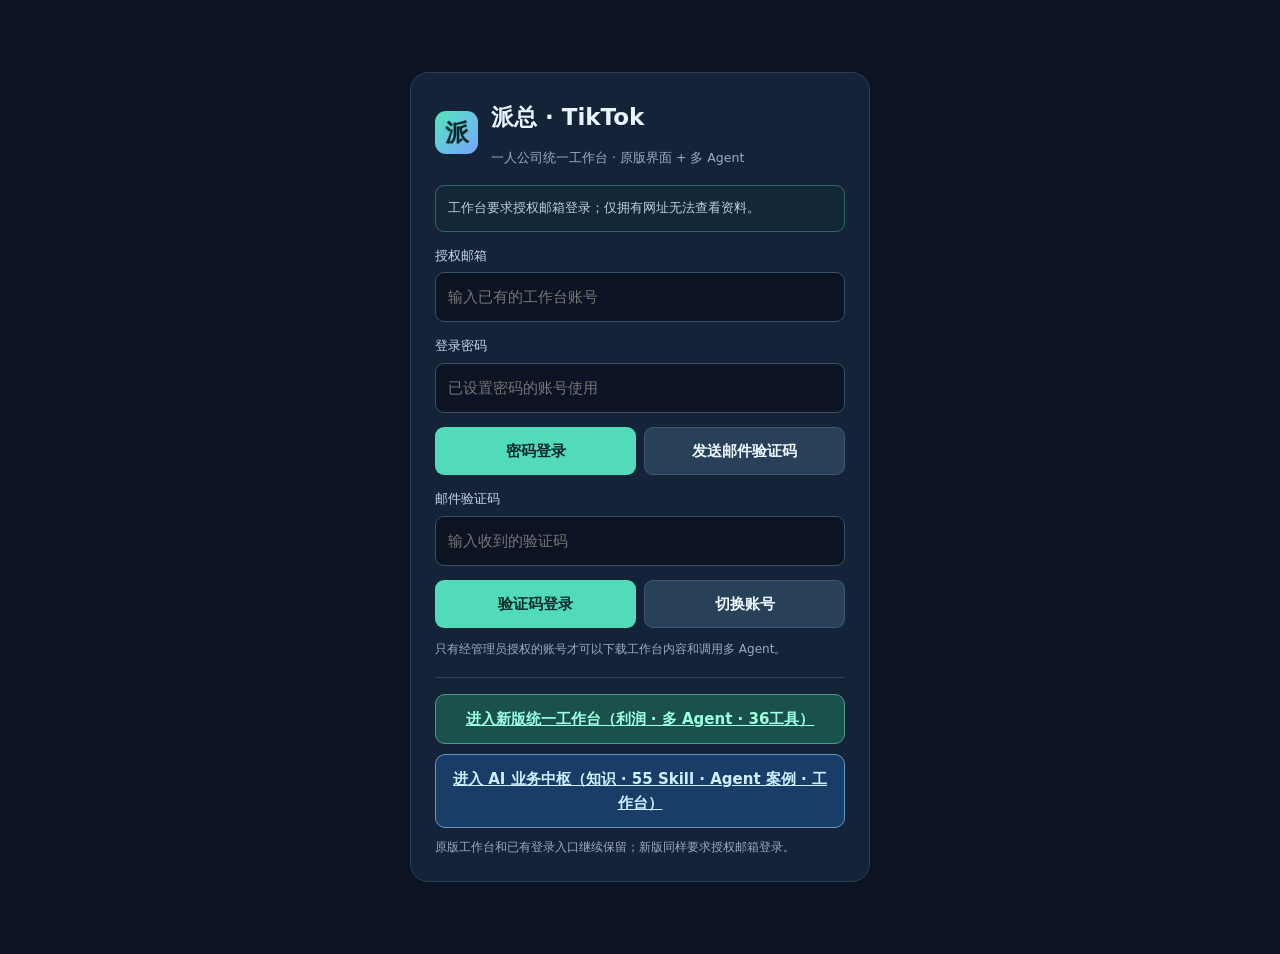
<file: index.html>
<!doctype html><html lang="zh-CN"><head><meta charset="utf-8"><meta name="viewport" content="width=device-width,initial-scale=1,viewport-fit=cover"><meta name="theme-color" content="#0c1322"><title>派总 · TikTok 一人公司统一工作台</title><style>
:root{color-scheme:dark}*{box-sizing:border-box}html,body{margin:0;min-height:100%;background:#0c1322;color:#eaf3ff;font:15px/1.6 system-ui,-apple-system,"PingFang SC",sans-serif}
main{max-width:460px;margin:8vh auto;padding:24px;background:#152339;border:1px solid #2a3b53;border-radius:18px}
h1{font-size:23px;margin:2px 0 9px}p{color:#9aacbf}label{display:block;font-size:13px;margin:14px 0 6px;color:#c7d6e9}input{width:100%;padding:12px;background:#0c1322;color:white;border:1px solid #39506b;border-radius:9px;font:inherit}button{padding:11px 14px;background:#294158;color:#ecf6ff;border:1px solid #405874;border-radius:9px;font:inherit;font-weight:650;cursor:pointer}button.primary{background:#52dbba;border:0;color:#082c29}.grid{display:grid;grid-template-columns:1fr 1fr;gap:8px;margin-top:14px}.grid button{width:100%}#status{border:1px solid #326271;background:#122837;border-radius:9px;padding:12px;font-size:13px;color:#bad0e2;margin-top:16px;overflow-wrap:anywhere}#status.error{border-color:#8e4557;color:#ffd9df;background:#39222e}.brand{display:flex;gap:13px;align-items:center}.mark{background:linear-gradient(135deg,#55e5bc,#75a5ff);color:#052a28;border-radius:11px;width:43px;height:43px;display:grid;place-items:center;font-size:24px;font-weight:900}small{color:#98acc4}a{color:#67ddca}#login{display:none}@media(max-width:520px){main{margin:7vh 12px 15px;padding:18px}h1{font-size:21px}}
</style></head><body><main><div class="brand"><div class="mark">派</div><div><h1>派总 · TikTok</h1><small>一人公司统一工作台 · 原版界面 + 多 Agent</small></div></div><div id="status" role="status">正在验证登录状态……</div><div id="login"><label>授权邮箱</label><input id="email" type="email" autocomplete="username" placeholder="输入已有的工作台账号"><label>登录密码</label><input id="pass" type="password" autocomplete="current-password" placeholder="已设置密码的账号使用"><div class="grid"><button class="primary" id="password">密码登录</button><button id="send">发送邮件验证码</button></div><label>邮件验证码</label><input id="code" inputmode="numeric" placeholder="输入收到的验证码"><div class="grid"><button class="primary" id="verify">验证码登录</button><button id="reset">切换账号</button></div><p style="font-size:12px">只有经管理员授权的账号才可以下载工作台内容和调用多 Agent。</p></div><div style="margin-top:18px;padding-top:16px;border-top:1px solid #30435b"><a href="./portal/" style="display:block;text-align:center;background:#1b514c;border:1px solid #4b9d8b;border-radius:10px;padding:12px;color:#9cffdf;font-weight:750">进入新版统一工作台（利润 · 多 Agent · 36工具）</a><a href="./hub/" style="display:block;text-align:center;background:#183e68;border:1px solid #6196c4;border-radius:10px;padding:12px;color:#cfeeff;font-weight:750;margin-top:10px">进入 AI 业务中枢（知识 · 55 Skill · Agent 案例 · 工作台）</a><p style="font-size:12px;margin:10px 0 0">原版工作台和已有登录入口继续保留；新版同样要求授权邮箱登录。</p></div></main>
<script>
(function(){
"use strict";
var root="https://rsiqtfaudqfdhckjovse.supabase.co",key="sb_publishable_2a9ay2duBlIDb_DXyyORfg_l8wnEYGn",store="paizong-auth-v1";
function read(){try{return JSON.parse(localStorage.getItem(store)||"null")}catch{return null}}
function save(v){try{localStorage.setItem(store,JSON.stringify(v))}catch{}}
function clear(){try{localStorage.removeItem(store)}catch{}}
async function request(path,method,body,token){
try{var r=await fetch(root+"/auth/v1/"+path,{method:method,headers:{"apikey":key,"Content-Type":"application/json",...(token?{Authorization:"Bearer "+token}:{})},body:body?JSON.stringify(body):undefined});var data=await r.json().catch(()=>({}));if(!r.ok)return {data:null,error:{message:data.msg||data.error_description||data.message||data.error||"HTTP "+r.status}};return {data:data,error:null}}catch(e){return {data:null,error:{message:"认证服务网络不可达："+e.message}}}
}
var auth={
async getSession(){var x=read();if(!x)return {data:{session:null},error:null};if(x.expires_at&&Date.now()/1000+60>=x.expires_at){if(!x.refresh_token){clear();return {data:{session:null},error:null}}var r=await request("token?grant_type=refresh_token","POST",{refresh_token:x.refresh_token});if(r.error){clear();return {data:{session:null},error:r.error}}x={...r.data,expires_at:Math.floor(Date.now()/1000)+(r.data.expires_in||3600)};save(x)}return {data:{session:x},error:null}},
async signInWithPassword(o){var r=await request("token?grant_type=password","POST",{email:o.email,password:o.password});if(!r.error){save({...r.data,expires_at:Math.floor(Date.now()/1000)+(r.data.expires_in||3600)})}return r},
async signInWithOtp(o){return request("otp","POST",{email:o.email,create_user:false})},
async verifyOtp(o){var r=await request("verify","POST",{email:o.email,token:o.token,type:o.type});if(!r.error&&r.data.access_token)save({...r.data,expires_at:Math.floor(Date.now()/1000)+(r.data.expires_in||3600)});return r},
async signOut(){var x=read();if(x?.access_token)await request("logout","POST",null,x.access_token);clear();return {error:null}}
};
window.supabase={createClient:function(){return {auth:auth}}};
})();
</script>
<script>
(function(){
const ROOT="https://rsiqtfaudqfdhckjovse.supabase.co",PUBLISHABLE="sb_publishable_2a9ay2duBlIDb_DXyyORfg_l8wnEYGn",ENDPOINT=ROOT+"/functions/v1/paizong-workbench-private";
const client=window.supabase?.createClient(ROOT,PUBLISHABLE),$=id=>document.getElementById(id);
function status(txt,error=false){$("status").textContent=txt;$("status").className=error?"error":""}
function showLogin(){ $("login").style.display="block" }
async function load(){
 if(!client){status("浏览器未能启动认证模块，请使用 Chrome 或系统浏览器打开。",true);return}
 status("正在核对登录及授权……");
 const x=await client.auth.getSession(),token=x.data?.session?.access_token;
 if(!token){status("工作台要求授权邮箱登录；仅拥有网址无法查看资料。");showLogin();return}
 try{
  const control=new AbortController(),timeout=setTimeout(()=>control.abort(),28000);
  let res;try{res=await fetch(ENDPOINT,{method:"POST",headers:{"apikey":PUBLISHABLE,"authorization":"Bearer "+token,"content-type":"application/json"},body:"{}",cache:"no-store",signal:control.signal})}finally{clearTimeout(timeout)}
  const data=await res.json().catch(()=>({}));
  if(!res.ok){if(res.status===401){await client.auth.signOut();status("登录状态失效，请重新登录。",true)}
  else if(res.status===403)status("此邮箱不在授权名单，无法进入工作台。",true);
  else status("工作台服务暂时不可用："+(data.error||"HTTP "+res.status),true);
  showLogin();return}
  if(!data.html||!data.html.includes("派总 · TikTok 一人公司统一工作台"))throw Error("收到的页面内容不完整");
  status("身份核验通过，正在打开原版工作台……");
  const html=data.html.replace("↗ 备份数据</button>","↗ 备份数据</button><button class=\"btn ghost\" data-action=\"logout-auth\">退出登录</button>");
  document.open();document.write(html);document.close();
 }catch(err){status("连接失败："+(err.name==="AbortError"?"请求超时":err.message)+"。请检查网络后重试。",true);showLogin()}
}
$("password").onclick=async()=>{status("正在登录……");const r=await client.auth.signInWithPassword({email:$("email").value.trim(),password:$("pass").value});if(r.error)status(r.error.message,true);else load()};
$("send").onclick=async()=>{status("正在申请验证码……");const r=await client.auth.signInWithOtp({email:$("email").value.trim(),options:{shouldCreateUser:false}});status(r.error?r.error.message:"验证码或登录链接已发送，请检查邮箱。",!!r.error)};
$("verify").onclick=async()=>{status("正在验证……");const r=await client.auth.verifyOtp({email:$("email").value.trim(),token:$("code").value.trim(),type:"email"});if(r.error)status(r.error.message,true);else load()};
$("reset").onclick=async()=>{await client.auth.signOut();$("email").value="";$("pass").value="";$("code").value="";status("已清除本机登录状态，请使用另一个已授权账号登录。")};
load();
})();
</script></body></html>
</file>
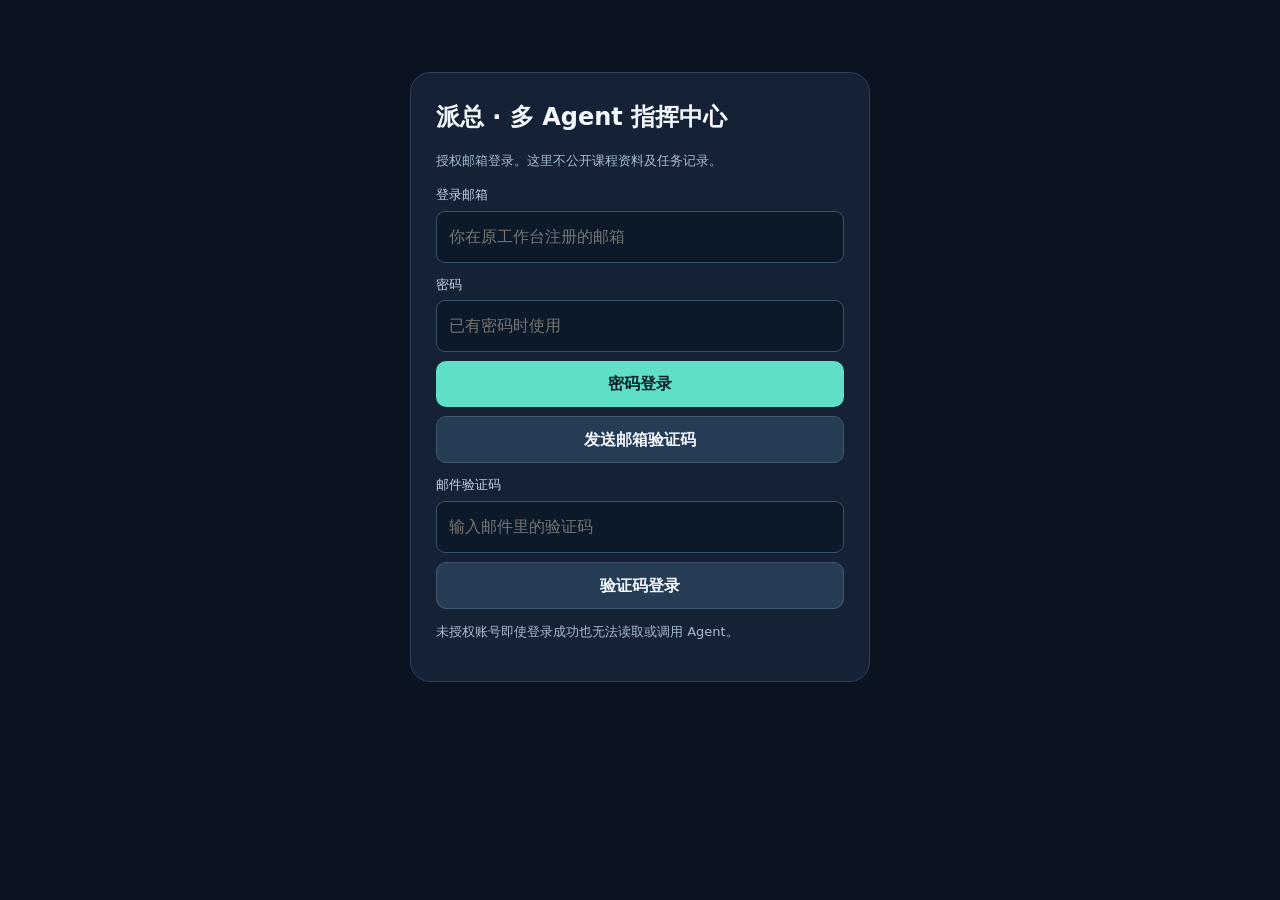
<file: agent-console/index.html>
<!doctype html><html lang="zh-CN"><head><meta charset="utf-8"><meta name="viewport" content="width=device-width,initial-scale=1"><title>派总·多Agent指挥中心 | 独立入口</title><style>
:root{--bg:#0b1320;--panel:#152236;--line:#2e405a;--mint:#60dfc7;--txt:#f3f7ff;--sub:#a6bad0}
*{box-sizing:border-box}body{margin:0;background:var(--bg);font-family:system-ui,"PingFang SC","Microsoft Yahei",sans-serif;color:var(--txt);line-height:1.6}button,input,select,textarea{font:inherit}button{cursor:pointer;color:var(--txt);background:#263c54;border:1px solid #405672;padding:10px 14px;border-radius:10px;font-weight:700}button:hover{filter:brightness(1.15)}button:disabled{opacity:.5}button.primary{background:var(--mint);color:#09212b;border:0}input,select,textarea{width:100%;border:1px solid #38506d;background:#0c1929;color:white;padding:12px;border-radius:9px}label{display:block;color:#c2d2e8;margin:12px 0 5px;font-size:13px}textarea{min-height:110px}.login{max-width:460px;margin:8vh auto;padding:25px;background:var(--panel);border-radius:20px;border:1px solid var(--line)}.login h1{margin-top:0;font-size:24px}.login button{width:100%;margin-top:9px}.hidden{display:none!important}.shell{display:grid;grid-template-columns:230px 1fr;min-height:100vh}.side{background:#111e30;padding:24px 14px;border-right:1px solid var(--line)}.logo{font-size:18px;font-weight:900;margin:0 10px 28px}.logo small{display:block;font-size:11px;color:var(--sub);font-weight:400}.nav{display:block;background:transparent;border:0;text-align:left;width:100%;font-size:15px;margin:3px 0;padding:12px 13px}.nav.active{background:#244052;color:var(--mint)}.main{padding:30px clamp(15px,3vw,40px);min-width:0;max-width:1500px;width:100%;margin:auto}h1{font-size:30px;margin:5px 0 15px}.sub{color:var(--sub);font-size:13px}.card{background:var(--panel);border:1px solid var(--line);border-radius:15px;padding:17px;margin-bottom:14px}.cols{display:grid;grid-template-columns:minmax(320px,0.8fr) minmax(0,1.2fr);gap:14px}.chips{display:flex;gap:8px;flex-wrap:wrap;align-items:center}.chip{border-radius:50px;padding:4px 9px;background:#2a3e55;font-size:12px}.good{color:#79eecb}.warn{color:#ffd28f}.bad{color:#ffa8b9}.item{display:block;width:100%;border:0;border-bottom:1px solid var(--line);background:none;text-align:left;border-radius:0;padding:13px 0;font-size:14px}.step{border:1px solid #2d4360;background:#101c2e;border-radius:12px;padding:12px;margin:10px 0}pre{overflow:auto;white-space:pre-wrap;overflow-wrap:anywhere;background:#0d1828;padding:13px;border-radius:9px;font-size:13px;max-height:380px}.rolegrid{display:grid;grid-template-columns:repeat(auto-fill,minmax(210px,1fr));gap:12px}.muted{color:var(--sub)}.notice{background:#183145;border:1px solid #2f5d62;padding:12px 14px;border-radius:10px;font-size:13px;margin:17px 0}#msg{position:fixed;bottom:15px;right:15px;background:#315364;padding:12px 15px;border-radius:9px;display:none;max-width:80vw}nav{display:flex;flex-direction:column}.empty{padding:20px 0;color:var(--sub)}@media(max-width:800px){.shell{display:block}.side{position:sticky;top:0;z-index:2;padding:10px}.logo{margin:0 0 8px;font-size:15px}.logo small{display:none}nav{flex-direction:row;overflow:auto}.nav{white-space:nowrap;width:auto;flex:0 0 auto;padding:9px;font-size:14px}.main{padding:15px 12px}h1{font-size:26px}.cols{grid-template-columns:1fr}.card{padding:14px}}
</style></head><body>
<div class="login hidden" id="login"><h1>派总 · 多 Agent 指挥中心</h1><p class="sub">授权邮箱登录。这里不公开课程资料及任务记录。</p><label>登录邮箱</label><input type="email" id="email" autocomplete="username" placeholder="你在原工作台注册的邮箱"><label>密码</label><input type="password" id="pass" autocomplete="current-password" placeholder="已有密码时使用"><button class="primary" id="password">密码登录</button><button id="send">发送邮箱验证码</button><label>邮件验证码</label><input id="code" inputmode="numeric" placeholder="输入邮件里的验证码"><button id="verify">验证码登录</button><p class="sub">未授权账号即使登录成功也无法读取或调用 Agent。</p></div>
<div id="app" class="shell hidden"><aside class="side"><div class="logo">派总 · AI 一人公司<small>TIKTOK MULTI-AGENT OS</small></div><nav><button class="nav active" data-tab="home">◈ 总览</button><button class="nav" data-tab="runs">☷ 任务接力</button><button class="nav" data-tab="roles">◉ 岗位模型</button><button class="nav" data-tab="qa">✓ 验收记录</button></nav></aside><main class="main"><div class="chips"><span class="chip" id="who"></span><button id="refresh">↻ 刷新</button><button id="logout">退出</button></div><h1 id="heading">经营总览</h1><div id="content"></div></main></div><div id="msg"></div>
<script>
(function(){
"use strict";
var root="https://rsiqtfaudqfdhckjovse.supabase.co",key="sb_publishable_2a9ay2duBlIDb_DXyyORfg_l8wnEYGn",store="paizong-auth-v1";
function read(){try{return JSON.parse(localStorage.getItem(store)||"null")}catch{return null}}
function save(v){try{localStorage.setItem(store,JSON.stringify(v))}catch{}}
function clear(){try{localStorage.removeItem(store)}catch{}}
async function request(path,method,body,token){
try{var r=await fetch(root+"/auth/v1/"+path,{method:method,headers:{"apikey":key,"Content-Type":"application/json",...(token?{Authorization:"Bearer "+token}:{})},body:body?JSON.stringify(body):undefined});var data=await r.json().catch(()=>({}));if(!r.ok)return {data:null,error:{message:data.msg||data.error_description||data.message||data.error||"HTTP "+r.status}};return {data:data,error:null}}catch(e){return {data:null,error:{message:"认证服务网络不可达："+e.message}}}
}
var auth={
async getSession(){var x=read();if(!x)return {data:{session:null},error:null};if(x.expires_at&&Date.now()/1000+60>=x.expires_at){if(!x.refresh_token){clear();return {data:{session:null},error:null}}var r=await request("token?grant_type=refresh_token","POST",{refresh_token:x.refresh_token});if(r.error){clear();return {data:{session:null},error:r.error}}x={...r.data,expires_at:Math.floor(Date.now()/1000)+(r.data.expires_in||3600)};save(x)}return {data:{session:x},error:null}},
async signInWithPassword(o){var r=await request("token?grant_type=password","POST",{email:o.email,password:o.password});if(!r.error){save({...r.data,expires_at:Math.floor(Date.now()/1000)+(r.data.expires_in||3600)})}return r},
async signInWithOtp(o){return request("otp","POST",{email:o.email,create_user:false})},
async verifyOtp(o){var r=await request("verify","POST",{email:o.email,token:o.token,type:o.type});if(!r.error&&r.data.access_token)save({...r.data,expires_at:Math.floor(Date.now()/1000)+(r.data.expires_in||3600)});return r},
async signOut(){var x=read();if(x?.access_token)await request("logout","POST",null,x.access_token);clear();return {error:null}}
};
window.supabase={createClient:function(){return {auth:auth}}};
})();
</script><script>
(function(){
var ROOT='https://rsiqtfaudqfdhckjovse.supabase.co',KEY='sb_publishable_2a9ay2duBlIDb_DXyyORfg_l8wnEYGn',API=ROOT+'/functions/v1/paizong-multi-agent';
var cli=window.supabase&&window.supabase.createClient(ROOT,KEY),S={tab:'home',catalog:null,runs:[],detail:null,id:null,working:false};
var g=id=>document.getElementById(id),esc=s=>String(s==null?'':s).replace(/[&<>"']/g,c=>({'&':'&amp;','<':'&lt;','>':'&gt;','"':'&quot;',"'":'&#39;'}[c]));
function msg(x){g('msg').textContent=x;g('msg').style.display='block';setTimeout(()=>g('msg').style.display='none',4500)}
async function call(action,args){var z=(await cli.auth.getSession()).data.session;if(!z)throw Error('未登录');var r=await fetch(API,{method:'POST',headers:{'apikey':KEY,'authorization':'Bearer '+z.access_token,'content-type':'application/json'},body:JSON.stringify(Object.assign({action:action},args||{}))});var v=await r.json();if(!r.ok)throw Error(v.error||'执行失败');return v}
function status(x){var t={queued:'待执行',running:'执行中',blocked:'阻塞',review:'待验收',completed:'已验收',rejected:'已打回',pending:'待运行',done:'已完成',working:'进行中',failed:'失败'};return '<span class="chip '+(['completed','done'].includes(x)?'good':['blocked','failed','rejected'].includes(x)?'bad':'warn')+'">'+esc(t[x]||x)+'</span>'}
function login(){g('login').classList.remove('hidden');g('app').classList.add('hidden')}
async function init(){if(!cli)return login();var x=(await cli.auth.getSession()).data.session;if(!x)return login();try{S.catalog=await call('catalog');g('who').textContent=S.catalog.user;g('login').classList.add('hidden');g('app').classList.remove('hidden');await reload()}catch(e){login();msg(e.message==='not_whitelisted'?'此账号不在 Agent 授权名单':e.message)}}
async function reload(){S.runs=(await call('list')).runs||[];if(S.id){S.detail=await call('detail',{run_id:S.id})}render()}
function go(tab){S.tab=tab;document.querySelectorAll('[data-tab]').forEach(x=>x.classList.toggle('active',x.dataset.tab===tab));render()}
function render(){var titles={home:'经营总览',runs:'任务接力',roles:'岗位与模型',qa:'老板验收'};g('heading').textContent=titles[S.tab];var e=g('content');if(S.tab==='home'){var n=S.runs.length,done=S.runs.filter(x=>x.status==='completed').length;var cfg=S.catalog.providers;var online=Object.values(cfg).filter(Boolean).length;e.innerHTML='<div class="notice">总调度→岗位模型→审计→人工批准→老板最终验收。没有 API Key 时会中止，不会假装已调用模型。</div><div class="cols"><div class="card"><h2>'+n+' 个任务</h2><p class="muted">已完成验收 '+done+' 个 · 已接模型 '+online+'/4</p><button class="primary" id="start">＋ 创建经营任务</button></div><div class="card"><h2>原工作台</h2><p class="sub">已有的经营 OS 继续独立保存，不修改其任务数据。</p><p><a style="color:#60dfc7" target="_blank" rel="noreferrer" href="'+ROOT+'/functions/v1/paizong-agent-os">进入原 AI 公司 OS</a></p></div></div><div class="card"><h2>最新任务</h2><div id="latest"></div></div>';g('start').onclick=()=>go('runs');g('latest').innerHTML=S.runs.map(x=>'<button class="item" data-id="'+esc(x.id)+'">'+esc(x.title)+' · '+status(x.status)+'</button>').join('')||'<div class="empty">暂无任务</div>';bindOpen();return}
if(S.tab==='roles'){e.innerHTML='<div class="notice">这些岗位有独立提示词、模型与输出记录。显示已配置仅代表服务端存在密钥，实际模型通路必须通过任务执行验证。</div><div class="rolegrid">'+Object.entries(S.catalog.roles).map(([id,r])=>'<div class="card"><b>'+esc(r[0])+'</b><p class="sub">'+esc(r[3])+'</p><p class="sub">'+esc(r[1]+' / '+r[2])+'</p><span class="chip '+(S.catalog.providers[r[1]]?'good':'bad')+'">'+(S.catalog.providers[r[1]]?'已配置':'未配置 Key')+'</span></div>').join('')+'</div><div class="notice">密钥只在 Supabase Edge Functions → Secrets 设置：OPENAI_API_KEY、GEMINI_API_KEY、DEEPSEEK_API_KEY、ANTHROPIC_API_KEY。不要放到前端。</div>';return}
if(S.tab==='qa'){e.innerHTML='<div class="card"><h2>验收台账</h2><p class="sub">只有全部真实岗位步骤完成后，任务才可进入老板最终验收。</p><div id="latest"></div></div>';g('latest').innerHTML=S.runs.map(x=>'<button class="item" data-id="'+esc(x.id)+'">'+esc(x.title)+' · '+status(x.status)+'</button>').join('')||'<div class="empty">暂无验收记录</div>';bindOpen();return}
e.innerHTML='<div class="notice">共有11条协作流程（R0–R10）。市场研究岗位没有实时联网工具，缺少数据就明确标【待核】。</div><div class="cols"><div class="card"><h2>创建任务</h2><label>选择流程</label><select id="flow"></select><label>任务标题</label><input id="title" placeholder="例如：泰国站女装是否值得测试"><label>实际资料与目标</label><textarea id="brief" placeholder="产品、站点、售价、成本、库存、预算、可核查链接、希望交付的结果（至少10字）"></textarea><p><button class="primary" id="create">创建并分工</button></p><h2>任务列表</h2><div id="latest"></div></div><div class="card"><h2>执行与交付</h2><div id="detail" class="empty">请选择任务</div></div></div>';g('flow').innerHTML=Object.entries(S.catalog.flows).map(([k,v])=>'<option value="'+k+'">'+k+' · '+esc(v[0])+'</option>').join('');g('create').onclick=async()=>{try{var v=await call('create',{workflow:g('flow').value,title:g('title').value.trim(),brief:g('brief').value.trim()});S.id=v.run_id;await reload();msg('任务已创建，模型尚未调用')}catch(e){msg(e.message)}};g('latest').innerHTML=S.runs.map(x=>'<button class="item" data-id="'+esc(x.id)+'">'+esc(x.title)+' · '+status(x.status)+'</button>').join('')||'<div class="empty">暂无任务</div>';bindOpen();if(S.detail)detail()}
function bindOpen(){document.querySelectorAll('[data-id]').forEach(b=>b.onclick=async()=>{try{S.id=b.dataset.id;S.detail=await call('detail',{run_id:S.id});go('runs')}catch(e){msg(e.message)}})}
function detail(){var d=S.detail,r=d.run;g('detail').className='';g('detail').innerHTML='<b>'+esc(r.title)+'</b> '+status(r.status)+'<p class="sub">'+esc(r.brief)+'</p><div class="chips"><button class="primary" id="auto">▶ 一键接力</button><button id="single">下一步</button><button id="gate">人工批准</button><button id="retry">重试</button><button id="approve">最终验收</button><button id="reject">打回</button></div><h3>岗位执行记录</h3>'+d.steps.map(x=>'<div class="step"><b>'+esc((x.seq+1)+'. '+x.title)+'</b> '+status(x.status)+'<div class="sub">'+esc(x.provider)+'</div>'+(x.output_text?'<pre>'+esc(x.output_text)+'</pre>':'')+(x.error_text?'<div class="bad">'+esc(x.error_text)+'</div>':'')+'</div>').join('')+'<h3>审计日志</h3>'+(d.events.map(x=>'<p class="sub">'+esc(x.created_at.slice(0,19))+' '+x.action+' '+esc(x.detail)+'</p>').join('')||'<p class="sub">暂无调用记录</p>');g('auto').onclick=()=>run(true);g('single').onclick=()=>run(false);g('gate').onclick=async()=>{if(confirm('已核查本关口并批准继续？这不代表真实发布、付款、寄样已发生'))await action('gate',{confirmation:'我已核查并批准本关口'})};g('retry').onclick=()=>action('retry');g('approve').onclick=()=>review('approved');g('reject').onclick=()=>review('rejected')}
async function action(name,extra){try{await call(name,Object.assign({run_id:S.id},extra||{}));await reload()}catch(e){msg(e.message)}}
async function run(auto){if(S.working)return;S.working=true;try{for(var i=0;i<(auto?12:1);i++){var x=await call('step',{run_id:S.id});S.detail=await call('detail',{run_id:S.id});detail();if(x.state!=='done'){msg(x.message||x.error||x.secret||x.state);break}msg(x.agent+' 已交付 / '+x.provider)}}catch(e){msg(e.message)}finally{S.working=false;await reload()}}
async function review(decision){if(!confirm('确认最终'+(decision==='approved'?'验收通过':'验收打回')+'？'))return;await action('review',{decision:decision,note:prompt('验收依据或拒绝原因')||''})}
g('password').onclick=async()=>{if(!cli)return;var r=await cli.auth.signInWithPassword({email:g('email').value.trim(),password:g('pass').value});r.error?msg(r.error.message):init()};
g('send').onclick=async()=>{if(!cli)return;var r=await cli.auth.signInWithOtp({email:g('email').value.trim(),options:{shouldCreateUser:false}});msg(r.error?r.error.message:'邮件已发送，查看验证码或登录链接')};
g('verify').onclick=async()=>{if(!cli)return;var r=await cli.auth.verifyOtp({email:g('email').value.trim(),token:g('code').value.trim(),type:'email'});r.error?msg(r.error.message):init()};
g('logout').onclick=async()=>{await cli.auth.signOut();login()};g('refresh').onclick=()=>reload().catch(e=>msg(e.message));document.querySelectorAll('[data-tab]').forEach(x=>x.onclick=()=>go(x.dataset.tab));init();
})();
</script></body></html>
</file>
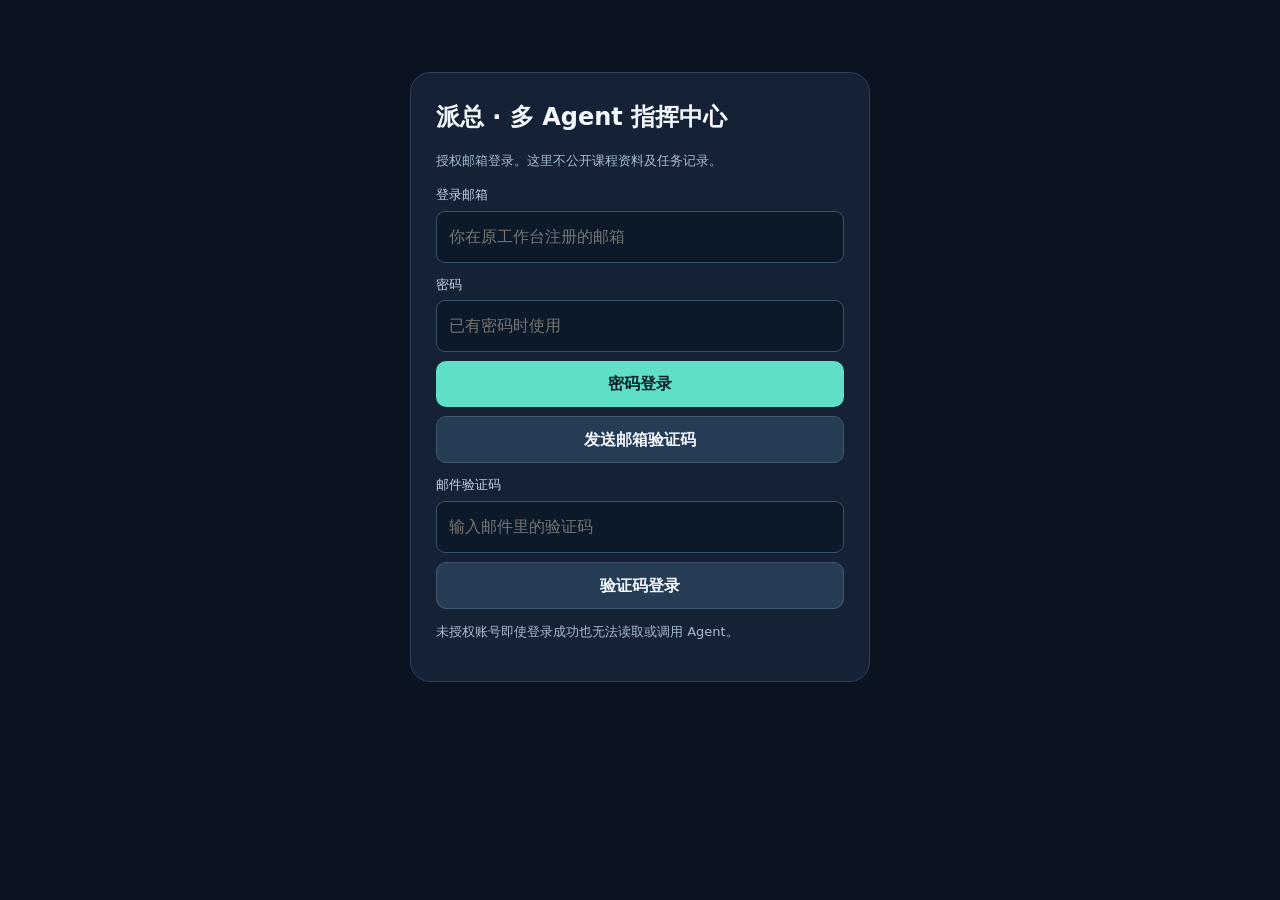
<file: docs/index.html>
<!doctype html><html lang="zh-CN"><head><meta charset="utf-8"><meta name="viewport" content="width=device-width,initial-scale=1"><title>派总·多Agent指挥中心 | 独立入口</title><style>
:root{--bg:#0b1320;--panel:#152236;--line:#2e405a;--mint:#60dfc7;--txt:#f3f7ff;--sub:#a6bad0}
*{box-sizing:border-box}body{margin:0;background:var(--bg);font-family:system-ui,"PingFang SC","Microsoft Yahei",sans-serif;color:var(--txt);line-height:1.6}button,input,select,textarea{font:inherit}button{cursor:pointer;color:var(--txt);background:#263c54;border:1px solid #405672;padding:10px 14px;border-radius:10px;font-weight:700}button:hover{filter:brightness(1.15)}button:disabled{opacity:.5}button.primary{background:var(--mint);color:#09212b;border:0}input,select,textarea{width:100%;border:1px solid #38506d;background:#0c1929;color:white;padding:12px;border-radius:9px}label{display:block;color:#c2d2e8;margin:12px 0 5px;font-size:13px}textarea{min-height:110px}.login{max-width:460px;margin:8vh auto;padding:25px;background:var(--panel);border-radius:20px;border:1px solid var(--line)}.login h1{margin-top:0;font-size:24px}.login button{width:100%;margin-top:9px}.hidden{display:none!important}.shell{display:grid;grid-template-columns:230px 1fr;min-height:100vh}.side{background:#111e30;padding:24px 14px;border-right:1px solid var(--line)}.logo{font-size:18px;font-weight:900;margin:0 10px 28px}.logo small{display:block;font-size:11px;color:var(--sub);font-weight:400}.nav{display:block;background:transparent;border:0;text-align:left;width:100%;font-size:15px;margin:3px 0;padding:12px 13px}.nav.active{background:#244052;color:var(--mint)}.main{padding:30px clamp(15px,3vw,40px);min-width:0;max-width:1500px;width:100%;margin:auto}h1{font-size:30px;margin:5px 0 15px}.sub{color:var(--sub);font-size:13px}.card{background:var(--panel);border:1px solid var(--line);border-radius:15px;padding:17px;margin-bottom:14px}.cols{display:grid;grid-template-columns:minmax(320px,0.8fr) minmax(0,1.2fr);gap:14px}.chips{display:flex;gap:8px;flex-wrap:wrap;align-items:center}.chip{border-radius:50px;padding:4px 9px;background:#2a3e55;font-size:12px}.good{color:#79eecb}.warn{color:#ffd28f}.bad{color:#ffa8b9}.item{display:block;width:100%;border:0;border-bottom:1px solid var(--line);background:none;text-align:left;border-radius:0;padding:13px 0;font-size:14px}.step{border:1px solid #2d4360;background:#101c2e;border-radius:12px;padding:12px;margin:10px 0}pre{overflow:auto;white-space:pre-wrap;overflow-wrap:anywhere;background:#0d1828;padding:13px;border-radius:9px;font-size:13px;max-height:380px}.rolegrid{display:grid;grid-template-columns:repeat(auto-fill,minmax(210px,1fr));gap:12px}.muted{color:var(--sub)}.notice{background:#183145;border:1px solid #2f5d62;padding:12px 14px;border-radius:10px;font-size:13px;margin:17px 0}#msg{position:fixed;bottom:15px;right:15px;background:#315364;padding:12px 15px;border-radius:9px;display:none;max-width:80vw}nav{display:flex;flex-direction:column}.empty{padding:20px 0;color:var(--sub)}@media(max-width:800px){.shell{display:block}.side{position:sticky;top:0;z-index:2;padding:10px}.logo{margin:0 0 8px;font-size:15px}.logo small{display:none}nav{flex-direction:row;overflow:auto}.nav{white-space:nowrap;width:auto;flex:0 0 auto;padding:9px;font-size:14px}.main{padding:15px 12px}h1{font-size:26px}.cols{grid-template-columns:1fr}.card{padding:14px}}
</style></head><body>
<div class="login hidden" id="login"><h1>派总 · 多 Agent 指挥中心</h1><p class="sub">授权邮箱登录。这里不公开课程资料及任务记录。</p><label>登录邮箱</label><input type="email" id="email" autocomplete="username" placeholder="你在原工作台注册的邮箱"><label>密码</label><input type="password" id="pass" autocomplete="current-password" placeholder="已有密码时使用"><button class="primary" id="password">密码登录</button><button id="send">发送邮箱验证码</button><label>邮件验证码</label><input id="code" inputmode="numeric" placeholder="输入邮件里的验证码"><button id="verify">验证码登录</button><p class="sub">未授权账号即使登录成功也无法读取或调用 Agent。</p></div>
<div id="app" class="shell hidden"><aside class="side"><div class="logo">派总 · AI 一人公司<small>TIKTOK MULTI-AGENT OS</small></div><nav><button class="nav active" data-tab="home">◈ 总览</button><button class="nav" data-tab="runs">☷ 任务接力</button><button class="nav" data-tab="roles">◉ 岗位模型</button><button class="nav" data-tab="qa">✓ 验收记录</button><button class="nav" data-tab="tone">✎ 文案质检</button></nav></aside><main class="main"><div class="chips"><span class="chip" id="who"></span><button id="refresh">↻ 刷新</button><button id="logout">退出</button></div><h1 id="heading">经营总览</h1><div id="content"></div></main></div><div id="msg"></div>
<script>
(function(){
"use strict";
var root="https://rsiqtfaudqfdhckjovse.supabase.co",key="sb_publishable_2a9ay2duBlIDb_DXyyORfg_l8wnEYGn",store="paizong-auth-v1";
function read(){try{return JSON.parse(localStorage.getItem(store)||"null")}catch{return null}}
function save(v){try{localStorage.setItem(store,JSON.stringify(v))}catch{}}
function clear(){try{localStorage.removeItem(store)}catch{}}
async function request(path,method,body,token){
try{var r=await fetch(root+"/auth/v1/"+path,{method:method,headers:{"apikey":key,"Content-Type":"application/json",...(token?{Authorization:"Bearer "+token}:{})},body:body?JSON.stringify(body):undefined});var data=await r.json().catch(()=>({}));if(!r.ok)return {data:null,error:{message:data.msg||data.error_description||data.message||data.error||"HTTP "+r.status}};return {data:data,error:null}}catch(e){return {data:null,error:{message:"认证服务网络不可达："+e.message}}}
}
var auth={
async getSession(){var x=read();if(!x)return {data:{session:null},error:null};if(x.expires_at&&Date.now()/1000+60>=x.expires_at){if(!x.refresh_token){clear();return {data:{session:null},error:null}}var r=await request("token?grant_type=refresh_token","POST",{refresh_token:x.refresh_token});if(r.error){clear();return {data:{session:null},error:r.error}}x={...r.data,expires_at:Math.floor(Date.now()/1000)+(r.data.expires_in||3600)};save(x)}return {data:{session:x},error:null}},
async signInWithPassword(o){var r=await request("token?grant_type=password","POST",{email:o.email,password:o.password});if(!r.error){save({...r.data,expires_at:Math.floor(Date.now()/1000)+(r.data.expires_in||3600)})}return r},
async signInWithOtp(o){return request("otp","POST",{email:o.email,create_user:false})},
async verifyOtp(o){var r=await request("verify","POST",{email:o.email,token:o.token,type:o.type});if(!r.error&&r.data.access_token)save({...r.data,expires_at:Math.floor(Date.now()/1000)+(r.data.expires_in||3600)});return r},
async signOut(){var x=read();if(x?.access_token)await request("logout","POST",null,x.access_token);clear();return {error:null}}
};
window.supabase={createClient:function(){return {auth:auth}}};
})();
</script><script>
(function(){
var ROOT='https://rsiqtfaudqfdhckjovse.supabase.co',KEY='sb_publishable_2a9ay2duBlIDb_DXyyORfg_l8wnEYGn',API=ROOT+'/functions/v1/paizong-multi-agent';
var cli=window.supabase&&window.supabase.createClient(ROOT,KEY),S={tab:'home',catalog:null,runs:[],detail:null,id:null,working:false};
var g=id=>document.getElementById(id),esc=s=>String(s==null?'':s).replace(/[&<>"']/g,c=>({'&':'&amp;','<':'&lt;','>':'&gt;','"':'&quot;',"'":'&#39;'}[c]));
function msg(x){g('msg').textContent=x;g('msg').style.display='block';setTimeout(()=>g('msg').style.display='none',4500)}
async function call(action,args){var z=(await cli.auth.getSession()).data.session;if(!z)throw Error('未登录');var r=await fetch(API,{method:'POST',headers:{'apikey':KEY,'authorization':'Bearer '+z.access_token,'content-type':'application/json'},body:JSON.stringify(Object.assign({action:action},args||{}))});var v=await r.json();if(!r.ok)throw Error(v.error||'执行失败');return v}
function status(x){var t={queued:'待执行',running:'执行中',blocked:'阻塞',review:'待验收',completed:'已验收',rejected:'已打回',pending:'待运行',done:'已完成',working:'进行中',failed:'失败'};return '<span class="chip '+(['completed','done'].includes(x)?'good':['blocked','failed','rejected'].includes(x)?'bad':'warn')+'">'+esc(t[x]||x)+'</span>'}
function login(){g('login').classList.remove('hidden');g('app').classList.add('hidden')}
async function init(){if(!cli)return login();var x=(await cli.auth.getSession()).data.session;if(!x)return login();try{S.catalog=await call('catalog');g('who').textContent=S.catalog.user;g('login').classList.add('hidden');g('app').classList.remove('hidden');await reload()}catch(e){login();msg(e.message==='not_whitelisted'?'此账号不在 Agent 授权名单':e.message)}}
async function reload(){S.runs=(await call('list')).runs||[];if(S.id){S.detail=await call('detail',{run_id:S.id})}render()}
function go(tab){S.tab=tab;document.querySelectorAll('[data-tab]').forEach(x=>x.classList.toggle('active',x.dataset.tab===tab));render()}
function render(){var titles={home:'经营总览',runs:'任务接力',roles:'岗位与模型',qa:'老板验收',tone:'去 AI 味质检'};g('heading').textContent=titles[S.tab];var e=g('content');if(S.tab==='home'){var n=S.runs.length,done=S.runs.filter(x=>x.status==='completed').length;var cfg=S.catalog.providers;var online=Object.values(cfg).filter(Boolean).length;e.innerHTML='<div class="notice">总调度→岗位模型→审计→人工批准→老板最终验收。没有 API Key 时会中止，不会假装已调用模型。</div><div class="cols"><div class="card"><h2>'+n+' 个任务</h2><p class="muted">已完成验收 '+done+' 个 · 已接模型 '+online+'/4</p><button class="primary" id="start">＋ 创建经营任务</button></div><div class="card"><h2>原工作台</h2><p class="sub">已有的经营 OS 继续独立保存，不修改其任务数据。</p><p><a style="color:#60dfc7" target="_blank" rel="noreferrer" href="'+ROOT+'/functions/v1/paizong-agent-os">进入原 AI 公司 OS</a></p></div></div><div class="card"><h2>最新任务</h2><div id="latest"></div></div>';g('start').onclick=()=>go('runs');g('latest').innerHTML=S.runs.map(x=>'<button class="item" data-id="'+esc(x.id)+'">'+esc(x.title)+' · '+status(x.status)+'</button>').join('')||'<div class="empty">暂无任务</div>';bindOpen();return}
if(S.tab==='roles'){e.innerHTML='<div class="notice">这些岗位有独立提示词、模型与输出记录。显示已配置仅代表服务端存在密钥，实际模型通路必须通过任务执行验证。</div><div class="rolegrid">'+Object.entries(S.catalog.roles).map(([id,r])=>'<div class="card"><b>'+esc(r[0])+'</b><p class="sub">'+esc(r[3])+'</p><p class="sub">'+esc(r[1]+' / '+r[2])+'</p><span class="chip '+(S.catalog.providers[r[1]]?'good':'bad')+'">'+(S.catalog.providers[r[1]]?'已配置':'未配置 Key')+'</span></div>').join('')+'</div><div class="notice">密钥只在 Supabase Edge Functions → Secrets 设置：OPENAI_API_KEY、GEMINI_API_KEY、DEEPSEEK_API_KEY、ANTHROPIC_API_KEY。不要放到前端。</div>';return}
if(S.tab==='qa'){e.innerHTML='<div class="card"><h2>验收台账</h2><p class="sub">只有全部真实岗位步骤完成后，任务才可进入老板最终验收。</p><div id="latest"></div></div>';g('latest').innerHTML=S.runs.map(x=>'<button class="item" data-id="'+esc(x.id)+'">'+esc(x.title)+' · '+status(x.status)+'</button>').join('')||'<div class="empty">暂无验收记录</div>';bindOpen();return}
if(S.tab==='tone'){e.innerHTML=`
<div class="notice"><b>去 AI 味质检员 V1</b> · 先扫机械化句式，再由内容审核岗判断。浏览器本地处理文案，不调用模型、不上传文本、不自动改稿；此页面不代替核数关、版权审核或传播验证。</div>
<div class="cols"><div class="card"><h2>待审文案</h2>
<label>内容类型</label><select id="toneType"><option value="二创B方案">二创B方案</option><option value="原创口播">原创口播</option><option value="TikTok教学">TikTok教学</option><option value="公众号">公众号</option><option value="X推文">X推文</option><option value="闲鱼文案">闲鱼文案</option></select>
<label>文案全文</label><textarea id="toneDraft" style="min-height:220px" placeholder="粘贴完整文案；扫描只做提示，不会修改原稿"></textarea>
<details><summary class="sub">保护项（可选，二创B方案应填写）</summary>
<label>原标题（禁止修改）</label><input id="toneTitle" placeholder="原视频标题">
<label>开头第一句（禁止修改）</label><input id="toneOpening" placeholder="视频开头原句">
<label>必须保留的核心观点（每行一条）</label><textarea id="tonePoints" placeholder="观点1&#10;观点2&#10;观点3" style="min-height:84px"></textarea>
</details>
<p class="chips"><button class="primary" id="toneRun">扫描文案</button><button id="toneCopy">复制给 Agent 的审核指令</button></p>
<p class="sub">只检测常见套话、机械衔接和对比结构；规则命中不代表一定有AI味，数值只提示核对。</p>
</div><div class="card"><h2>质检结果</h2><div id="toneResult" class="empty">粘贴文案后点击“扫描文案”。建议仅用于编辑初筛。</div></div></div>`;
g('toneRun').onclick=()=>{var draft=g('toneDraft').value.trim();if(!draft){msg('请先粘贴文案');return;}var hit=toneLocalScan(draft);var lines=['<p><b>规则候选 '+hit.length+' 处</b>（不是AI生成概率，也不是需修改处数）</p>'];if(!hit.length)lines.push('<p class="good">未发现当前规则覆盖的明显模板句。仍需审核内容真实性、口播节奏及版权。</p>');for(var i=0;i<hit.length;i++){var h=hit[i];lines.push('<div class="step"><b>'+esc((i+1)+'. '+h.name)+'</b> <span class="chip">'+esc(h.decision)+'</span><p>'+esc(h.quote)+'</p><p class="sub">'+esc(h.advice)+'</p></div>')}var nums=(draft.match(/\d+(?:\.\d+)?\s*(?:%|元|美元|天|个月|家|单|小时|分)/g)||[]);lines.push('<div class="notice">核数提醒：检测到 '+nums.length+' 个可能涉及数量、金额或周期的表达。数字原文不在此自动核验；必须走独立核数关。</div>');g('toneResult').innerHTML=lines.join('')};
g('toneCopy').onclick=async()=>{var draft=g('toneDraft').value.trim();if(!draft){msg('请先粘贴文案');return;}var policy=['你是内容工厂的去AI味质检员。先做候选检测、逐条判误报、给局部替换建议；未经确认不直接重写。','不能擅改标题、开头第一句、三个核心观点、数字/币种/日期/限制词、引语、URL和事实因果。','二创B方案：保留原标题、开头第一句、三个核心观点；另外两条观点须提供新证据。','把政策、收益、市场数据交核数关判断，不许在润色中补造。','对故事冲突、反问、排比和直播口播句优先保留；报告区分建议改/保留/误报/待核。','输出：位置、原句、原因、拟改句、核数关风险、保护内容检查；不能以检测分数证明流量增长。','内容类型：'+g('toneType').value,'原标题：'+(g('toneTitle').value||'（未填写）'),'原开头第一句：'+(g('toneOpening').value||'（未填写）'),'保留观点：'+(g('tonePoints').value||'（未填写）'),'需要审核的全文：\n'+draft].join('\n');try{await navigator.clipboard.writeText(policy);msg('已复制审核指令，可交给现有内容Agent执行语义复核')}catch(e){msg('浏览器剪贴板权限不足，请手动复制文案')}};return}
e.innerHTML='<div class="notice">共有11条协作流程（R0–R10）。市场研究岗位没有实时联网工具，缺少数据就明确标【待核】。</div><div class="cols"><div class="card"><h2>创建任务</h2><label>选择流程</label><select id="flow"></select><label>任务标题</label><input id="title" placeholder="例如：泰国站女装是否值得测试"><label>实际资料与目标</label><textarea id="brief" placeholder="产品、站点、售价、成本、库存、预算、可核查链接、希望交付的结果（至少10字）"></textarea><p><button class="primary" id="create">创建并分工</button></p><h2>任务列表</h2><div id="latest"></div></div><div class="card"><h2>执行与交付</h2><div id="detail" class="empty">请选择任务</div></div></div>';g('flow').innerHTML=Object.entries(S.catalog.flows).map(([k,v])=>'<option value="'+k+'">'+k+' · '+esc(v[0])+'</option>').join('');g('create').onclick=async()=>{try{var v=await call('create',{workflow:g('flow').value,title:g('title').value.trim(),brief:g('brief').value.trim()});S.id=v.run_id;await reload();msg('任务已创建，模型尚未调用')}catch(e){msg(e.message)}};g('latest').innerHTML=S.runs.map(x=>'<button class="item" data-id="'+esc(x.id)+'">'+esc(x.title)+' · '+status(x.status)+'</button>').join('')||'<div class="empty">暂无任务</div>';bindOpen();if(S.detail)detail()}
function toneLocalScan(input){
 var checks=[
 {name:'话题前置空壳',re:/(?:对于.{2,18}来说|在.{2,16}方面)/g,decision:'建议检查',advice:'能否直接把对象放在句首？优先最小修改。'},
 {name:'固定总结套话',re:/(?:一句话总结|综上所述|总而言之|换句话说|说白了)[：:,，]/g,decision:'建议检查',advice:'若未提供新信息，试删提示语；如承担有效转折则保留。'},
 {name:'机械过渡',re:/(?:与此同时|此外|然而|因此)[，,]/g,decision:'建议检查',advice:'检查前后因果及转折是否成立；有真实逻辑关系时保留。'},
 {name:'空泛商业词',re:/(?:全面赋能|高效赋能|深度赋能|实现闭环|打造生态闭环|提供坚实支撑|持续赋能)/g,decision:'建议检查',advice:'能否说清具体动作、对象和可验证的结果？不要凭空补数字。'},
 {name:'对比句式',re:/(?:不是.{2,24}而是.{2,30}|并非.{2,24}而是.{2,30})/g,decision:'人工判断',advice:'可能是短视频强钩子！在故事冲突、观点反转和保护区中应优先保留，不自动删。'}
 ];
 var out=[]; for(var i=0;i<checks.length;i++){var c=checks[i],m; c.re.lastIndex=0;while((m=c.re.exec(input))!==null){out.push({name:c.name,quote:m[0],decision:c.decision,advice:c.advice,at:m.index});if(out.length>=80)return out.sort((a,b)=>a.at-b.at);if(!m[0])c.re.lastIndex++}}
 return out.sort((a,b)=>a.at-b.at);
}
function bindOpen(){document.querySelectorAll('[data-id]').forEach(b=>b.onclick=async()=>{try{S.id=b.dataset.id;S.detail=await call('detail',{run_id:S.id});go('runs')}catch(e){msg(e.message)}})}
function detail(){var d=S.detail,r=d.run;g('detail').className='';g('detail').innerHTML='<b>'+esc(r.title)+'</b> '+status(r.status)+'<p class="sub">'+esc(r.brief)+'</p><div class="chips"><button class="primary" id="auto">▶ 一键接力</button><button id="single">下一步</button><button id="gate">人工批准</button><button id="retry">重试</button><button id="approve">最终验收</button><button id="reject">打回</button></div><h3>岗位执行记录</h3>'+d.steps.map(x=>'<div class="step"><b>'+esc((x.seq+1)+'. '+x.title)+'</b> '+status(x.status)+'<div class="sub">'+esc(x.provider)+'</div>'+(x.output_text?'<pre>'+esc(x.output_text)+'</pre>':'')+(x.error_text?'<div class="bad">'+esc(x.error_text)+'</div>':'')+'</div>').join('')+'<h3>审计日志</h3>'+(d.events.map(x=>'<p class="sub">'+esc(x.created_at.slice(0,19))+' '+x.action+' '+esc(x.detail)+'</p>').join('')||'<p class="sub">暂无调用记录</p>');g('auto').onclick=()=>run(true);g('single').onclick=()=>run(false);g('gate').onclick=async()=>{if(confirm('已核查本关口并批准继续？这不代表真实发布、付款、寄样已发生'))await action('gate',{confirmation:'我已核查并批准本关口'})};g('retry').onclick=()=>action('retry');g('approve').onclick=()=>review('approved');g('reject').onclick=()=>review('rejected')}
async function action(name,extra){try{await call(name,Object.assign({run_id:S.id},extra||{}));await reload()}catch(e){msg(e.message)}}
async function run(auto){if(S.working)return;S.working=true;try{for(var i=0;i<(auto?12:1);i++){var x=await call('step',{run_id:S.id});S.detail=await call('detail',{run_id:S.id});detail();if(x.state!=='done'){msg(x.message||x.error||x.secret||x.state);break}msg(x.agent+' 已交付 / '+x.provider)}}catch(e){msg(e.message)}finally{S.working=false;await reload()}}
async function review(decision){if(!confirm('确认最终'+(decision==='approved'?'验收通过':'验收打回')+'？'))return;await action('review',{decision:decision,note:prompt('验收依据或拒绝原因')||''})}
g('password').onclick=async()=>{if(!cli)return;var r=await cli.auth.signInWithPassword({email:g('email').value.trim(),password:g('pass').value});r.error?msg(r.error.message):init()};
g('send').onclick=async()=>{if(!cli)return;var r=await cli.auth.signInWithOtp({email:g('email').value.trim(),options:{shouldCreateUser:false}});msg(r.error?r.error.message:'邮件已发送，查看验证码或登录链接')};
g('verify').onclick=async()=>{if(!cli)return;var r=await cli.auth.verifyOtp({email:g('email').value.trim(),token:g('code').value.trim(),type:'email'});r.error?msg(r.error.message):init()};
g('logout').onclick=async()=>{await cli.auth.signOut();login()};g('refresh').onclick=()=>reload().catch(e=>msg(e.message));document.querySelectorAll('[data-tab]').forEach(x=>x.onclick=()=>go(x.dataset.tab));init();
})();
</script></body></html>
</file>
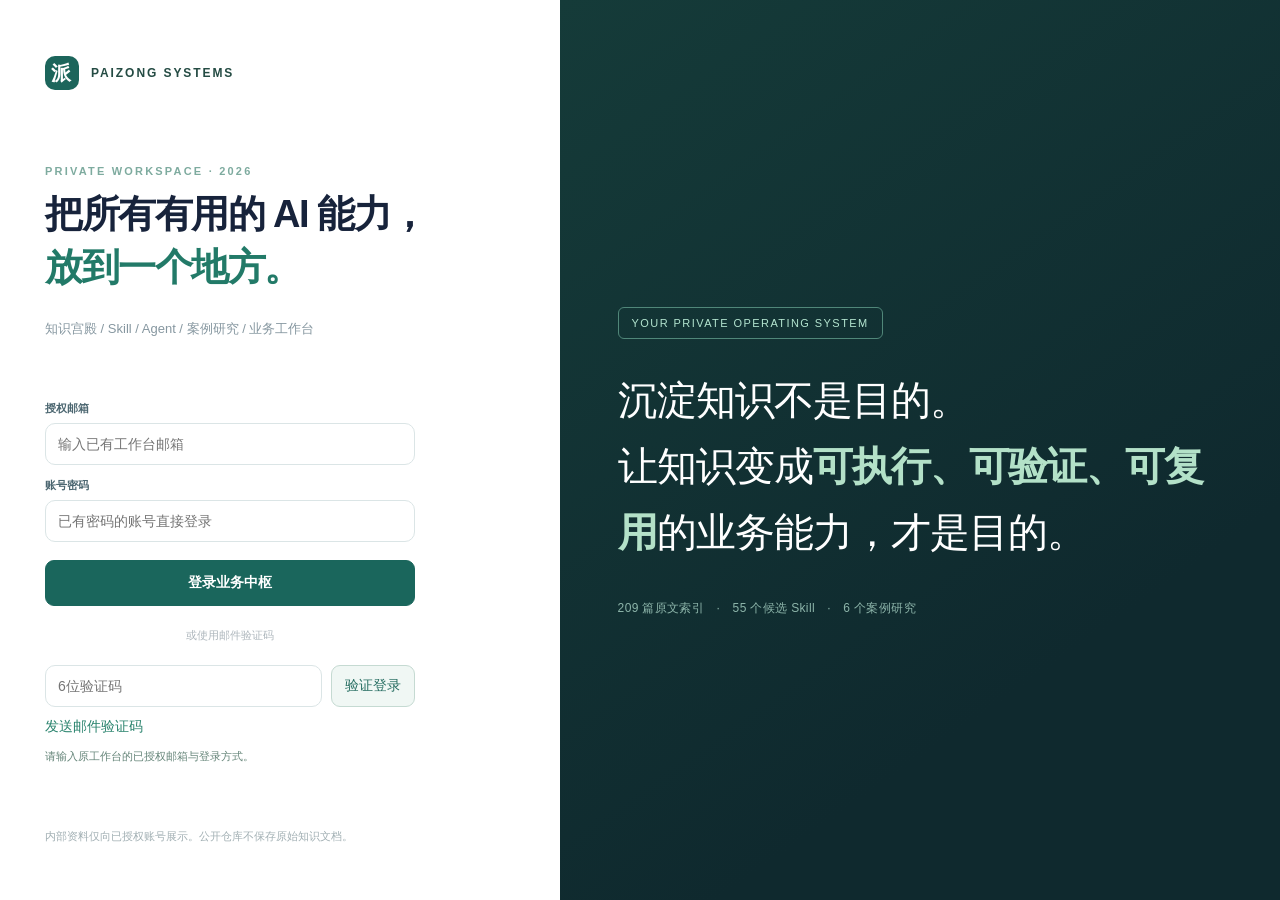
<file: hub/index.html>
<!doctype html>
<html lang="zh-CN"><head><meta charset="utf-8"><meta name="viewport" content="width=device-width,initial-scale=1,viewport-fit=cover"><meta name="theme-color" content="#f6f7fb"><meta name="robots" content="noindex,nofollow"><title>派总 AI 业务中枢 · 知识 / Skill / Agent / 工作台</title><link rel="stylesheet" href="style.css"></head>
<body>
<section id="loginView" class="auth-page"><div class="auth-panel"><div class="auth-logo"><span>派</span> PAIZONG SYSTEMS</div><div class="auth-eyebrow">PRIVATE WORKSPACE · 2026</div><h1>把所有有用的 AI 能力，<br><em>放到一个地方。</em></h1><p>知识宫殿 / Skill / Agent / 案例研究 / 业务工作台</p><div class="auth-form"><label for="email">授权邮箱</label><input type="email" id="email" placeholder="输入已有工作台邮箱" autocomplete="username"><label for="pass">账号密码</label><input type="password" id="pass" placeholder="已有密码的账号直接登录" autocomplete="current-password"><button class="solid" id="signIn">登录业务中枢</button><div class="auth-sep">或使用邮件验证码</div><div class="inline-form"><input id="code" placeholder="6位验证码" inputmode="numeric"><button id="verify">验证登录</button></div><button class="linklike" id="sendCode">发送邮件验证码</button><p class="notice" id="authStatus" aria-live="polite">原工作台的授权邮箱可直接使用。</p></div><div class="auth-foot">内部资料仅向已授权账号展示。公开仓库不保存原始知识文档。</div></div><div class="auth-aside"><span class="aside-chip">YOUR PRIVATE OPERATING SYSTEM</span><div class="auth-quote">沉淀知识不是目的。<br>让知识变成<strong>可执行、可验证、可复用</strong>的业务能力，才是目的。</div><div class="aside-stats">209 篇原文索引　·　55 个候选 Skill　·　6 个案例研究</div></div></section>
<div id="appView" class="app hidden"><aside id="sidebar" class="sidebar"><div class="brand"><div class="brand-symbol">派</div><div><b>PAIZONG<span> OS</span></b><small>AI 业务中枢</small></div></div><div class="workspace-label">工作空间 <span>私人</span></div><nav id="sidebarNav" aria-label="主导航"></nav><div class="sidebar-bottom"><div class="sync-state"><span id="syncDot"></span><div><b id="syncLabel">读取中</b><small id="syncDetail">正在检查云端</small></div></div><button id="exitBtn">退出登录</button></div></aside><div id="sidebarBackdrop"></div><main class="main"><header class="topbar"><div class="top-left"><button id="mobileMenu" aria-label="打开导航">☰</button><div class="crumb" id="crumb">总览 <span>/ 工作空间</span></div></div><div class="top-right"><div class="search"><svg width="17" height="17" viewBox="0 0 24 24" fill="none" stroke="currentColor" stroke-width="2"><circle cx="11" cy="11" r="7"></circle><path d="m20 20-4-4"></path></svg><input id="globalSearch" placeholder="搜索 209 篇知识、Skill、Agent…" autocomplete="off" aria-label="全库搜索"><kbd>/</kbd></div><a class="top-add" href="../portal/" style="text-decoration:none">原工作台</a><button class="top-add" id="topAdd">＋ 添加资产</button><span class="avatar">P</span></div></header><div class="content" id="content"></div></main></div>
<div id="drawerBackdrop" class="drawer-backdrop hidden"></div><aside id="detailDrawer" class="detail-drawer hidden" role="dialog" aria-modal="true" aria-label="资产详情"></aside>
<div id="modalBackdrop" class="modal-backdrop hidden"><div id="addModal" class="modal" role="dialog" aria-modal="true" aria-labelledby="modalTitle"><div class="modal-head"><div><span class="eyebrow">NEW ASSET</span><h2 id="modalTitle">新增一个有价值的能力</h2></div><button class="close-btn" id="closeModal">×</button></div><form id="assetForm"><div class="form-two"><label>类型 <select name="kind"><option value="skill">Skill 技能</option><option value="agent">Agent 岗位</option><option value="case">实战案例</option><option value="workbench">业务工作台</option><option value="article">知识资料</option></select></label><label>验证状态 <select name="status"><option value="collected">刚收集</option><option value="research">研究中</option><option value="candidate">候选方案</option><option value="testing">测试中</option><option value="verified">已实测验收</option></select></label></div><label>名称 <input name="name" required maxlength="160" placeholder="例如：达人筛选评分 Skill"></label><label>分类 <select name="category"><option>商业增长</option><option>内容运营</option><option>视频生产</option><option>财务测算</option><option>知识管理</option><option>项目管理</option><option>AI与知识</option><option>团队与岗位</option><option>其他</option></select></label><label>用途 / 为什么有价值 <textarea name="summary" required maxlength="3000" rows="3" placeholder="解决哪个真实业务问题，能交付什么结果？"></textarea></label><label>来源链接（可选） <input name="url" type="url" placeholder="https://…"></label><label>关键流程 / 交付标准 <textarea name="steps" rows="3" maxlength="5000" placeholder="一行一个步骤，结果要能验收"></textarea></label><div class="modal-actions"><button type="button" class="outline" id="cancelModal">取消</button><button type="submit" class="solid">保存到我的资料库</button></div></form></div></div>
<div id="toast" aria-live="polite" class="toast hidden"></div>
<script src="app.js" defer></script></body></html>
</file>
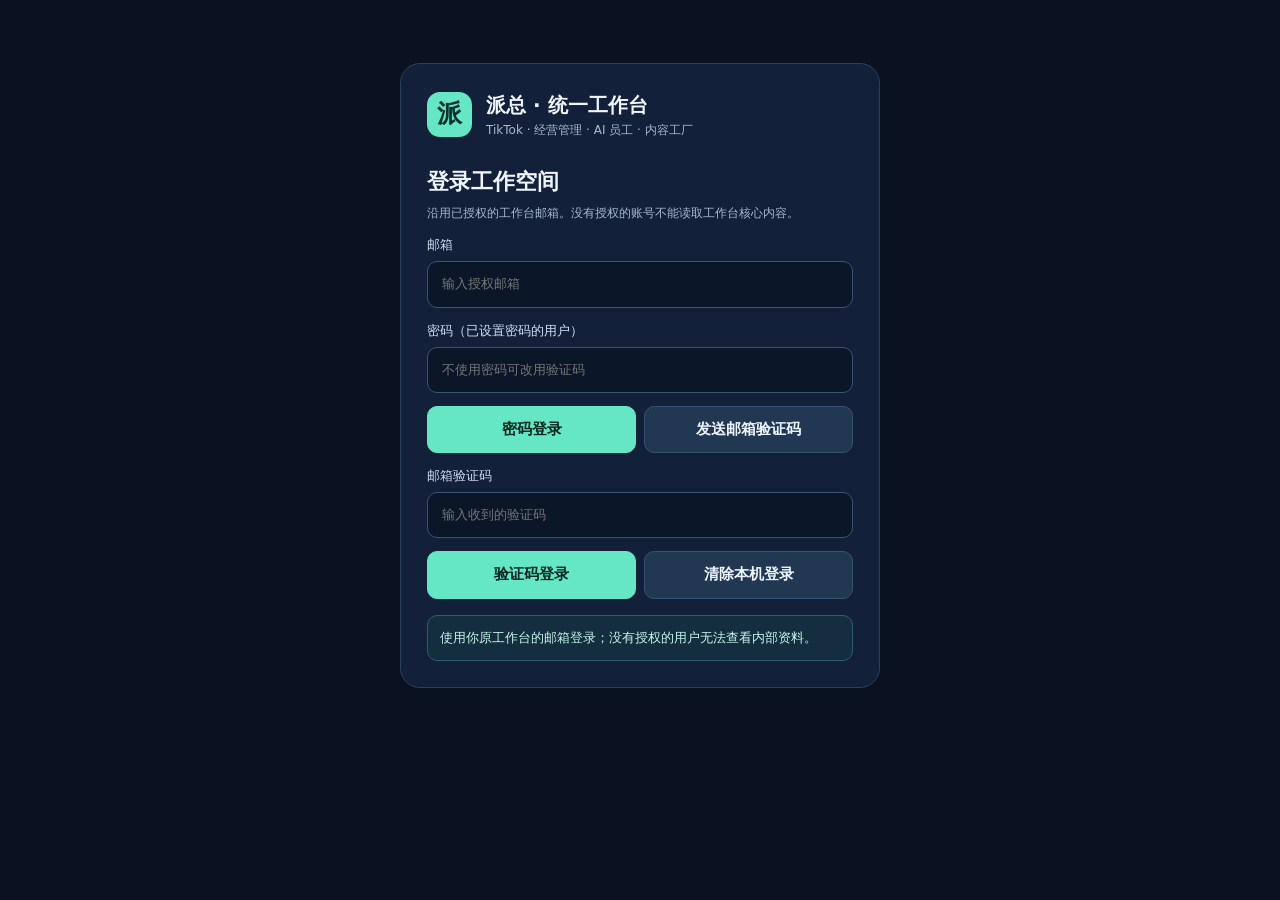
<file: portal/index.html>
<!doctype html>
<html lang="zh-CN">
<head>
<meta charset="utf-8"><meta name="viewport" content="width=device-width,initial-scale=1,viewport-fit=cover">
<title>派总 · 一人公司统一工作台</title><meta name="theme-color" content="#0a1221">
<style>
:root{color-scheme:dark;--bg:#0a1221;--nav:#0e1a2e;--panel:#122039;--surface:#192a43;--line:#29405f;--text:#eef5ff;--muted:#a6b9d2;--mint:#65e7c5;--orange:#ffd38d;--red:#ff9c9c}
*{box-sizing:border-box}body{font:15px/1.55 system-ui,-apple-system,"PingFang SC","Microsoft YaHei",sans-serif;color:var(--text);background:var(--bg);margin:0}button,input,select,textarea{font:inherit}button{cursor:pointer}a{color:var(--mint);text-decoration:none}a:hover{text-decoration:underline}
.hidden{display:none!important}.login{max-width:480px;margin:7vh auto;padding:26px;border:1px solid var(--line);border-radius:20px;background:var(--panel)}.logo{width:45px;height:45px;display:grid;place-items:center;border-radius:13px;background:var(--mint);color:#07322b;font-size:25px;font-weight:900}.brand{display:flex;align-items:center;gap:14px}.brand b{font-size:20px}.brand small{display:block;color:var(--muted);font-size:12px}.muted{color:var(--muted)}.small{font-size:12px}.login h2{font-size:22px;margin:25px 0 5px}.login label,.field{font-size:13px;display:block;margin-top:13px;color:#cfe0f5}.input{width:100%;padding:12px 14px;border-radius:10px;border:1px solid #385472;background:#0b1729;color:white;min-height:46px;margin-top:6px}.input:focus{outline:1px solid var(--mint)}.btn{border:1px solid #38516e;background:#213752;color:#edf6ff;border-radius:10px;padding:11px 15px;min-height:44px;font-weight:650}.btn:hover{filter:brightness(1.12)}.btn:disabled{opacity:.5;cursor:not-allowed}.btn.primary{background:var(--mint);border-color:var(--mint);color:#062621}.btn.danger{color:#ffb6b6}.actions{display:flex;gap:8px;flex-wrap:wrap;margin-top:13px}.actions .btn{flex:1;min-width:120px}.message{background:#142e40;color:#c2f7e9;border:1px solid #2d5b69;border-radius:10px;padding:12px;margin-top:16px;font-size:13px}.message.error{color:var(--red);background:#352334;border-color:#6a4554}
.layout{display:grid;grid-template-columns:266px minmax(0,1fr);min-height:100dvh}.side{background:var(--nav);border-right:1px solid var(--line);padding:22px 14px;position:sticky;top:0;height:100dvh;display:flex;flex-direction:column;gap:16px}.side .brand{padding:0 6px}.nav{display:grid;gap:5px;overflow-y:auto}.nav button{width:100%;display:flex;gap:10px;align-items:center;text-align:left;color:#c6d8ee;border:0;border-radius:10px;background:transparent;padding:12px 13px;min-height:48px;font-size:15px;font-weight:550;white-space:nowrap}.nav button:hover{background:#203550}.nav button.active{background:#204339;color:var(--mint);font-weight:750}.nav button i{width:24px;font-style:normal;font-size:20px;text-align:center}.foot{margin-top:auto;border-top:1px solid var(--line);padding:14px 7px 0;font-size:12px;color:#8ca3c0}.foot button{margin-top:10px}.main{min-width:0;padding:27px clamp(16px,3vw,42px) 55px;max-width:1620px;width:100%;margin:auto}.top{display:flex;justify-content:space-between;gap:14px;align-items:center;margin-bottom:20px}.top h1{font-size:clamp(25px,2.5vw,34px);line-height:1.23;margin:4px 0 5px}.eyebrow{font-size:11px;color:var(--mint);font-weight:800;letter-spacing:1.3px}.subtitle{color:var(--muted);font-size:14px;margin:0}.status{border:1px solid #2e655c;color:#92e8d1;background:#14372f;padding:6px 11px;border-radius:50px;font-size:12px;white-space:nowrap}.cards{display:grid;grid-template-columns:repeat(auto-fill,minmax(250px,1fr));gap:14px}.card,.panel{background:var(--panel);border:1px solid var(--line);border-radius:16px;padding:19px}.card{min-height:172px;display:flex;flex-direction:column;align-items:start;gap:9px}.card h3{font-size:17px;margin:0}.card p{color:var(--muted);font-size:13px;margin:0;flex:1}.card .card-bottom{display:flex;align-items:center;justify-content:space-between;gap:10px;width:100%}.tag{font-size:11px;color:#bcd0e3;border:1px solid #45617b;padding:4px 8px;border-radius:20px}.card button{font-size:13px;padding:9px 12px;min-height:38px}.two{display:grid;grid-template-columns:repeat(2,minmax(0,1fr));gap:15px}.panel h2{font-size:19px;margin:0 0 13px}.panel p{margin:8px 0;color:var(--muted)}.banner{padding:13px 16px;border:1px solid #426073;background:#152d3c;border-radius:12px;color:#c7d5e5;font-size:13px;margin-bottom:17px}.frame{border:1px solid var(--line);border-radius:14px;width:100%;min-height:calc(100dvh - 160px);background:#091323;display:block}.embedWrap{position:relative}.loading{padding:22px;background:var(--panel);border:1px solid var(--line);border-radius:14px;color:var(--muted)}.metricGrid{display:grid;grid-template-columns:repeat(auto-fit,minmax(165px,1fr));gap:12px;margin-bottom:16px}.metric{border:1px solid var(--line);background:var(--panel);padding:15px;border-radius:12px}.metric small{display:block;color:var(--muted)}.metric b{display:block;font-size:24px;margin-top:5px}.steps{display:grid;gap:8px}.step{border:1px solid #324966;border-radius:9px;padding:11px}.step b{display:block}.step pre{white-space:pre-wrap;word-break:break-word;color:#bad1e6;font:13px/1.6 system-ui;margin:5px 0}.step small{color:#a5b7cb}.run{display:block;width:100%;border:1px solid #375071;background:#182a41;color:white;text-align:left;padding:13px;border-radius:10px;margin-bottom:8px}.run:hover{background:#26405b}.run .hint{color:#9db0c7;font-size:12px}.tabs{display:flex;gap:8px;overflow:auto;margin-bottom:16px}.tabs .btn{white-space:nowrap}.badge{font-size:12px;color:var(--orange)}.footnote{font-size:12px;color:#90a7bd;margin:16px 0}.result{padding:16px;border:1px solid #315872;background:#0f2234;border-radius:11px;margin-top:14px;white-space:pre-wrap;line-height:1.8}.listrow{display:flex;align-items:flex-start;justify-content:space-between;gap:14px;padding:11px 0;border-bottom:1px solid var(--line)}.listrow b{display:block}.listrow small{display:block;color:var(--muted)}
@media(max-width:950px){.layout{display:block}.side{height:auto;position:sticky;z-index:20;top:0;padding:9px 12px;display:block}.side .brand{display:none}.nav{display:flex;gap:5px;overflow:auto}.nav button{width:auto;flex:0 0 auto;padding:10px 13px;min-height:46px;font-size:16px}.nav button i{font-size:18px;width:auto}.foot{display:none}.main{padding:19px 14px 40px}.frame{min-height:75vh}.two{grid-template-columns:1fr}.login{margin:5vh 12px}}
@media(max-width:500px){.top{align-items:flex-start;flex-direction:column}.cards{grid-template-columns:1fr}.card{min-height:145px}.actions{flex-direction:column}.actions .btn{width:100%}.login{padding:18px}.panel{padding:15px}}
</style>
</head>
<body>
<section id="login" class="login">
 <div class="brand"><div class="logo">派</div><div><b>派总 · 统一工作台</b><small>TikTok · 经营管理 · AI 员工 · 内容工厂</small></div></div>
 <h2>登录工作空间</h2><div class="muted small">沿用已授权的工作台邮箱。没有授权的账号不能读取工作台核心内容。</div>
 <label>邮箱<input id="email" class="input" type="email" autocomplete="username" placeholder="输入授权邮箱"></label>
 <label>密码（已设置密码的用户）<input id="pass" class="input" type="password" autocomplete="current-password" placeholder="不使用密码可改用验证码"></label>
 <div class="actions"><button class="btn primary" id="password">密码登录</button><button class="btn" id="send">发送邮箱验证码</button></div>
 <label>邮箱验证码<input id="code" class="input" inputmode="numeric" autocomplete="one-time-code" placeholder="输入收到的验证码"></label>
 <div class="actions"><button class="btn primary" id="verify">验证码登录</button><button class="btn" id="reset">清除本机登录</button></div>
 <div class="message" id="loginMsg">正在检查已有登录状态…</div>
</section>
<div id="layout" class="layout hidden">
 <aside class="side"><div class="brand"><div class="logo">派</div><div><b>派总工作台</b><small>ONE PERSON COMPANY OS</small></div></div>
  <nav id="nav" class="nav" aria-label="工作台导航"></nav>
  <div class="foot"><a class="btn" href="../hub/" style="display:block;text-align:center;margin-bottom:10px">AI 业务中枢 · 全业务 SOP</a><div id="signed" style="overflow-wrap:anywhere"></div><button class="btn" id="logout">退出登录</button><div class="footnote">新版统一入口 · 旧网站与客户授权保留</div></div>
 </aside>
 <main class="main"><div class="top"><div><div class="eyebrow">PAIZONG WORKSPACE / UNIFIED PORTAL</div><h1 id="heading">工作台总览</h1><p class="subtitle" id="subtitle">从计划到经营执行，统一入口</p></div><div class="status" id="stateTag">账号已验证</div></div>
 <div id="content"></div></main>
</div>
<script>
(()=>{'use strict';
const ROOT='https://rsiqtfaudqfdhckjovse.supabase.co',KEY='sb_publishable_2a9ay2duBlIDb_DXyyORfg_l8wnEYGn',STORE='paizong-auth-v1';
const URLS={tiktok:'/functions/v1/paizong-workbench-private',profit:'/functions/v1/profit-workbench-access',mods:'/functions/v1/paizong-portal-modules',agent:'/functions/v1/paizong-multi-agent',factory:'/functions/v1/paizong-content-factory'};
const MENUS=[['home','▦','统一总览','全部业务模块'],['tiktok','◈','TikTok 工作台','原版9页核心系统'],['profit','¥','电商利润监控','受保护的 V2.3 引擎'],['gmv','↗','GMV 经营决策','目标倒推与压力测试'],['members','▣','成员工作台','36 个业务工具'],['agent','◉','多 Agent 团队','8 岗位 / 11 流程'],['company','☷','公司任务中枢','原25岗位与真实任务'],['factory','▧','女装内容工厂','私人素材与产品'],['retail','⌂','实体门店测算','保本与利润倒推']];
const $=id=>document.getElementById(id),escapeHtml=v=>String(v??'').replace(/[&<>"']/g,c=>({'&':'&amp;','<':'&lt;','>':'&gt;','"':'&quot;',"'":'&#39;'}[c]));
let session=null,profile=null,tab='home',busy=false,cache={},agentCatalog=null,activeRun=null;
function msg(s,err=false){$('loginMsg').textContent=s;$('loginMsg').className='message'+(err?' error':'')}
function read(){try{return JSON.parse(localStorage.getItem(STORE)||'null')}catch{return null}}
function save(v){session=v;try{localStorage.setItem(STORE,JSON.stringify(v))}catch{}}
function forget(){session=null;try{localStorage.removeItem(STORE)}catch{}}
async function request(path,method='GET',body=null,token=null,extra={}){const r=await fetch(ROOT+path,{method,headers:{apikey:KEY,...(body?{'Content-Type':'application/json'}:{}),...(token?{Authorization:'Bearer '+token}:{}),...extra},body:body?JSON.stringify(body):undefined,cache:'no-store'});const d=await r.json().catch(()=>({}));if(!r.ok)throw new Error(d.error_description||d.msg||d.error||d.message||'HTTP '+r.status);return d}
async function token(){if(!session?.access_token)throw new Error('请先登录');if(Date.now()/1000>=(session.expires_at||0)-60){if(!session.refresh_token){forget();throw new Error('登录已过期')}const d=await request('/auth/v1/token?grant_type=refresh_token','POST',{refresh_token:session.refresh_token});save({...d,expires_at:Math.floor(Date.now()/1000)+(d.expires_in||3600)})}return session.access_token}
async function signedCall(path,method='POST',body=null,extra={}){return request(path,method,body,await token(),extra)}
async function authLogin(type){const email=$('email').value.trim().toLowerCase(),password=$('pass').value;if(!email.includes('@')){msg('请输入有效邮箱',true);return}if(busy)return;busy=true;msg('正在验证…');try{let d;if(type==='password')d=await request('/auth/v1/token?grant_type=password','POST',{email,password});else d=await request('/auth/v1/verify','POST',{email,token:$('code').value.trim(),type:'email'});if(!d.access_token)throw new Error('服务器未返回有效会话');save({...d,expires_at:Math.floor(Date.now()/1000)+(d.expires_in||3600)});await enter()}catch(e){msg(e.message,true)}finally{busy=false}}
async function enter(){try{$('login').classList.remove('hidden');msg('正在验证用户及工作台授权…');const t=await token();const u=await request('/auth/v1/user','GET',null,t);if(!u?.id||!u?.email_confirmed_at)throw new Error('此账号未完成邮箱认证');profile=u;const grant=await signedCall(URLS.tiktok,'POST',{});if(!grant.html)throw new Error('已登录但工作台授权不完整');cache.tiktok=grant.html;showShell();navigate(tab)}catch(e){$('layout').classList.add('hidden');$('login').classList.remove('hidden');msg(e.message==='not_whitelisted'?'此账号尚未获得成员工作台授权':e.message,true)}}
function showShell(){$('login').classList.add('hidden');$('layout').classList.remove('hidden');$('signed').textContent=profile?.email||'';$('nav').innerHTML=MENUS.map(m=>'<button data-tab="'+m[0]+'"><i>'+m[1]+'</i>'+m[2]+'</button>').join('');$('nav').querySelectorAll('button').forEach(b=>b.onclick=()=>navigate(b.dataset.tab))}
function navigate(id){tab=id;const m=MENUS.find(m=>m[0]===id)||MENUS[0];$('heading').textContent=m[2];$('subtitle').textContent=m[3];$('nav').querySelectorAll('button').forEach(x=>x.classList.toggle('active',x.dataset.tab===id));$('content').innerHTML='<div class="loading">正在加载'+escapeHtml(m[2])+'…</div>';
 if(id==='home')home();else if(['tiktok','profit','gmv','members'].includes(id))embed(id);else if(id==='agent')agent();else if(id==='company')company();else if(id==='factory')factory();else if(id==='retail')retail();}
function banner(t){return '<div class="banner">'+t+'</div>'}
function home(){const C=MENUS.filter(x=>x[0]!=='home');$('content').innerHTML=banner('统一网站入口已接入现有登录权限。不同模块仍各自按原授权校验；原算法、历史任务与客户权限未被覆盖。')+
 '<div class="metricGrid"><div class="metric"><small>业务模块</small><b>8</b></div><div class="metric"><small>成员工具目录</small><b>36</b></div><div class="metric"><small>多 Agent</small><b>8 岗位</b></div><div class="metric"><small>流程模板</small><b>11</b></div></div>'+
 '<div class="cards">'+C.map(m=>'<article class="card"><div class="eyebrow">'+m[1]+' · PAIZONG</div><h3>'+m[2]+'</h3><p>'+m[3]+(m[0]==='factory'?'；出图需额外模型权限与费用确认':m[0]==='retail'?'；本地计算工具':'')+'</p><div class="card-bottom"><span class="tag">'+({tiktok:'已接原版',profit:'原授权校验',gmv:'V3原型',members:'36项目录',agent:'真实后端',company:'云端任务',factory:'权限校验',retail:'本地测算'}[m[0]])+'</span><button class="btn" data-to="'+m[0]+'">进入工作台</button></div></article>').join('')+'</div>'+banner('知识资料、平台流程、岗位 SOUL 目前位于「TikTok 工作台」内部。原有知识库的直接问答质量仍需单独验收，不能把资料展示当作已接通模型问答。')+' <section class="panel" style="margin-top:18px"><h2>已有独立网站（保留原入口）</h2><p class="hint">下面两套旧 Sites 暂未整体搬迁，先保留原站访问；其登录和权限与本网站分别管理。</p><div class="links"><a href="https://paizong-tiktok-helpdesk.psun3025.chatgpt.site" target="_blank" rel="noopener noreferrer">TikTok 知识库答疑原站</a><a href="https://xingyi-store-calculator-20261018.psun3025.chatgpt.site" target="_blank" rel="noopener noreferrer">兴义实体店经营测算原站</a></div></section>';document.querySelectorAll('[data-to]').forEach(b=>b.onclick=()=>navigate(b.dataset.to))}
async function embed(id){try{let html=cache[id];if(!html){let d;if(id==='tiktok')d=await signedCall(URLS.tiktok,'POST',{});else if(id==='profit')d=await signedCall(URLS.profit,'GET');else d=await signedCall(URLS.mods,'POST',{module:id});html=d.html;if(!html)throw Error('未收到工作台内容');cache[id]=html}
const notices={tiktok:'原版9页工作台，资料与流程沿用受保护的服务器内容。',profit:'利润引擎由独立服务端校验授权；当前账号未获利润客户授权时不能进入。',gmv:'V3 交互原型已接入受保护入口，仍使用本地假设和本机状态；没有冒充云端同步。',members:'36项工具可生成指令与保存本机任务；缺失的隐藏专用 Prompt/公式不会虚构。'};
$('content').innerHTML=banner(notices[id])+'<div class="embedWrap"><iframe class="frame" id="moduleFrame" title="'+escapeHtml(MENUS.find(m=>m[0]===id)[2])+'" referrerpolicy="no-referrer"></iframe></div>';const iframe=$('moduleFrame');iframe.srcdoc=html;
iframe.onload=()=>{try{const update=()=>{if(iframe.contentDocument?.documentElement)iframe.style.height=Math.max(700,Math.min(16000,iframe.contentDocument.documentElement.scrollHeight+40))+'px'};update();new ResizeObserver(update).observe(iframe.contentDocument.body)}catch{}};
}catch(e){$('content').innerHTML=banner('无法进入该模块：'+escapeHtml(e.message)+'。原业务权限不会因统一入口而扩大。')}}
async function agentApi(actionBody){return signedCall(URLS.agent,'POST',actionBody)}
async function agent(){try{const [cat,list]=await Promise.all([agentCatalog?Promise.resolve(agentCatalog):agentApi({action:'catalog'}),agentApi({action:'list'})]);agentCatalog=cat;const flows=Object.entries(cat.flows||{});$('content').innerHTML=banner('本模块连接已部署的多 Agent 执行接口。只有点击“执行下一步”并收到实际日志，才记作真实执行；不同岗位可能复用同一 AMD 模型，而非8个独立模型。')+
 '<div class="two"><section class="panel"><h2>新建多 Agent 流程</h2><label class="field">任务流程<select class="input" id="flow">'+flows.map(([k,v])=>'<option value="'+k+'">'+k+' · '+escapeHtml(v[0])+'（'+v[1].length+'步）</option>').join('')+'</select></label><label class="field">任务名称<input class="input" id="flowTitle" placeholder="例如：马来西亚站首款产品测品"></label><label class="field">真实资料、目标与限制<textarea class="input" id="flowBrief" rows="6" placeholder="不少于10字。说明站点、预算、产品、资料来源、验收标准和禁止编造项。"></textarea></label><div class="actions"><button class="btn primary" id="flowCreate">创建任务</button><button class="btn" id="amdTest">检测 AMD 模型</button></div><p class="small">模型配置：'+escapeHtml(JSON.stringify(cat.providers||{}))+'。检测会实际请求一次模型，可能消耗免费额度。</p><div id="agentMessage" class="result hidden"></div></section><section class="panel"><h2>真实流程记录</h2><div class="small muted">数据库目前只展示已创建的流程，不自动生成演示运行记录。</div><div id="runList" style="margin-top:12px">'+(list.runs?.length?list.runs.map(r=>'<button class="run" data-run="'+r.id+'"><b>'+escapeHtml(r.title)+'</b><div class="hint">'+escapeHtml(r.workflow)+' · '+escapeHtml(r.status)+' · '+escapeHtml(r.created_at?.slice(0,16))+'</div></button>').join(''):'<div class="loading">没有真实多 Agent 任务记录。创建任务后可以逐步调用模型。</div>')+'</div></section></div><div id="runDetail" class="panel hidden" style="margin-top:15px"></div>';
$('flowCreate').onclick=async()=>{const title=$('flowTitle').value.trim(),brief=$('flowBrief').value.trim();if(title.length<2||brief.length<10){showAgentMessage('任务名称至少2字、资料至少10字。',true);return}try{const d=await agentApi({action:'create',workflow:$('flow').value,title,brief});showAgentMessage('任务已创建，'+d.steps+'个步骤。接下来须主动点击执行，尚未调用模型。');agent()}catch(e){showAgentMessage(e.message,true)}};
$('amdTest').onclick=async()=>{showAgentMessage('正在实际检测模型接口…');try{const d=await agentApi({action:'amd-test'});showAgentMessage(JSON.stringify(d,null,2),!d.ok)}catch(e){showAgentMessage(e.message,true)}};
 document.querySelectorAll('[data-run]').forEach(b=>b.onclick=()=>detailRun(b.dataset.run));
}catch(e){$('content').innerHTML=banner('Agent 服务连接失败：'+escapeHtml(e.message))}}
function showAgentMessage(t,bad=false){const el=$('agentMessage');if(!el)return;el.classList.remove('hidden');el.textContent=t;el.style.color=bad?'#ffadad':'#aef2df'}
async function detailRun(id){activeRun=id;let d;try{d=await agentApi({action:'detail',run_id:id})}catch(e){showAgentMessage(e.message,true);return};const el=$('runDetail');el.classList.remove('hidden');let steps=d.steps||[],next=steps.find(s=>s.status!=='done');el.innerHTML='<h2>流程详情 · '+escapeHtml(d.run.title)+'</h2><p class="small">当前状态：'+escapeHtml(d.run.status)+'｜仅依据数据库执行记录判断</p><div class="actions"><button class="btn primary" id="agentNext">执行下一步（可能消耗 API 配额）</button><button class="btn" id="agentGate">人工审批当前关卡</button><button class="btn" id="agentRetry">重试失败步骤</button><button class="btn" id="agentRefresh">刷新详情</button></div><div class="steps" style="margin-top:12px">'+steps.map((s,i)=>'<div class="step"><b>'+(i+1)+'. '+escapeHtml(s.title)+' <span class="badge">'+escapeHtml(s.status)+'</span></b><small>岗位：'+escapeHtml(s.agent_key)+' · 实际路由：'+escapeHtml(s.provider||'未确定')+'</small>'+(s.output_text?'<pre>'+escapeHtml(s.output_text).slice(0,10000)+'</pre>':'')+(s.error_text?'<pre style="color:#ff9c9c">'+escapeHtml(s.error_text)+'</pre>':'')+'</div>').join('')+'</div><div id="stepNotice" class="result hidden"></div>';
$('agentNext').disabled=d.run.status==='completed'||d.run.status==='review'||!next||next.agent_key==='manual';$('agentGate').disabled=!next||next.agent_key!=='manual'||next.status!=='pending';$('agentRetry').disabled=!next||next.status!=='failed';
$('agentNext').onclick=()=>agentCommand('step',id);$('agentGate').onclick=()=>{if(confirm('我已核对该人工关口，确认批准？（不会自动发布、付款或寄样）'))agentCommand('gate',id,{confirmation:'我已核查并批准本关口'})};$('agentRetry').onclick=()=>agentCommand('retry',id);$('agentRefresh').onclick=()=>detailRun(id);el.scrollIntoView({behavior:'smooth',block:'start'})}
async function agentCommand(action,id,extra={}){const el=$('stepNotice');el.classList.remove('hidden');el.textContent='服务处理中，等待实际结果…';try{const r=await agentApi({action,run_id:id,...extra});el.textContent=JSON.stringify(r,null,2);await detailRun(id)}catch(e){el.textContent=e.message}}
async function company(){try{const d=await signedCall('/rest/v1/os_tasks_v1?select=id,title,stream,role_id,executor,status,priority,created_at&order=created_at.desc&limit=50','GET');const tasks=Array.isArray(d)?d:[];$('content').innerHTML=banner('公司中枢保留原有25岗位的任务记录；“已派发”仅代表台账状态，没有执行证据不算完成。')+
 '<div class="two"><section class="panel"><h2>新建公司任务</h2><label class="field">任务名称<input class="input" id="taskTitle" placeholder="例如：核实马来西亚新店开店门槛"></label><label class="field">业务条线<select class="input" id="taskStream"><option value="command">管理与总控</option><option value="profit">选品与利润</option><option value="access">准入与开店</option><option value="academy">内容与培训</option><option value="ecosystem">供应链与合作</option></select></label><label class="field">验收标准<textarea class="input" id="taskAcceptance" rows="4" placeholder="来源、证据、日期、预期交付物"></textarea></label><div class="actions"><button class="btn primary" id="taskSave">保存云端任务</button></div><div id="taskMessage" class="result hidden"></div></section><section class="panel"><h2>现有任务 · '+tasks.length+'</h2>'+(tasks.length?tasks.map(t=>'<div class="listrow"><div><b>'+escapeHtml(t.title)+'</b><small>'+escapeHtml(t.stream)+' · '+escapeHtml(t.role_id)+' · '+escapeHtml(t.executor)+'</small></div><span class="tag">'+escapeHtml(t.status)+'</span></div>').join(''):'<p>还没有已保存任务</p>')+'</section></div>';
 $('taskSave').onclick=async()=>{const title=$('taskTitle').value.trim(),acceptance=$('taskAcceptance').value.trim();if(title.length<2)return;try{await signedCall('/rest/v1/os_tasks_v1','POST',{owner_id:profile.id,title,stream:$('taskStream').value,role_id:'strategy',executor:'unassigned',status:'backlog',priority:'P1',acceptance},{Prefer:'return=representation'});company()}catch(e){$('taskMessage').classList.remove('hidden');$('taskMessage').textContent=e.message}};
}catch(e){$('content').innerHTML=banner('公司任务台账暂不可读取：'+escapeHtml(e.message))}}
async function factory(){try{const a=await signedCall(URLS.factory,'GET');if(!a.authorized)throw Error('内容工厂权限未开放');const items=await signedCall('/rest/v1/pai_content_products?select=id,sku,name,category,created_at&order=created_at.desc&limit=50','GET');const products=Array.isArray(items)?items:[];$('content').innerHTML=banner('内容工厂已有私有商品数据和上传权限。当前界面先完成实物照片入库与商品登记；视频生成尚未打通。付费图像模型不自动调用。')+
 '<div class="two"><section class="panel"><h2>上传新女装商品</h2><label class="field">SKU<input class="input" id="sku" placeholder="DRESS-001"></label><label class="field">商品名称<input class="input" id="pname" placeholder="春秋针织连衣裙"></label><label class="field">服装原图（JPG/PNG/WebP，≤12MB）<input class="input" type="file" id="photo" accept="image/png,image/jpeg,image/webp"></label><div class="actions"><button class="btn primary" id="upload">保存商品与原图</button></div><p class="small">照片仅上传到当前授权账户的私有存储，保留原件；上传不等于已生成视频或换装图。</p><div class="result hidden" id="uploadResult"></div></section><section class="panel"><h2>已登记商品 · '+products.length+'</h2>'+(products.length?products.map(x=>'<div class="listrow"><div><b>'+escapeHtml(x.name)+'</b><small>'+escapeHtml(x.sku)+' · '+escapeHtml(x.category)+'</small></div><span class="tag">已入库</span></div>').join(''):'<p>还没有商品。可先上传一件女装测试商品入库。</p>')+'</section></div>';
 $('upload').onclick=uploadFactory;
}catch(e){$('content').innerHTML=banner('内容工厂暂不可进入：'+escapeHtml(e.message)+'。这是单独授权模块。')}}
async function uploadFactory(){const f=$('photo').files?.[0],sku=$('sku').value.trim(),name=$('pname').value.trim(),status=$('uploadResult');status.classList.remove('hidden');if(!f||!sku||!name||f.size>12*1024*1024||!['image/jpeg','image/png','image/webp'].includes(f.type)){status.textContent='请填写 SKU、商品名称并选择不大于12MB的有效图片';return}try{status.textContent='正在安全上传原图…';const id=crypto.randomUUID(),ext=f.type.split('/')[1]==='jpeg'?'jpg':f.type.split('/')[1],path=profile.id+'/'+id+'/source/garment.'+ext;const r=await fetch(ROOT+'/storage/v1/object/pai-content-assets/'+path,{method:'POST',headers:{apikey:KEY,Authorization:'Bearer '+await token(),'Content-Type':f.type,'x-upsert':'false'},body:f});if(!r.ok){const x=await r.json().catch(()=>({}));throw Error(x.message||x.error||'上传失败 '+r.status)};try{await signedCall('/rest/v1/pai_content_products','POST',{id,user_id:profile.id,sku,name,category:'女装',notes:'',image_path:path},{Prefer:'return=representation'});}catch(e){await fetch(ROOT+'/storage/v1/object/pai-content-assets/'+path,{method:'DELETE',headers:{apikey:KEY,Authorization:'Bearer '+await token()}}).catch(()=>{});throw e};status.textContent='商品与原图保存成功。';factory()}catch(e){status.textContent='上传失败：'+e.message}}
function retail(){const old=(()=>{try{return JSON.parse(localStorage.getItem('pai_retail_v1')||'null')}catch{return null}})()||{aov:120,cost:55,fee:3,rent:12000,wages:18000,utilities:3000,other:5000,target:10000};const fields=[['aov','客单价（元）'],['cost','商品变动成本率（%）'],['fee','其他变动费用率（%）'],['rent','月租金（元）'],['wages','月人工（含老板工资）'],['utilities','月水电杂费（元）'],['other','月其他固定成本（元）'],['target','目标月净利润（元）']];$('content').innerHTML=banner('实体店经营测算是按公式建立的新模块，当前仅保存本机假设，尚未迁移你旧系统的历史经营数据。')+'<div class="two"><section class="panel"><h2>门店经营参数</h2>'+fields.map(f=>'<label class="field">'+f[1]+'<input class="input" type="number" step="0.01" min="0" id="r_'+f[0]+'" value="'+old[f[0]]+'"></label>').join('')+'<div class="actions"><button id="calcRetail" class="btn primary">计算保本与目标销量</button></div></section><section class="panel"><h2>经营倒推结果</h2><div id="retailResult" class="result">输入真实参数后点击计算。</div><p class="small">月固定成本包含租金、人工、水电、其他固定成本。单笔贡献毛利 = 客单价 × (1－成本率－其他变动费率)。保本单量向上取整。</p></section></div>'; $('calcRetail').onclick=()=>{const v=Object.fromEntries(fields.map(f=>[f[0],Number($('r_'+f[0]).value)]));const margin=1-(v.cost+v.fee)/100,unit=v.aov*margin,fixed=v.rent+v.wages+v.utilities+v.other;if(v.aov<=0||v.cost<0||v.fee<0||margin<=0||Object.values(v).some(x=>!Number.isFinite(x)||x<0)){$('retailResult').textContent='输入无效：客单价须大于0，成本率与变动费率之和须低于100%。';return}try{localStorage.setItem('pai_retail_v1',JSON.stringify(v))}catch{};const breakeven=Math.ceil(fixed/unit),goal=Math.ceil((fixed+v.target)/unit);const money=x=>x.toLocaleString('zh-CN',{maximumFractionDigits:2});$('retailResult').textContent='每单贡献毛利：'+money(unit)+' 元\n月固定成本：'+money(fixed)+' 元\n保本订单：'+money(breakeven)+' 单/月\n保本GMV：'+money(breakeven*v.aov)+' 元/月\n目标利润所需：'+money(goal)+' 单/月\n目标GMV：'+money(goal*v.aov)+' 元/月\n日均保本订单（按30天）：'+money(breakeven/30)+' 单\n\n注意：未计入退货损失、税费及资本回收；只有如实填入这些费用，本模型才具有决策意义。'}; $('calcRetail').click()}
$('password').onclick=()=>authLogin('password');$('verify').onclick=()=>authLogin('otp');$('send').onclick=async()=>{const email=$('email').value.trim().toLowerCase();if(!email.includes('@')){msg('请输入授权邮箱',true);return}try{await request('/auth/v1/otp','POST',{email,create_user:false});msg('登录验证码已发送，请检查邮箱。')}catch(e){msg(e.message,true)}};
$('reset').onclick=()=>{forget();msg('本机已退出，输入另一个授权账号。')};$('logout').onclick=async()=>{try{await request('/auth/v1/logout','POST',null,await token())}catch{}forget();profile=null;cache={};$('layout').classList.add('hidden');$('login').classList.remove('hidden');msg('已退出。')} ;
session=read();if(session?.access_token){enter()}else{msg('使用你原工作台的邮箱登录；没有授权的用户无法查看内部资料。')}
})();
</script>
</body></html>
</file>
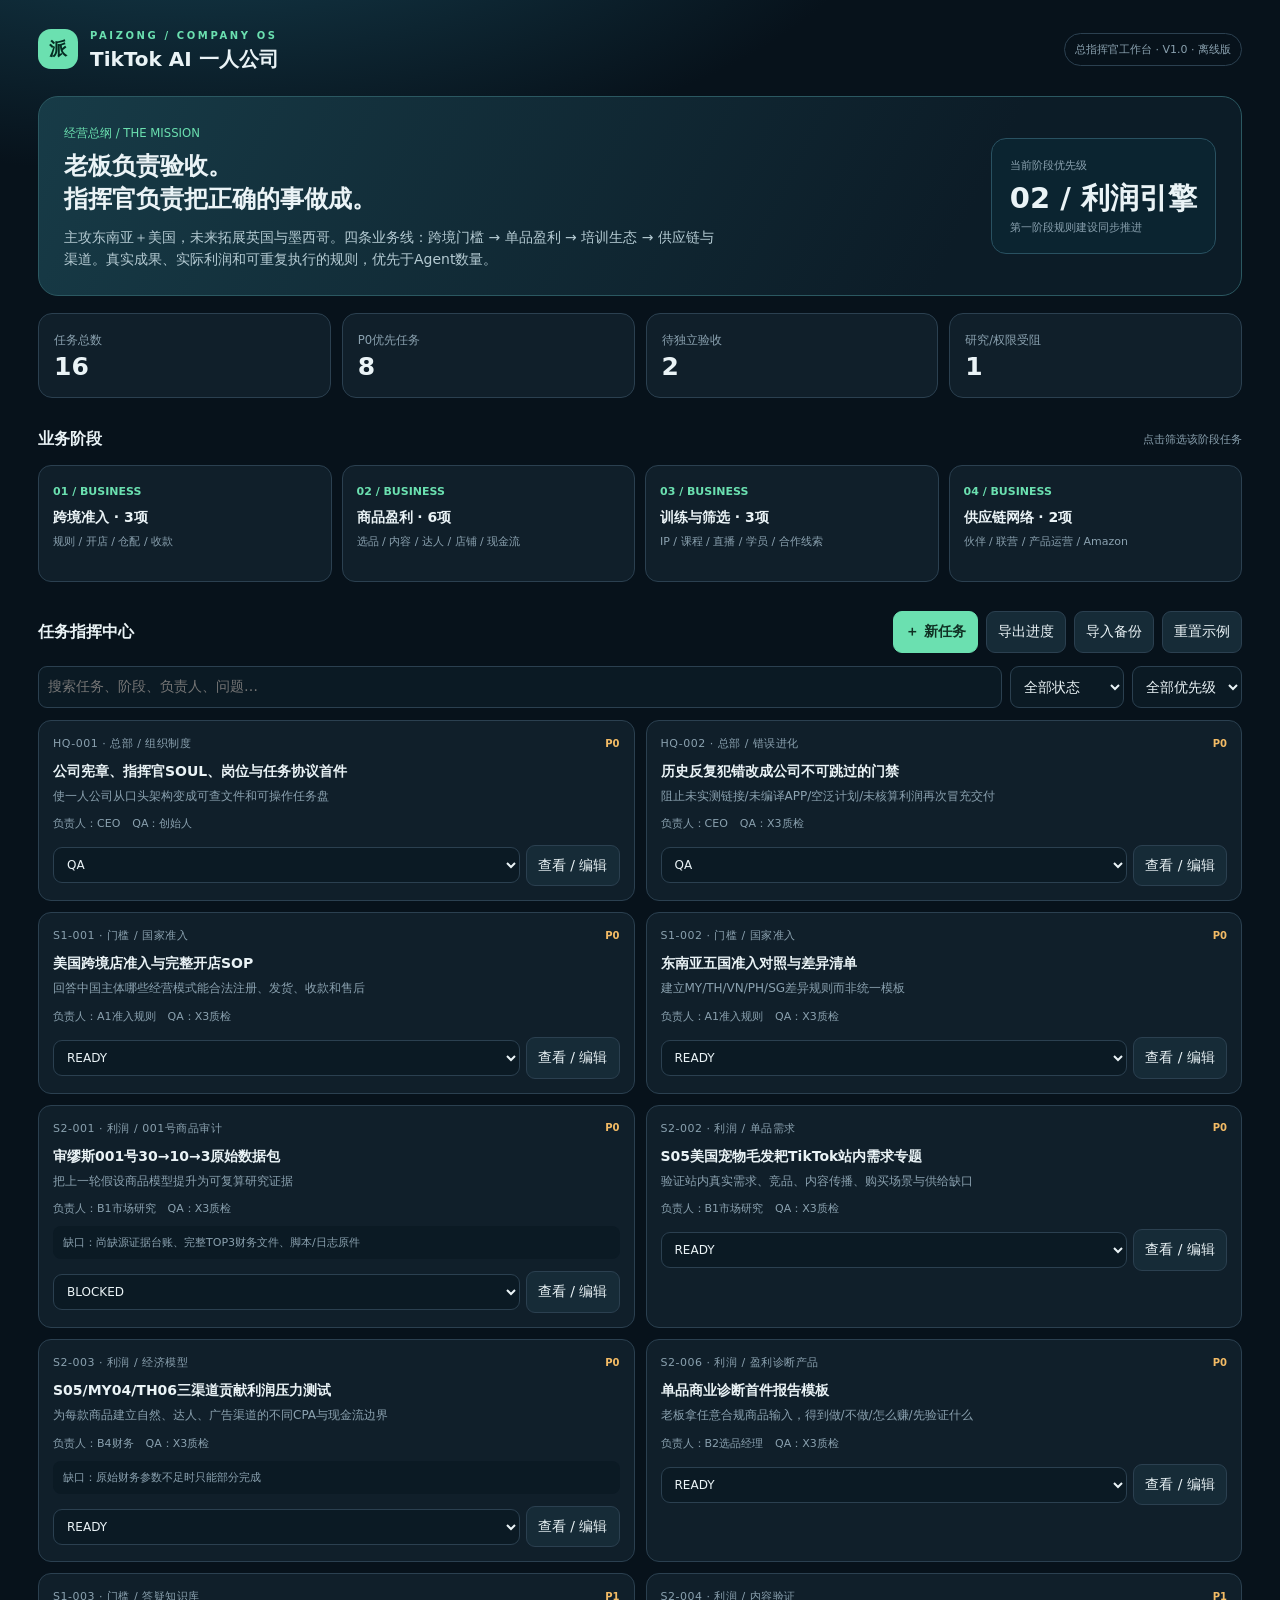
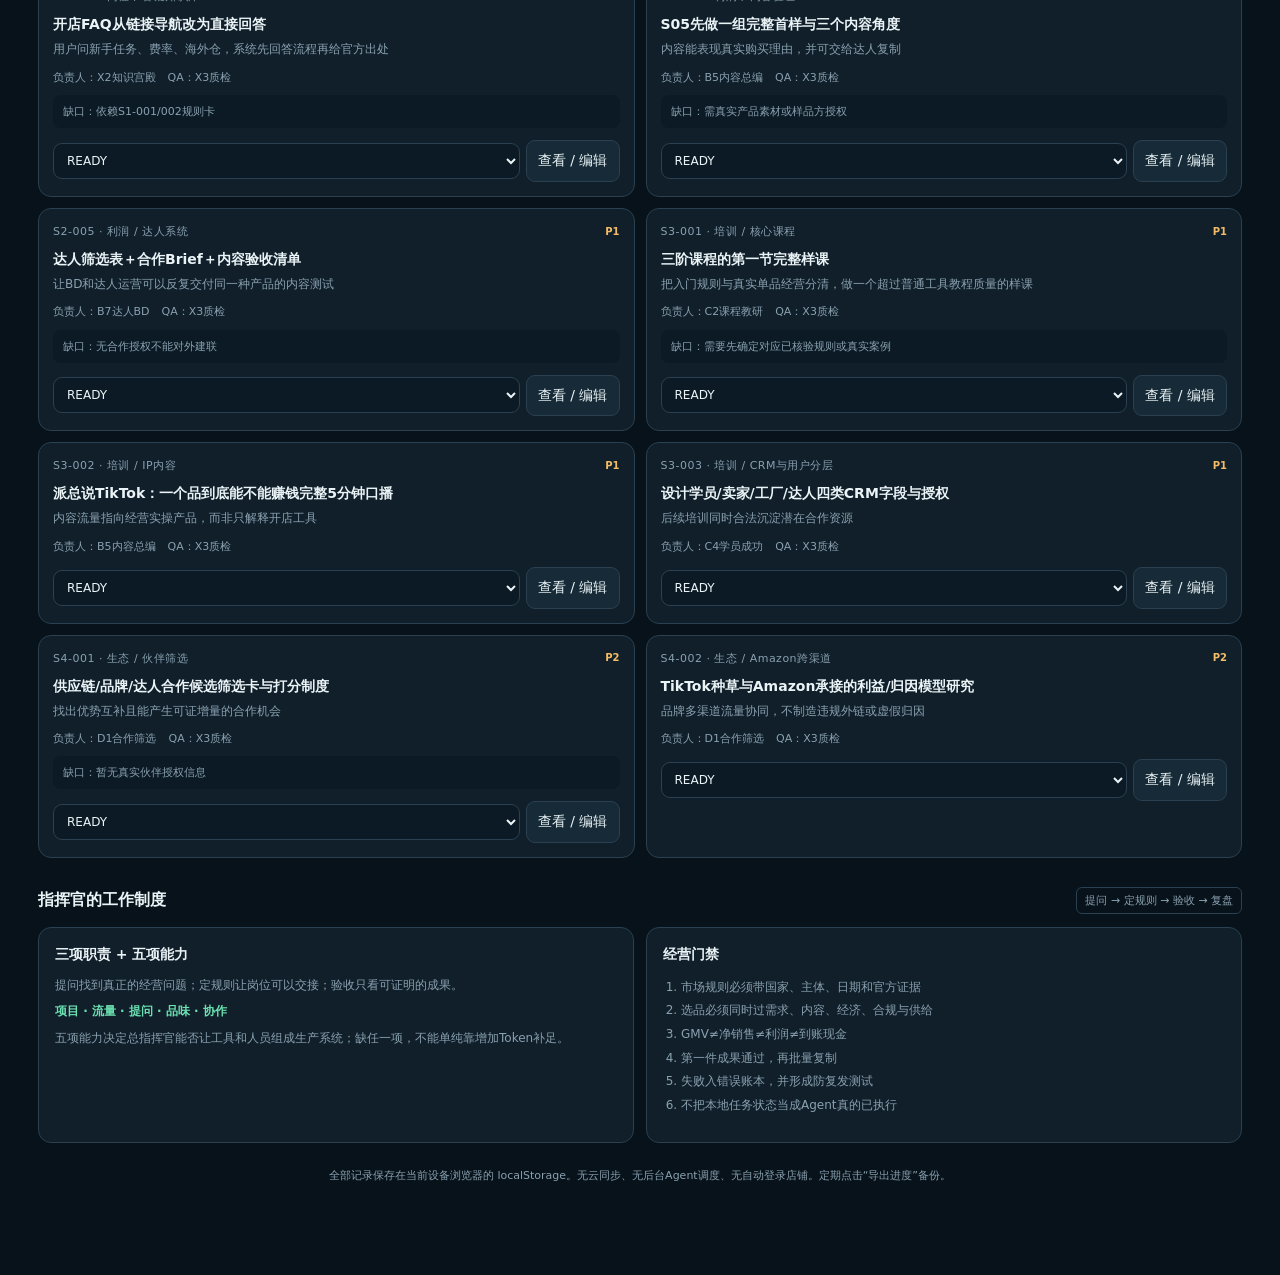
<file: index-3.html>
<!doctype html>
<html lang="zh-CN"><head><meta charset="utf-8"><meta name="viewport" content="width=device-width, initial-scale=1, viewport-fit=cover"><meta name="theme-color" content="#09131d"><title>派总TikTok｜AI一人公司指挥台</title>
<style>
:root{--bg:#07121b;--card:#101f2a;--raised:#162b37;--stroke:#2b4050;--text:#eaf3f6;--sub:#8aa1af;--green:#6be0b0;--amber:#f3bb65;--red:#f58d88;--blue:#8cb9ef}*{box-sizing:border-box}html{background:var(--bg)}body{margin:0;background:radial-gradient(ellipse 1100px 490px at 15% -5%,#174455 0%,var(--bg) 65%);color:var(--text);font:14px/1.55 system-ui,-apple-system,'PingFang SC','Microsoft Yahei',sans-serif}button,input,select,textarea{font:inherit}button{cursor:pointer}a{color:var(--green)}.wrap{max-width:1240px;margin:auto;padding:28px 18px 80px}.top{display:flex;justify-content:space-between;align-items:center;gap:14px}.logo{display:flex;gap:12px;align-items:center}.mark{width:40px;height:40px;background:var(--green);color:#052c22;border-radius:13px;display:grid;place-items:center;font-weight:900;font-size:18px}.eyebrow{color:var(--green);letter-spacing:2.6px;font-size:10px;font-weight:800}.top h1{font-size:20px;line-height:1.2;margin:3px 0 0}.tag{border:1px solid var(--stroke);padding:7px 10px;border-radius:30px;color:var(--sub);font-size:11px}.hero{margin-top:25px;padding:25px;border:1px solid #2b5861;border-radius:20px;background:linear-gradient(117deg,#173b47,#0c1c27 76%);display:flex;align-items:center;justify-content:space-between;gap:20px}.hero h2{font-size:24px;line-height:1.35;margin:7px 0 12px}.hero p{color:#b5cbd3;max-width:650px;margin:0}.hero small{color:var(--green)}.hero-side{min-width:210px;background:#0b2430;padding:15px 18px;border-radius:15px;border:1px solid #295161}.hero-side strong{display:block;font-size:29px;line-height:1.2;margin-top:5px}.hero-side span{color:var(--sub);font-size:11px}.stats{display:grid;grid-template-columns:repeat(4,1fr);gap:11px;margin-top:17px}.stat{background:var(--card);border:1px solid var(--stroke);border-radius:14px;padding:15px}.stat strong{font-size:25px;display:block;line-height:1.25}.stat small{color:var(--sub)}.sectionhead{display:flex;align-items:center;justify-content:space-between;margin-top:29px;margin-bottom:13px;gap:12px}.sectionhead h3{font-size:16px;margin:0}.muted{color:var(--sub)}.pill{font-size:11px;padding:4px 8px;border-radius:6px;border:1px solid var(--stroke);color:var(--sub)}.stages{display:grid;grid-template-columns:repeat(4,1fr);gap:10px}.stage{background:var(--card);border:1px solid var(--stroke);border-radius:13px;padding:14px;cursor:pointer;text-align:left;color:var(--text)}.stage:hover,.stage.active{border-color:var(--green);background:#16333a}.stage label{color:var(--green);font-weight:700;font-size:11px}.stage b{display:block;margin:5px 0;font-size:14px}.stage p{font-size:11px;color:var(--sub);margin:0;min-height:34px}.toolbar{display:flex;flex-wrap:wrap;gap:8px}.btn{background:var(--raised);border:1px solid var(--stroke);color:var(--text);padding:9px 11px;border-radius:9px}.btn:hover{border-color:var(--green)}.btn.primary{background:var(--green);color:#103124;font-weight:750;border:1px solid var(--green)}input,select,textarea{background:#0b1a24;color:var(--text);border:1px solid var(--stroke);outline:0;border-radius:9px;padding:9px;min-width:0}input:focus,select:focus,textarea:focus{border-color:var(--green)}.filters{display:flex;gap:8px;flex-wrap:wrap;margin-bottom:12px}.filters input{flex:1;min-width:180px}.tasks{display:grid;grid-template-columns:repeat(2,1fr);gap:11px}.task{background:var(--card);border:1px solid var(--stroke);border-radius:13px;padding:14px;min-width:0}.task-top{display:flex;align-items:center;justify-content:space-between;gap:6px}.task .id{color:var(--sub);font-size:11px;letter-spacing:.5px}.priority{font-size:10px;color:var(--amber);font-weight:700}.task h4{font-size:14px;margin:9px 0 5px;line-height:1.5}.task p{font-size:12px;color:var(--sub);margin:0 0 10px}.task .meta{font-size:11px;color:var(--sub);display:flex;gap:12px;flex-wrap:wrap}.task-bottom{display:flex;gap:6px;justify-content:space-between;align-items:center;margin-top:12px}.task-bottom select{min-width:0;flex:1;font-size:12px}.task-bottom button{flex:0 0 auto}.status{font-weight:700;font-size:11px}.note{background:#0b1a24;color:var(--sub);padding:8px 10px;border-radius:8px;font-size:11px;margin-top:9px}.none{padding:24px;text-align:center;color:var(--sub);border:1px dashed var(--stroke);border-radius:12px}.panel{background:var(--card);border:1px solid var(--stroke);border-radius:13px;padding:16px}.grid2{display:grid;grid-template-columns:1fr 1fr;gap:12px}.panel h4{margin:0 0 10px;font-size:14px}.panel p{margin:0 0 8px;color:var(--sub);font-size:12px}.panel ol{padding-left:18px;font-size:12px;color:var(--sub)}.panel li{margin:5px 0}.formgrid{display:grid;grid-template-columns:1fr 1fr;gap:10px}.formgrid label{font-size:11px;color:var(--sub);display:grid;gap:4px}.wide{grid-column:1/-1}textarea{resize:vertical;min-height:75px}.hidden{display:none!important}dialog{background:#10212c;color:var(--text);border:1px solid #35566a;border-radius:17px;padding:21px;width:min(640px,calc(100% - 20px));max-height:85vh;overflow:auto}dialog::backdrop{background:#000b}.small{font-size:11px}.footer{font-size:11px;color:var(--sub);text-align:center;margin-top:24px}.alerts{position:fixed;bottom:16px;right:16px;background:#244d47;color:#dcfff3;padding:12px 15px;border-radius:9px;border:1px solid var(--green);max-width:300px;display:none;box-shadow:0 5px 22px #0009}@media(max-width:780px){.hero{flex-direction:column;align-items:stretch}.hero-side{min-width:0}.hero h2{font-size:20px}.stages,.stats{grid-template-columns:repeat(2,1fr)}.tasks{grid-template-columns:1fr}.grid2{grid-template-columns:1fr}.top{align-items:flex-start}.tag{display:none}}@media(max-width:420px){.wrap{padding:16px 12px 60px}.formgrid{grid-template-columns:1fr}.wide{grid-column:auto}.stats{gap:7px}.stat{padding:11px}.stat strong{font-size:22px}.stage{padding:11px}.hero{padding:19px}.hero h2{font-size:19px}.sectionhead{flex-direction:column;align-items:flex-start}.toolbar{width:100%}.toolbar .btn{flex:1}}
</style></head><body>
<div class="wrap">
<header class="top"><div class="logo"><div class="mark">派</div><div><div class="eyebrow">PAIZONG / COMPANY OS</div><h1>TikTok AI 一人公司</h1></div></div><span class="tag">总指挥官工作台 · V1.0 · 离线版</span></header>
<section class="hero"><div><small>经营总纲 / THE MISSION</small><h2>老板负责验收。<br>指挥官负责把正确的事做成。</h2><p>主攻东南亚＋美国，未来拓展英国与墨西哥。四条业务线：跨境门槛 → 单品盈利 → 培训生态 → 供应链与渠道。真实成果、实际利润和可重复执行的规则，优先于Agent数量。</p></div><div class="hero-side"><span>当前阶段优先级</span><strong>02 / 利润引擎</strong><span>第一阶段规则建设同步推进</span></div></section>
<section class="stats" id="stats"></section>
<div class="sectionhead"><h3>业务阶段</h3><span class="muted small">点击筛选该阶段任务</span></div>
<div class="stages" id="stages"></div>
<div class="sectionhead"><h3>任务指挥中心</h3><div class="toolbar"><button id="addBtn" class="btn primary">＋ 新任务</button><button id="exportBtn" class="btn">导出进度</button><button id="importBtn" class="btn">导入备份</button><button id="resetBtn" class="btn">重置示例</button></div></div>
<div class="filters"><input id="search" placeholder="搜索任务、阶段、负责人、问题…" aria-label="任务搜索"><select id="statusFilter" aria-label="筛选任务状态"><option value="">全部状态</option><option>READY</option><option>QA</option><option>PASS</option><option>BLOCKED</option><option>RUNNING</option><option>REJECTED</option><option>DESIGNED</option><option>LIVE</option></select><select id="priorityFilter" aria-label="筛选优先级"><option value="">全部优先级</option><option>P0</option><option>P1</option><option>P2</option></select></div>
<div class="tasks" id="tasks"></div>
<div class="sectionhead"><h3>指挥官的工作制度</h3><span class="pill">提问 → 定规则 → 验收 → 复盘</span></div>
<div class="grid2"><section class="panel"><h4>三项职责 + 五项能力</h4><p>提问找到真正的经营问题；定规则让岗位可以交接；验收只看可证明的成果。</p><p><b style="color:var(--green)">项目 · 流量 · 提问 · 品味 · 协作</b></p><p>五项能力决定总指挥官能否让工具和人员组成生产系统；缺任一项，不能单纯靠增加Token补足。</p></section><section class="panel"><h4>经营门禁</h4><ol><li>市场规则必须带国家、主体、日期和官方证据</li><li>选品必须同时过需求、内容、经济、合规与供给</li><li>GMV≠净销售≠利润≠到账现金</li><li>第一件成果通过，再批量复制</li><li>失败入错误账本，并形成防复发测试</li><li>不把本地任务状态当成Agent真的已执行</li></ol></section></div>
<p class="footer">全部记录保存在当前设备浏览器的 localStorage。无云同步、无后台Agent调度、无自动登录店铺。定期点击“导出进度”备份。</p>
</div>
<dialog id="taskDialog"><form id="taskForm"><h3 id="dialogTitle">新建任务</h3><div class="formgrid"><label>任务ID<input name="id" required placeholder="例如 S2-007"></label><label>阶段<select name="phase"><option>门槛</option><option selected>利润</option><option>培训</option><option>生态</option><option>总部</option></select></label><label>任务名称<input name="title" required></label><label>负责人<input name="owner" required placeholder="例 B2选品经理"></label><label>复核人<input name="reviewer" placeholder="X3质检"></label><label>优先级<select name="priority"><option>P0</option><option>P1</option><option>P2</option></select></label><label class="wide">目标<textarea name="objective"></textarea></label><label class="wide">验收标准<textarea name="acceptance" required></textarea></label><label class="wide">阻塞/缺口<textarea name="blocked_by"></textarea></label></div><div class="toolbar" style="margin-top:15px"><button class="btn primary" type="submit">保存任务</button><button class="btn" type="button" id="cancelBtn">取消</button></div></form></dialog>
<input id="fileImport" class="hidden" type="file" accept="application/json,.json"><div id="toast" class="alerts" role="status"></div>
<script>
const initial=[{"id": "HQ-001", "phase": "总部", "business": "组织制度", "owner": "CEO", "reviewer": "创始人", "priority": "P0", "status": "QA", "title": "公司宪章、指挥官SOUL、岗位与任务协议首件", "objective": "使一人公司从口头架构变成可查文件和可操作任务盘", "acceptance": "真实文件可打开；制度与用户四阶段一致；指挥台能改状态并导出；不冒称Agent已上线", "evidence": ["本交付包/总部/", "本交付包/岗位SOUL/", "本交付包/指挥台/index.html"], "blocked_by": "", "next_owner": "创始人", "phase_key": "HQ", "history": [{"at": "2026-10-29", "status": "QA", "note": "系统建档；不是后台Agent已执行。"}]}, {"id": "S1-001", "phase": "门槛", "business": "国家准入", "owner": "A1准入规则", "reviewer": "X3质检", "priority": "P0", "status": "READY", "title": "美国跨境店准入与完整开店SOP", "objective": "回答中国主体哪些经营模式能合法注册、发货、收款和售后", "acceptance": "2026年官方政策卡带链接/主体/店型/类目/日期，真实操作步骤，一组场景QA通过", "evidence": ["总部/05_市场规则索引与版本管理.md"], "blocked_by": "", "next_owner": "A5店铺答疑", "phase_key": "S1", "history": [{"at": "2026-10-29", "status": "READY", "note": "系统建档；不是后台Agent已执行。"}]}, {"id": "S1-002", "phase": "门槛", "business": "国家准入", "owner": "A1准入规则", "reviewer": "X3质检", "priority": "P0", "status": "READY", "title": "东南亚五国准入对照与差异清单", "objective": "建立MY/TH/VN/PH/SG差异规则而非统一模板", "acceptance": "五国各有入驻、费用、仓配、上架、退货差异及官方源且标最新核验日期", "evidence": ["总部/05_市场规则索引与版本管理.md"], "blocked_by": "", "next_owner": "A3税务结算", "phase_key": "S1", "history": [{"at": "2026-10-29", "status": "READY", "note": "系统建档；不是后台Agent已执行。"}]}, {"id": "S1-003", "phase": "门槛", "business": "答疑知识库", "owner": "X2知识宫殿", "reviewer": "X3质检", "priority": "P1", "status": "READY", "title": "开店FAQ从链接导航改为直接回答", "objective": "用户问新手任务、费率、海外仓，系统先回答流程再给官方出处", "acceptance": "10个高频问题都有可执行直接答案，按国家区分，来源核查清楚", "evidence": [], "blocked_by": "依赖S1-001/002规则卡", "next_owner": "C2课程教研", "phase_key": "S1", "history": [{"at": "2026-10-29", "status": "READY", "note": "系统建档；不是后台Agent已执行。"}]}, {"id": "S2-001", "phase": "利润", "business": "001号商品审计", "owner": "B1市场研究", "reviewer": "X3质检", "priority": "P0", "status": "BLOCKED", "title": "审缪斯001号30→10→3原始数据包", "objective": "把上一轮假设商品模型提升为可复算研究证据", "acceptance": "54条源证据、代码/测试日志与三商品原始模型逐项可复核，列缺口，不用报告代替原件", "evidence": ["用户已提供001号总报告"], "blocked_by": "尚缺源证据台账、完整TOP3财务文件、脚本/日志原件", "next_owner": "B4财务", "phase_key": "S2", "history": [{"at": "2026-10-29", "status": "BLOCKED", "note": "系统建档；不是后台Agent已执行。"}]}, {"id": "S2-002", "phase": "利润", "business": "单品需求", "owner": "B1市场研究", "reviewer": "X3质检", "priority": "P0", "status": "READY", "title": "S05美国宠物毛发耙TikTok站内需求专题", "objective": "验证站内真实需求、竞品、内容传播、购买场景与供给缺口", "acceptance": "TikTok平台原始内容与商品证据＋外部旁证分开；无账号数据则标未知", "evidence": ["用户已提供001号总报告"], "blocked_by": "", "next_owner": "B2选品经理", "phase_key": "S2", "history": [{"at": "2026-10-29", "status": "READY", "note": "系统建档；不是后台Agent已执行。"}]}, {"id": "S2-003", "phase": "利润", "business": "经济模型", "owner": "B4财务", "reviewer": "X3质检", "priority": "P0", "status": "READY", "title": "S05/MY04/TH06三渠道贡献利润压力测试", "objective": "为每款商品建立自然、达人、广告渠道的不同CPA与现金流边界", "acceptance": "逐项费用与来源、乐观/基准/悲观、真实报价缺口；不得把归因GMV当增量", "evidence": ["业务SOP/S2_单品利润飞轮.md"], "blocked_by": "原始财务参数不足时只能部分完成", "next_owner": "CEO", "phase_key": "S2", "history": [{"at": "2026-10-29", "status": "READY", "note": "系统建档；不是后台Agent已执行。"}]}, {"id": "S2-004", "phase": "利润", "business": "内容验证", "owner": "B5内容总编", "reviewer": "X3质检", "priority": "P1", "status": "READY", "title": "S05先做一组完整首样与三个内容角度", "objective": "内容能表现真实购买理由，并可交给达人复制", "acceptance": "首件视频或可拍分镜通过真实演示/版权/脚本质量/购买理由检查", "evidence": ["业务SOP/S2_达人Brief与验收.md"], "blocked_by": "需真实产品素材或样品方授权", "next_owner": "B7达人BD", "phase_key": "S2", "history": [{"at": "2026-10-29", "status": "READY", "note": "系统建档；不是后台Agent已执行。"}]}, {"id": "S2-005", "phase": "利润", "business": "达人系统", "owner": "B7达人BD", "reviewer": "X3质检", "priority": "P1", "status": "READY", "title": "达人筛选表＋合作Brief＋内容验收清单", "objective": "让BD和达人运营可以反复交付同一种产品的内容测试", "acceptance": "至少一个真实/标明研究级候选，明确样品、佣金、时间、授权、素材和挂车验收", "evidence": ["业务SOP/S2_达人Brief与验收.md"], "blocked_by": "无合作授权不能对外建联", "next_owner": "B8达人运营", "phase_key": "S2", "history": [{"at": "2026-10-29", "status": "READY", "note": "系统建档；不是后台Agent已执行。"}]}, {"id": "S2-006", "phase": "利润", "business": "盈利诊断产品", "owner": "B2选品经理", "reviewer": "X3质检", "priority": "P0", "status": "READY", "title": "单品商业诊断首件报告模板", "objective": "老板拿任意合规商品输入，得到做/不做/怎么赚/先验证什么", "acceptance": "包括五关、三账、获客渠道、内容方向、成本边界、止损和问题证据；不填假数字", "evidence": ["业务SOP/S2_单品利润飞轮.md"], "blocked_by": "", "next_owner": "CEO", "phase_key": "S2", "history": [{"at": "2026-10-29", "status": "READY", "note": "系统建档；不是后台Agent已执行。"}]}, {"id": "S3-001", "phase": "培训", "business": "核心课程", "owner": "C2课程教研", "reviewer": "X3质检", "priority": "P1", "status": "READY", "title": "三阶课程的第一节完整样课", "objective": "把入门规则与真实单品经营分清，做一个超过普通工具教程质量的样课", "acceptance": "1个完整可讲的课件/讲稿、可操作演示、学员练习和验证依据；先样课审查", "evidence": ["业务SOP/S3_培训与公域增长.md"], "blocked_by": "需要先确定对应已核验规则或真实案例", "next_owner": "CEO", "phase_key": "S3", "history": [{"at": "2026-10-29", "status": "READY", "note": "系统建档；不是后台Agent已执行。"}]}, {"id": "S3-002", "phase": "培训", "business": "IP内容", "owner": "B5内容总编", "reviewer": "X3质检", "priority": "P1", "status": "READY", "title": "派总说TikTok：一个品到底能不能赚钱完整5分钟口播", "objective": "内容流量指向经营实操产品，而非只解释开店工具", "acceptance": "1600字以上、前3秒利益钩子、持续观看结构、完整观众口播无幕后话术", "evidence": ["总部/04_关键业务指标与阶段门禁.md"], "blocked_by": "", "next_owner": "C3直播招生", "phase_key": "S3", "history": [{"at": "2026-10-29", "status": "READY", "note": "系统建档；不是后台Agent已执行。"}]}, {"id": "S3-003", "phase": "培训", "business": "CRM与用户分层", "owner": "C4学员成功", "reviewer": "X3质检", "priority": "P1", "status": "READY", "title": "设计学员/卖家/工厂/达人四类CRM字段与授权", "objective": "后续培训同时合法沉淀潜在合作资源", "acceptance": "清晰用户分类、标签、来源、授权、合作适配度与后续跟进，禁止擅自出售用户信息", "evidence": [], "blocked_by": "", "next_owner": "D1合作筛选", "phase_key": "S3", "history": [{"at": "2026-10-29", "status": "READY", "note": "系统建档；不是后台Agent已执行。"}]}, {"id": "S4-001", "phase": "生态", "business": "伙伴筛选", "owner": "D1合作筛选", "reviewer": "X3质检", "priority": "P2", "status": "READY", "title": "供应链/品牌/达人合作候选筛选卡与打分制度", "objective": "找出优势互补且能产生可证增量的合作机会", "acceptance": "供应资质、品质、流量、授权、现金流、合同分润、冲突/退出条款都有评估字段", "evidence": ["业务SOP/S4_伙伴筛选与供应链共创.md"], "blocked_by": "暂无真实伙伴授权信息", "next_owner": "CEO", "phase_key": "S4", "history": [{"at": "2026-10-29", "status": "READY", "note": "系统建档；不是后台Agent已执行。"}]}, {"id": "S4-002", "phase": "生态", "business": "Amazon跨渠道", "owner": "D1合作筛选", "reviewer": "X3质检", "priority": "P2", "status": "READY", "title": "TikTok种草与Amazon承接的利益/归因模型研究", "objective": "品牌多渠道流量协同，不制造违规外链或虚假归因", "acceptance": "平台规则、授权、归因工具能力、费用和客户归属清晰；缺证据就仅研究级", "evidence": [], "blocked_by": "", "next_owner": "CEO", "phase_key": "S4", "history": [{"at": "2026-10-29", "status": "READY", "note": "系统建档；不是后台Agent已执行。"}]}, {"id": "HQ-002", "phase": "总部", "business": "错误进化", "owner": "CEO", "reviewer": "X3质检", "priority": "P0", "status": "QA", "title": "历史反复犯错改成公司不可跳过的门禁", "objective": "阻止未实测链接/未编译APP/空泛计划/未核算利润再次冒充交付", "acceptance": "错误账本每条有症状、硬规则与回归测试；新任务受验收清单约束", "evidence": ["复盘与质检/错误账本.md", "复盘与质检/验收清单.md"], "blocked_by": "", "next_owner": "创始人", "phase_key": "HQ", "history": [{"at": "2026-10-29", "status": "QA", "note": "系统建档；不是后台Agent已执行。"}]}];
const KEY='paizong-tk-os-v1-tasks';
const phases=[{name:'门槛',n:'01',title:'跨境准入',desc:'规则 / 开店 / 仓配 / 收款'},{name:'利润',n:'02',title:'商品盈利',desc:'选品 / 内容 / 达人 / 店铺 / 现金流'},{name:'培训',n:'03',title:'训练与筛选',desc:'IP / 课程 / 直播 / 学员 / 合作线索'},{name:'生态',n:'04',title:'供应链网络',desc:'伙伴 / 联营 / 产品运营 / Amazon'}];
const statuses=['DESIGNED','READY','RUNNING','QA','PASS','BLOCKED','REJECTED','LIVE'];
let tasks,phase='all';try{const cached=JSON.parse(localStorage.getItem(KEY)||'null');tasks=Array.isArray(cached)&&cached.length?cached:initial}catch{tasks=initial}
const $=(s)=>document.querySelector(s);
const esc=s=>String(s==null?'':s).replace(/[&<>"']/g,c=>({'&':'&amp;','<':'&lt;','>':'&gt;','"':'&quot;',"'":'&#39;'}[c]));
const save=()=>{try{localStorage.setItem(KEY,JSON.stringify(tasks))}catch{alert('本机存储不可用，请使用导出进度备份')}};
const show=(s)=>{const el=$('#toast');el.textContent=s;el.style.display='block';setTimeout(()=>el.style.display='none',2700)};
const count=(s)=>tasks.filter(t=>t.status===s).length;
function render(){
$('#stats').innerHTML=[['任务总数',tasks.length],['P0优先任务',tasks.filter(t=>t.priority==='P0').length],['待独立验收',count('QA')],['研究/权限受阻',count('BLOCKED')]].map(x=>`<div class="stat"><small>${x[0]}</small><strong>${x[1]}</strong></div>`).join('');
$('#stages').innerHTML=phases.map(p=>`<button class="stage ${phase===p.name?'active':''}" data-phase="${p.name}"><label>${p.n} / BUSINESS</label><b>${p.title} · ${tasks.filter(t=>t.phase===p.name).length}项</b><p>${p.desc}</p></button>`).join('');
const q=$('#search').value.trim().toLowerCase(),s=$('#statusFilter').value,pr=$('#priorityFilter').value;
const subset=tasks.filter(t=>(phase==='all'||t.phase===phase)&&(!s||t.status===s)&&(!pr||t.priority===pr)&&(!q||[t.id,t.title,t.owner,t.objective,t.phase,t.acceptance].join(' ').toLowerCase().includes(q))).sort((a,b)=>a.priority.localeCompare(b.priority)||a.id.localeCompare(b.id));
$('#tasks').innerHTML=subset.length?subset.map(t=>`<article class="task"><div class="task-top"><span class="id">${esc(t.id)} · ${esc(t.phase)} / ${esc(t.business||'')}</span><span class="priority">${esc(t.priority)}</span></div><h4>${esc(t.title)}</h4><p>${esc(t.objective)}</p><div class="meta"><span>负责人：${esc(t.owner)}</span><span>QA：${esc(t.reviewer)}</span></div>${t.blocked_by?`<div class="note">缺口：${esc(t.blocked_by)}</div>`:''}<div class="task-bottom"><select class="change-status" data-id="${esc(t.id)}" aria-label="${esc(t.id)}任务状态">${statuses.map(x=>`<option ${x===t.status?'selected':''}>${x}</option>`).join('')}</select><button class="btn edit" data-id="${esc(t.id)}">查看 / 编辑</button></div></article>`).join(''):'<div class="none" style="grid-column:1/-1">当前筛选没有任务，试试清空搜索或状态。</div>';
}
$('#stages').addEventListener('click',e=>{const b=e.target.closest('button[data-phase]');if(!b)return;phase=phase===b.dataset.phase?'all':b.dataset.phase;render()});
$('#tasks').addEventListener('change',e=>{if(!e.target.matches('select.change-status'))return;const t=tasks.find(x=>x.id===e.target.dataset.id);if(!t)return;const next=e.target.value; if(['PASS','LIVE','RUNNING'].includes(next)){const msg=next==='RUNNING'?'RUNNING只用于真实Agent/工具已开始执行并有日志。仍要更新吗？':'PASS/LIVE必须有验收/部署和可复查证据，当前仅人工修改状态。确定已有证据吗？'; if(!confirm(msg)){render();return}}t.status=next;t.history=(t.history||[]).concat([{at:new Date().toISOString(),status:next,note:'人工从本地指挥台更新，不等于系统自动完成。'}]);save();render();show('状态已保存到当前浏览器')});
let editing=null;function openDialog(t){editing=t?.id||null;const f=$('#taskForm');f.reset();$('#dialogTitle').textContent=editing?'编辑任务':'新建任务';if(t){for(const [k,v] of Object.entries(t)){if(f.elements[k]&&['string','number'].includes(typeof v))f.elements[k].value=v}f.elements.id.readOnly=true}else{f.elements.id.readOnly=false}$('#taskDialog').showModal()}
$('#tasks').addEventListener('click',e=>{const b=e.target.closest('.edit');if(!b)return;openDialog(tasks.find(x=>x.id===b.dataset.id))});$('#addBtn').onclick=()=>openDialog(null);$('#cancelBtn').onclick=()=>$('#taskDialog').close();
$('#taskForm').onsubmit=e=>{e.preventDefault();const form=new FormData(e.target);const d=Object.fromEntries(form);d.id=String(d.id||'').trim();if(!d.id||!d.title||!d.acceptance){show('缺少必要字段');return}if(!editing&&tasks.some(x=>x.id===d.id)){show('该任务ID已存在');return}const idx=tasks.findIndex(x=>x.id===editing);if(idx>=0){tasks[idx]={...tasks[idx],...d}}else{tasks.unshift({...d,priority:d.priority||'P1',status:'READY',business:'新增任务',history:[{at:new Date().toISOString(),status:'READY',note:'用户新建待执行任务'}]})}save();$('#taskDialog').close();render();show('任务保存成功')};
['#search','#statusFilter','#priorityFilter'].forEach(s=>$(s).addEventListener('input',render));
function download(name,content){const a=document.createElement('a');a.href=URL.createObjectURL(new Blob([content],{type:'application/json;charset=utf-8'}));a.download=name;a.click();setTimeout(()=>URL.revokeObjectURL(a.href),1000)}
$('#exportBtn').onclick=()=>{download('派总TikTok_任务进度_'+new Date().toISOString().slice(0,10)+'.json',JSON.stringify(tasks,null,2));show('JSON进度已导出')};
$('#importBtn').onclick=()=>$('#fileImport').click();$('#fileImport').onchange=async e=>{const file=e.target.files?.[0];if(!file)return;try{const arr=JSON.parse(await file.text());if(!Array.isArray(arr)||arr.some(t=>!t.id||!t.title||!statuses.includes(t.status)))throw Error('任务格式错误');if(!confirm('导入将覆盖当前浏览器任务，确认吗？'))return;tasks=arr;save();phase='all';render();show('已导入 '+arr.length+' 个任务')}catch(err){alert('导入失败：'+err.message)}finally{e.target.value=''}};
$('#resetBtn').onclick=()=>{if(!confirm('确定重置为初始化16张任务卡？当前改动将丢失，建议先导出。'))return;tasks=JSON.parse(JSON.stringify(initial));save();phase='all';$('#search').value='';$('#statusFilter').value='';$('#priorityFilter').value='';render();show('已重置任务')};
render();
</script></body></html>
</file>
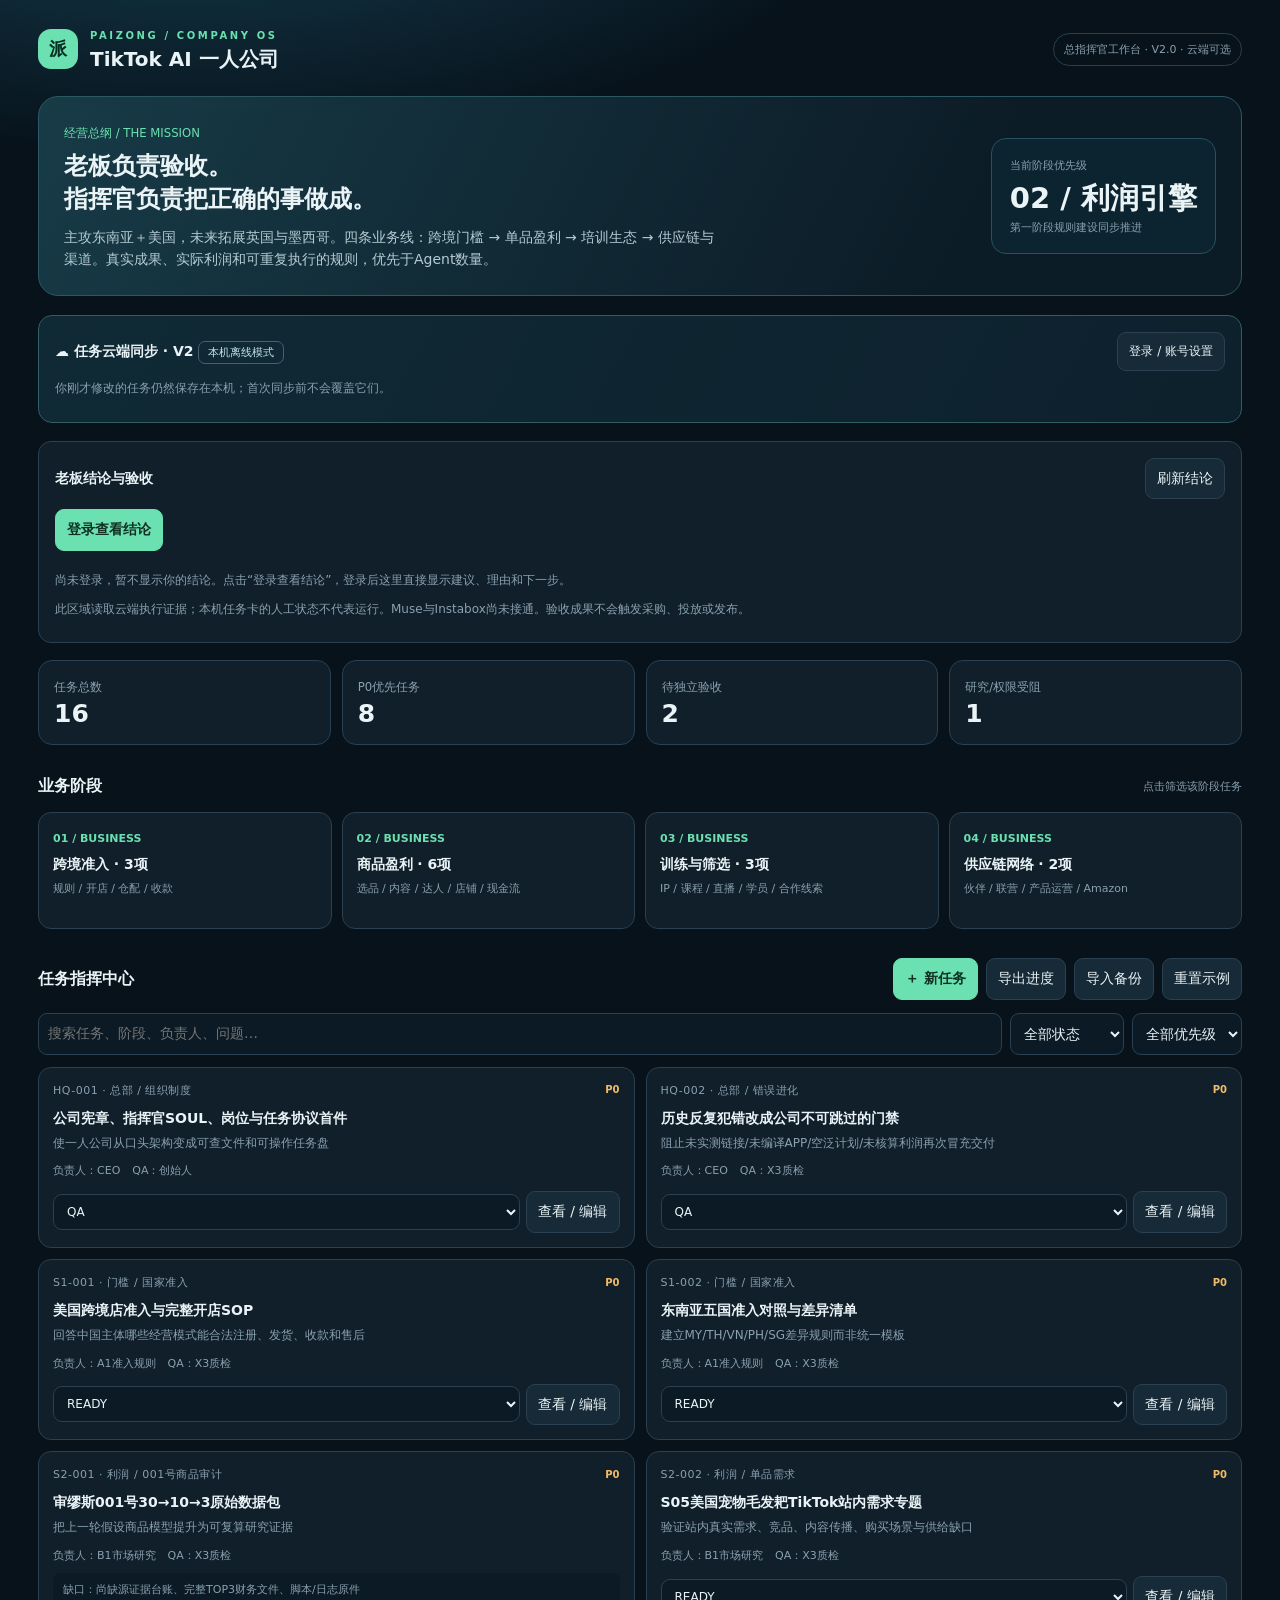
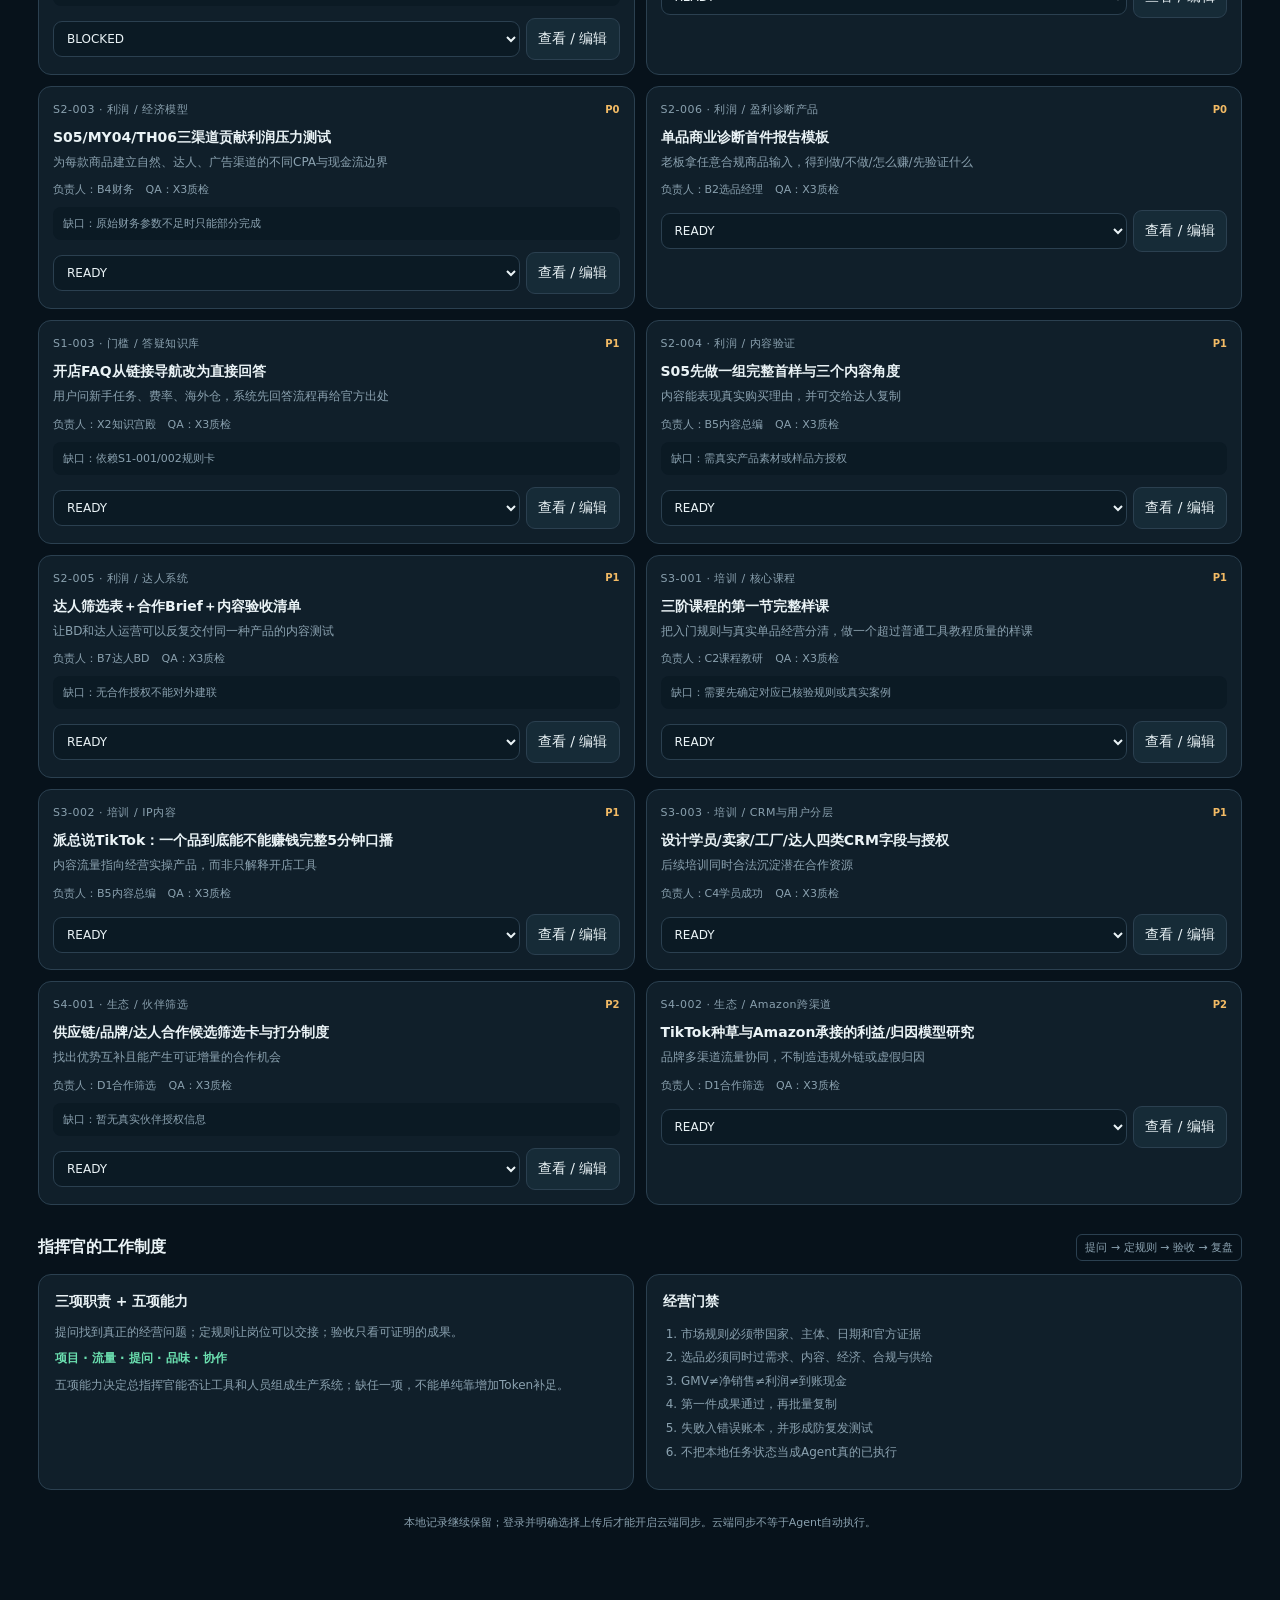
<file: index-4.html>
<!doctype html>
<html lang="zh-CN"><head><meta charset="utf-8"><meta name="viewport" content="width=device-width, initial-scale=1, viewport-fit=cover"><meta name="theme-color" content="#09131d"><title>派总TikTok｜AI一人公司指挥台</title>
<style>
:root{--bg:#07121b;--card:#101f2a;--raised:#162b37;--stroke:#2b4050;--text:#eaf3f6;--sub:#8aa1af;--green:#6be0b0;--amber:#f3bb65;--red:#f58d88;--blue:#8cb9ef}*{box-sizing:border-box}html{background:var(--bg)}body{margin:0;background:radial-gradient(ellipse 1100px 490px at 15% -5%,#174455 0%,var(--bg) 65%);color:var(--text);font:14px/1.55 system-ui,-apple-system,'PingFang SC','Microsoft Yahei',sans-serif}button,input,select,textarea{font:inherit}button{cursor:pointer}a{color:var(--green)}.wrap{max-width:1240px;margin:auto;padding:28px 18px 80px}.top{display:flex;justify-content:space-between;align-items:center;gap:14px}.logo{display:flex;gap:12px;align-items:center}.mark{width:40px;height:40px;background:var(--green);color:#052c22;border-radius:13px;display:grid;place-items:center;font-weight:900;font-size:18px}.eyebrow{color:var(--green);letter-spacing:2.6px;font-size:10px;font-weight:800}.top h1{font-size:20px;line-height:1.2;margin:3px 0 0}.tag{border:1px solid var(--stroke);padding:7px 10px;border-radius:30px;color:var(--sub);font-size:11px}.hero{margin-top:25px;padding:25px;border:1px solid #2b5861;border-radius:20px;background:linear-gradient(117deg,#173b47,#0c1c27 76%);display:flex;align-items:center;justify-content:space-between;gap:20px}.hero h2{font-size:24px;line-height:1.35;margin:7px 0 12px}.hero p{color:#b5cbd3;max-width:650px;margin:0}.hero small{color:var(--green)}.hero-side{min-width:210px;background:#0b2430;padding:15px 18px;border-radius:15px;border:1px solid #295161}.hero-side strong{display:block;font-size:29px;line-height:1.2;margin-top:5px}.hero-side span{color:var(--sub);font-size:11px}.stats{display:grid;grid-template-columns:repeat(4,1fr);gap:11px;margin-top:17px}.stat{background:var(--card);border:1px solid var(--stroke);border-radius:14px;padding:15px}.stat strong{font-size:25px;display:block;line-height:1.25}.stat small{color:var(--sub)}.sectionhead{display:flex;align-items:center;justify-content:space-between;margin-top:29px;margin-bottom:13px;gap:12px}.sectionhead h3{font-size:16px;margin:0}.muted{color:var(--sub)}.pill{font-size:11px;padding:4px 8px;border-radius:6px;border:1px solid var(--stroke);color:var(--sub)}.stages{display:grid;grid-template-columns:repeat(4,1fr);gap:10px}.stage{background:var(--card);border:1px solid var(--stroke);border-radius:13px;padding:14px;cursor:pointer;text-align:left;color:var(--text)}.stage:hover,.stage.active{border-color:var(--green);background:#16333a}.stage label{color:var(--green);font-weight:700;font-size:11px}.stage b{display:block;margin:5px 0;font-size:14px}.stage p{font-size:11px;color:var(--sub);margin:0;min-height:34px}.toolbar{display:flex;flex-wrap:wrap;gap:8px}.btn{background:var(--raised);border:1px solid var(--stroke);color:var(--text);padding:9px 11px;border-radius:9px}.btn:hover{border-color:var(--green)}.btn.primary{background:var(--green);color:#103124;font-weight:750;border:1px solid var(--green)}input,select,textarea{background:#0b1a24;color:var(--text);border:1px solid var(--stroke);outline:0;border-radius:9px;padding:9px;min-width:0}input:focus,select:focus,textarea:focus{border-color:var(--green)}.filters{display:flex;gap:8px;flex-wrap:wrap;margin-bottom:12px}.filters input{flex:1;min-width:180px}.tasks{display:grid;grid-template-columns:repeat(2,1fr);gap:11px}.task{background:var(--card);border:1px solid var(--stroke);border-radius:13px;padding:14px;min-width:0}.task-top{display:flex;align-items:center;justify-content:space-between;gap:6px}.task .id{color:var(--sub);font-size:11px;letter-spacing:.5px}.priority{font-size:10px;color:var(--amber);font-weight:700}.task h4{font-size:14px;margin:9px 0 5px;line-height:1.5}.task p{font-size:12px;color:var(--sub);margin:0 0 10px}.task .meta{font-size:11px;color:var(--sub);display:flex;gap:12px;flex-wrap:wrap}.task-bottom{display:flex;gap:6px;justify-content:space-between;align-items:center;margin-top:12px}.task-bottom select{min-width:0;flex:1;font-size:12px}.task-bottom button{flex:0 0 auto}.status{font-weight:700;font-size:11px}.note{background:#0b1a24;color:var(--sub);padding:8px 10px;border-radius:8px;font-size:11px;margin-top:9px}.none{padding:24px;text-align:center;color:var(--sub);border:1px dashed var(--stroke);border-radius:12px}.panel{background:var(--card);border:1px solid var(--stroke);border-radius:13px;padding:16px}.grid2{display:grid;grid-template-columns:1fr 1fr;gap:12px}.panel h4{margin:0 0 10px;font-size:14px}.panel p{margin:0 0 8px;color:var(--sub);font-size:12px}.panel ol{padding-left:18px;font-size:12px;color:var(--sub)}.panel li{margin:5px 0}.formgrid{display:grid;grid-template-columns:1fr 1fr;gap:10px}.formgrid label{font-size:11px;color:var(--sub);display:grid;gap:4px}.wide{grid-column:1/-1}textarea{resize:vertical;min-height:75px}.hidden{display:none!important}dialog{background:#10212c;color:var(--text);border:1px solid #35566a;border-radius:17px;padding:21px;width:min(640px,calc(100% - 20px));max-height:85vh;overflow:auto}dialog::backdrop{background:#000b}.small{font-size:11px}.footer{font-size:11px;color:var(--sub);text-align:center;margin-top:24px}.alerts{position:fixed;bottom:16px;right:16px;background:#244d47;color:#dcfff3;padding:12px 15px;border-radius:9px;border:1px solid var(--green);max-width:300px;display:none;box-shadow:0 5px 22px #0009}@media(max-width:780px){.hero{flex-direction:column;align-items:stretch}.hero-side{min-width:0}.hero h2{font-size:20px}.stages,.stats{grid-template-columns:repeat(2,1fr)}.tasks{grid-template-columns:1fr}.grid2{grid-template-columns:1fr}.top{align-items:flex-start}.tag{display:none}}@media(max-width:420px){.wrap{padding:16px 12px 60px}.formgrid{grid-template-columns:1fr}.wide{grid-column:auto}.stats{gap:7px}.stat{padding:11px}.stat strong{font-size:22px}.stage{padding:11px}.hero{padding:19px}.hero h2{font-size:19px}.sectionhead{flex-direction:column;align-items:flex-start}.toolbar{width:100%}.toolbar .btn{flex:1}}

[hidden]{display:none!important}.cloudbar{margin:19px 0 0;padding:16px;background:linear-gradient(120deg,#102a35,#0d212d);border:1px solid #315d65;border-radius:14px}.cloudhead{display:flex;justify-content:space-between;align-items:center;gap:12px;flex-wrap:wrap}.cloudhead b{font-size:14px}.cloudhint{font-size:12px;color:var(--sub);margin:8px 0}.cloudbtns{display:flex;gap:8px;flex-wrap:wrap}.cloudbtns .btn{font-size:12px}.cloudform{display:grid;grid-template-columns:repeat(2,minmax(0,1fr));gap:10px;margin:13px 0}.cloudform label{display:flex;flex-direction:column;font-size:12px;color:var(--sub);gap:5px}.cloudform input{width:100%}.clouderr{color:#ffc1b8;font-size:12px}.cloudsuccess{color:var(--green);font-size:12px}.cloudtag{padding:4px 9px;border-radius:7px;border:1px solid #466174;color:#c1e4ed;font-size:11px;white-space:normal}.cloudactions{display:none;gap:8px;flex-wrap:wrap;margin-top:10px}.cloudactions.show{display:flex}.cloudsmall{font-size:11px;color:#a6becb}.cloudbar button:disabled{opacity:.48;cursor:not-allowed}@media(max-width:650px){.cloudform{grid-template-columns:1fr}.cloudhead{align-items:flex-start}.cloudbtns{width:100%}.cloudbtns button{flex:1}}

.real-run{margin:12px 0}.real-run h4{margin-top:12px}.real-run details{margin:10px 0;padding:10px;background:#0b1a24;border-radius:8px}.real-run summary{cursor:pointer;color:var(--green);overflow-wrap:anywhere}.run-text{white-space:pre-wrap;overflow-wrap:anywhere;font:12px/1.6 ui-monospace,monospace;color:#bdd3dc;max-height:480px;overflow:auto}.run-review textarea{display:block;width:100%;margin:6px 0 10px}.real-run p{overflow-wrap:anywhere}#runHint{margin:10px 0}
.boss-conclusion{background:#123b33;border:1px solid #6be0b0;border-radius:12px;padding:18px;margin:12px 0}.boss-conclusion h4{color:#6be0b0;font-size:19px;margin:0 0 10px}.boss-conclusion p{white-space:pre-line;color:#eaf3f6;font-size:15px;line-height:1.85;margin:0}.boss-title{font-size:20px}.login-conclusion{margin:10px 0}.real-run>.task-top b{font-size:16px}
.business-report{border:1px solid #426376;border-radius:12px;padding:16px;margin:16px 0;background:#102630}.business-report>h3{font-size:19px;margin:0 0 8px}.business-report p,.business-report li{font-size:14px;line-height:1.8;color:#c8dce5}.business-report .business-verdict{font-weight:700;color:#f3bb65}.business-phase{display:inline-block;padding:5px 9px;border:1px solid #80663c;border-radius:6px;color:#f3bb65;font-size:12px;margin:8px 0}.business-report .business-field{margin:9px 0;white-space:pre-line}.business-field b{display:block;color:#eaf3f6}.business-report details{border:1px solid #294755;padding:13px}.business-report summary{font-size:15px;font-weight:700}.business-state{display:block;font-size:12px;font-weight:400;color:#a5bbc8;margin-top:4px}.business-table{overflow-x:auto;margin:12px 0}.business-table table{width:100%;border-collapse:collapse;min-width:460px;font-size:13px}.business-table th,.business-table td{text-align:left;vertical-align:top;border:1px solid #355160;padding:10px;color:#c8dce5}.business-report ul{padding-left:20px}.business-report li{margin:9px 0;overflow-wrap:anywhere}.business-report h4{color:#dceef4;font-size:16px}@media(max-width:480px){.business-report{padding:12px}.business-report p,.business-report li{font-size:14px}.business-report summary{font-size:14px}}
</style></head><body>
<div class="wrap">
<header class="top"><div class="logo"><div class="mark">派</div><div><div class="eyebrow">PAIZONG / COMPANY OS</div><h1>TikTok AI 一人公司</h1></div></div><span class="tag">总指挥官工作台 · V2.0 · 云端可选</span></header>
<section class="hero"><div><small>经营总纲 / THE MISSION</small><h2>老板负责验收。<br>指挥官负责把正确的事做成。</h2><p>主攻东南亚＋美国，未来拓展英国与墨西哥。四条业务线：跨境门槛 → 单品盈利 → 培训生态 → 供应链与渠道。真实成果、实际利润和可重复执行的规则，优先于Agent数量。</p></div><div class="hero-side"><span>当前阶段优先级</span><strong>02 / 利润引擎</strong><span>第一阶段规则建设同步推进</span></div></section>

<section class="cloudbar" id="cloudPanel" aria-label="云端同步设置">
  <div class="cloudhead"><div><b>☁ 任务云端同步 · V2</b> <span id="cloudBadge" class="cloudtag">本机离线模式</span></div><div class="cloudbtns"><button class="btn" id="cloudToggle">登录 / 账号设置</button><button class="btn" id="cloudRefresh" style="display:none">读取云端</button></div></div>
  <div class="cloudhint" id="cloudHint">你刚才修改的任务仍然保存在本机；首次同步前不会覆盖它们。</div>
  <div id="cloudControls" hidden>
    <div class="cloudform" id="cloudAuthForm">
      <label>登录邮箱<input id="cloudEmail" type="email" autocomplete="username" placeholder="你的邮箱"></label>
      <label>密码（密码方式）<input id="cloudPassword" type="password" autocomplete="current-password" placeholder="已有账号的密码"></label>
      <label>邮件6位验证码（验证码方式）<input id="cloudOtp" inputmode="numeric" autocomplete="one-time-code" placeholder="收件箱中的验证码"></label>
    </div>
    <div class="cloudbtns" id="cloudAuthBtns"><button class="btn primary" id="cloudLogin">密码登录</button><button class="btn" id="cloudSendOtp">发送验证码</button><button class="btn" id="cloudVerify">验证码登录</button></div>
    <div class="cloudactions" id="cloudDataActions"><button class="btn primary" id="cloudUpload">上传本机任务并开启同步</button><button class="btn" id="cloudDownload">下载云端任务到本机</button><button class="btn" id="cloudLogout">退出云端</button></div>
    <p class="cloudsmall" style="margin-top:11px">云端使用Supabase登录＋数据隔离，首次上传必须人工确认；系统不会自动打开店铺、调用Muse或在云电脑执行任务。云端认证需要邮箱能收到验证邮件。不要在共享设备上保存密码。</p>
    <div id="cloudError" class="clouderr" role="alert" style="margin-top:9px"></div>
  </div>
</section>
<section class="panel" id="realRunsPanel" aria-label="老板结论与验收" style="margin-top:18px"><div class="cloudhead"><b class="boss-title">老板结论与验收</b><button class="btn" id="runRefresh" disabled>刷新结论</button></div><button class="btn primary login-conclusion" id="conclusionLogin" type="button">登录查看结论</button><p id="runHint" class="muted" role="status">尚未登录，暂不显示你的结论。点击“登录查看结论”，登录后这里直接显示建议、理由和下一步。</p><p class="small muted">此区域读取云端执行证据；本机任务卡的人工状态不代表运行。Muse与Instabox尚未接通。验收成果不会触发采购、投放或发布。</p><div id="runList"></div></section>
<section class="stats" id="stats"></section>
<div class="sectionhead"><h3>业务阶段</h3><span class="muted small">点击筛选该阶段任务</span></div>
<div class="stages" id="stages"></div>
<div class="sectionhead"><h3>任务指挥中心</h3><div class="toolbar"><button id="addBtn" class="btn primary">＋ 新任务</button><button id="exportBtn" class="btn">导出进度</button><button id="importBtn" class="btn">导入备份</button><button id="resetBtn" class="btn">重置示例</button></div></div>
<div class="filters"><input id="search" placeholder="搜索任务、阶段、负责人、问题…" aria-label="任务搜索"><select id="statusFilter" aria-label="筛选任务状态"><option value="">全部状态</option><option>READY</option><option>QA</option><option>PASS</option><option>BLOCKED</option><option>RUNNING</option><option>REJECTED</option><option>DESIGNED</option><option>LIVE</option></select><select id="priorityFilter" aria-label="筛选优先级"><option value="">全部优先级</option><option>P0</option><option>P1</option><option>P2</option></select></div>
<div class="tasks" id="tasks"></div>
<div class="sectionhead"><h3>指挥官的工作制度</h3><span class="pill">提问 → 定规则 → 验收 → 复盘</span></div>
<div class="grid2"><section class="panel"><h4>三项职责 + 五项能力</h4><p>提问找到真正的经营问题；定规则让岗位可以交接；验收只看可证明的成果。</p><p><b style="color:var(--green)">项目 · 流量 · 提问 · 品味 · 协作</b></p><p>五项能力决定总指挥官能否让工具和人员组成生产系统；缺任一项，不能单纯靠增加Token补足。</p></section><section class="panel"><h4>经营门禁</h4><ol><li>市场规则必须带国家、主体、日期和官方证据</li><li>选品必须同时过需求、内容、经济、合规与供给</li><li>GMV≠净销售≠利润≠到账现金</li><li>第一件成果通过，再批量复制</li><li>失败入错误账本，并形成防复发测试</li><li>不把本地任务状态当成Agent真的已执行</li></ol></section></div>
<p class="footer">本地记录继续保留；登录并明确选择上传后才能开启云端同步。云端同步不等于Agent自动执行。</p>
</div>
<dialog id="taskDialog"><form id="taskForm"><h3 id="dialogTitle">新建任务</h3><div class="formgrid"><label>任务ID<input name="id" required placeholder="例如 S2-007"></label><label>阶段<select name="phase"><option>门槛</option><option selected>利润</option><option>培训</option><option>生态</option><option>总部</option></select></label><label>任务名称<input name="title" required></label><label>负责人<input name="owner" required placeholder="例 B2选品经理"></label><label>复核人<input name="reviewer" placeholder="X3质检"></label><label>优先级<select name="priority"><option>P0</option><option>P1</option><option>P2</option></select></label><label class="wide">目标<textarea name="objective"></textarea></label><label class="wide">验收标准<textarea name="acceptance" required></textarea></label><label class="wide">阻塞/缺口<textarea name="blocked_by"></textarea></label></div><div class="toolbar" style="margin-top:15px"><button class="btn primary" type="submit">保存任务</button><button class="btn" type="button" id="cancelBtn">取消</button></div></form></dialog>
<input id="fileImport" class="hidden" type="file" accept="application/json,.json"><div id="toast" class="alerts" role="status"></div>
<script>
const initial=[{"id": "HQ-001", "phase": "总部", "business": "组织制度", "owner": "CEO", "reviewer": "创始人", "priority": "P0", "status": "QA", "title": "公司宪章、指挥官SOUL、岗位与任务协议首件", "objective": "使一人公司从口头架构变成可查文件和可操作任务盘", "acceptance": "真实文件可打开；制度与用户四阶段一致；指挥台能改状态并导出；不冒称Agent已上线", "evidence": ["本交付包/总部/", "本交付包/岗位SOUL/", "本交付包/指挥台/index.html"], "blocked_by": "", "next_owner": "创始人", "phase_key": "HQ", "history": [{"at": "2026-10-29", "status": "QA", "note": "系统建档；不是后台Agent已执行。"}]}, {"id": "S1-001", "phase": "门槛", "business": "国家准入", "owner": "A1准入规则", "reviewer": "X3质检", "priority": "P0", "status": "READY", "title": "美国跨境店准入与完整开店SOP", "objective": "回答中国主体哪些经营模式能合法注册、发货、收款和售后", "acceptance": "2026年官方政策卡带链接/主体/店型/类目/日期，真实操作步骤，一组场景QA通过", "evidence": ["总部/05_市场规则索引与版本管理.md"], "blocked_by": "", "next_owner": "A5店铺答疑", "phase_key": "S1", "history": [{"at": "2026-10-29", "status": "READY", "note": "系统建档；不是后台Agent已执行。"}]}, {"id": "S1-002", "phase": "门槛", "business": "国家准入", "owner": "A1准入规则", "reviewer": "X3质检", "priority": "P0", "status": "READY", "title": "东南亚五国准入对照与差异清单", "objective": "建立MY/TH/VN/PH/SG差异规则而非统一模板", "acceptance": "五国各有入驻、费用、仓配、上架、退货差异及官方源且标最新核验日期", "evidence": ["总部/05_市场规则索引与版本管理.md"], "blocked_by": "", "next_owner": "A3税务结算", "phase_key": "S1", "history": [{"at": "2026-10-29", "status": "READY", "note": "系统建档；不是后台Agent已执行。"}]}, {"id": "S1-003", "phase": "门槛", "business": "答疑知识库", "owner": "X2知识宫殿", "reviewer": "X3质检", "priority": "P1", "status": "READY", "title": "开店FAQ从链接导航改为直接回答", "objective": "用户问新手任务、费率、海外仓，系统先回答流程再给官方出处", "acceptance": "10个高频问题都有可执行直接答案，按国家区分，来源核查清楚", "evidence": [], "blocked_by": "依赖S1-001/002规则卡", "next_owner": "C2课程教研", "phase_key": "S1", "history": [{"at": "2026-10-29", "status": "READY", "note": "系统建档；不是后台Agent已执行。"}]}, {"id": "S2-001", "phase": "利润", "business": "001号商品审计", "owner": "B1市场研究", "reviewer": "X3质检", "priority": "P0", "status": "BLOCKED", "title": "审缪斯001号30→10→3原始数据包", "objective": "把上一轮假设商品模型提升为可复算研究证据", "acceptance": "54条源证据、代码/测试日志与三商品原始模型逐项可复核，列缺口，不用报告代替原件", "evidence": ["用户已提供001号总报告"], "blocked_by": "尚缺源证据台账、完整TOP3财务文件、脚本/日志原件", "next_owner": "B4财务", "phase_key": "S2", "history": [{"at": "2026-10-29", "status": "BLOCKED", "note": "系统建档；不是后台Agent已执行。"}]}, {"id": "S2-002", "phase": "利润", "business": "单品需求", "owner": "B1市场研究", "reviewer": "X3质检", "priority": "P0", "status": "READY", "title": "S05美国宠物毛发耙TikTok站内需求专题", "objective": "验证站内真实需求、竞品、内容传播、购买场景与供给缺口", "acceptance": "TikTok平台原始内容与商品证据＋外部旁证分开；无账号数据则标未知", "evidence": ["用户已提供001号总报告"], "blocked_by": "", "next_owner": "B2选品经理", "phase_key": "S2", "history": [{"at": "2026-10-29", "status": "READY", "note": "系统建档；不是后台Agent已执行。"}]}, {"id": "S2-003", "phase": "利润", "business": "经济模型", "owner": "B4财务", "reviewer": "X3质检", "priority": "P0", "status": "READY", "title": "S05/MY04/TH06三渠道贡献利润压力测试", "objective": "为每款商品建立自然、达人、广告渠道的不同CPA与现金流边界", "acceptance": "逐项费用与来源、乐观/基准/悲观、真实报价缺口；不得把归因GMV当增量", "evidence": ["业务SOP/S2_单品利润飞轮.md"], "blocked_by": "原始财务参数不足时只能部分完成", "next_owner": "CEO", "phase_key": "S2", "history": [{"at": "2026-10-29", "status": "READY", "note": "系统建档；不是后台Agent已执行。"}]}, {"id": "S2-004", "phase": "利润", "business": "内容验证", "owner": "B5内容总编", "reviewer": "X3质检", "priority": "P1", "status": "READY", "title": "S05先做一组完整首样与三个内容角度", "objective": "内容能表现真实购买理由，并可交给达人复制", "acceptance": "首件视频或可拍分镜通过真实演示/版权/脚本质量/购买理由检查", "evidence": ["业务SOP/S2_达人Brief与验收.md"], "blocked_by": "需真实产品素材或样品方授权", "next_owner": "B7达人BD", "phase_key": "S2", "history": [{"at": "2026-10-29", "status": "READY", "note": "系统建档；不是后台Agent已执行。"}]}, {"id": "S2-005", "phase": "利润", "business": "达人系统", "owner": "B7达人BD", "reviewer": "X3质检", "priority": "P1", "status": "READY", "title": "达人筛选表＋合作Brief＋内容验收清单", "objective": "让BD和达人运营可以反复交付同一种产品的内容测试", "acceptance": "至少一个真实/标明研究级候选，明确样品、佣金、时间、授权、素材和挂车验收", "evidence": ["业务SOP/S2_达人Brief与验收.md"], "blocked_by": "无合作授权不能对外建联", "next_owner": "B8达人运营", "phase_key": "S2", "history": [{"at": "2026-10-29", "status": "READY", "note": "系统建档；不是后台Agent已执行。"}]}, {"id": "S2-006", "phase": "利润", "business": "盈利诊断产品", "owner": "B2选品经理", "reviewer": "X3质检", "priority": "P0", "status": "READY", "title": "单品商业诊断首件报告模板", "objective": "老板拿任意合规商品输入，得到做/不做/怎么赚/先验证什么", "acceptance": "包括五关、三账、获客渠道、内容方向、成本边界、止损和问题证据；不填假数字", "evidence": ["业务SOP/S2_单品利润飞轮.md"], "blocked_by": "", "next_owner": "CEO", "phase_key": "S2", "history": [{"at": "2026-10-29", "status": "READY", "note": "系统建档；不是后台Agent已执行。"}]}, {"id": "S3-001", "phase": "培训", "business": "核心课程", "owner": "C2课程教研", "reviewer": "X3质检", "priority": "P1", "status": "READY", "title": "三阶课程的第一节完整样课", "objective": "把入门规则与真实单品经营分清，做一个超过普通工具教程质量的样课", "acceptance": "1个完整可讲的课件/讲稿、可操作演示、学员练习和验证依据；先样课审查", "evidence": ["业务SOP/S3_培训与公域增长.md"], "blocked_by": "需要先确定对应已核验规则或真实案例", "next_owner": "CEO", "phase_key": "S3", "history": [{"at": "2026-10-29", "status": "READY", "note": "系统建档；不是后台Agent已执行。"}]}, {"id": "S3-002", "phase": "培训", "business": "IP内容", "owner": "B5内容总编", "reviewer": "X3质检", "priority": "P1", "status": "READY", "title": "派总说TikTok：一个品到底能不能赚钱完整5分钟口播", "objective": "内容流量指向经营实操产品，而非只解释开店工具", "acceptance": "1600字以上、前3秒利益钩子、持续观看结构、完整观众口播无幕后话术", "evidence": ["总部/04_关键业务指标与阶段门禁.md"], "blocked_by": "", "next_owner": "C3直播招生", "phase_key": "S3", "history": [{"at": "2026-10-29", "status": "READY", "note": "系统建档；不是后台Agent已执行。"}]}, {"id": "S3-003", "phase": "培训", "business": "CRM与用户分层", "owner": "C4学员成功", "reviewer": "X3质检", "priority": "P1", "status": "READY", "title": "设计学员/卖家/工厂/达人四类CRM字段与授权", "objective": "后续培训同时合法沉淀潜在合作资源", "acceptance": "清晰用户分类、标签、来源、授权、合作适配度与后续跟进，禁止擅自出售用户信息", "evidence": [], "blocked_by": "", "next_owner": "D1合作筛选", "phase_key": "S3", "history": [{"at": "2026-10-29", "status": "READY", "note": "系统建档；不是后台Agent已执行。"}]}, {"id": "S4-001", "phase": "生态", "business": "伙伴筛选", "owner": "D1合作筛选", "reviewer": "X3质检", "priority": "P2", "status": "READY", "title": "供应链/品牌/达人合作候选筛选卡与打分制度", "objective": "找出优势互补且能产生可证增量的合作机会", "acceptance": "供应资质、品质、流量、授权、现金流、合同分润、冲突/退出条款都有评估字段", "evidence": ["业务SOP/S4_伙伴筛选与供应链共创.md"], "blocked_by": "暂无真实伙伴授权信息", "next_owner": "CEO", "phase_key": "S4", "history": [{"at": "2026-10-29", "status": "READY", "note": "系统建档；不是后台Agent已执行。"}]}, {"id": "S4-002", "phase": "生态", "business": "Amazon跨渠道", "owner": "D1合作筛选", "reviewer": "X3质检", "priority": "P2", "status": "READY", "title": "TikTok种草与Amazon承接的利益/归因模型研究", "objective": "品牌多渠道流量协同，不制造违规外链或虚假归因", "acceptance": "平台规则、授权、归因工具能力、费用和客户归属清晰；缺证据就仅研究级", "evidence": [], "blocked_by": "", "next_owner": "CEO", "phase_key": "S4", "history": [{"at": "2026-10-29", "status": "READY", "note": "系统建档；不是后台Agent已执行。"}]}, {"id": "HQ-002", "phase": "总部", "business": "错误进化", "owner": "CEO", "reviewer": "X3质检", "priority": "P0", "status": "QA", "title": "历史反复犯错改成公司不可跳过的门禁", "objective": "阻止未实测链接/未编译APP/空泛计划/未核算利润再次冒充交付", "acceptance": "错误账本每条有症状、硬规则与回归测试；新任务受验收清单约束", "evidence": ["复盘与质检/错误账本.md", "复盘与质检/验收清单.md"], "blocked_by": "", "next_owner": "创始人", "phase_key": "HQ", "history": [{"at": "2026-10-29", "status": "QA", "note": "系统建档；不是后台Agent已执行。"}]}];
const KEY='paizong-tk-os-v1-tasks';
let cloudActive=false,cloudToken=null,cloudUser=null,cloudApi=null,cloudRows=[],cloudCache={},cloudQueued=false,cloudBusy=false,cloudSuppress=false,cloudAuthSession=null;
const CLOUD_SESSION_KEY='paizong-tk-os-cloud-session-v2';
const phases=[{name:'门槛',n:'01',title:'跨境准入',desc:'规则 / 开店 / 仓配 / 收款'},{name:'利润',n:'02',title:'商品盈利',desc:'选品 / 内容 / 达人 / 店铺 / 现金流'},{name:'培训',n:'03',title:'训练与筛选',desc:'IP / 课程 / 直播 / 学员 / 合作线索'},{name:'生态',n:'04',title:'供应链网络',desc:'伙伴 / 联营 / 产品运营 / Amazon'}];
const statuses=['DESIGNED','READY','RUNNING','QA','PASS','BLOCKED','REJECTED','LIVE'];
let tasks,phase='all';try{const cached=JSON.parse(localStorage.getItem(KEY)||'null');tasks=Array.isArray(cached)&&cached.length?cached:initial}catch{tasks=initial}
const $=(s)=>document.querySelector(s);
const esc=s=>String(s==null?'':s).replace(/[&<>"']/g,c=>({'&':'&amp;','<':'&lt;','>':'&gt;','"':'&quot;',"'":'&#39;'}[c]));
const save=()=>{try{localStorage.setItem(KEY,JSON.stringify(tasks))}catch{alert('本机存储不可用，请使用导出进度备份')}if(cloudActive&&!cloudSuppress)enqueueCloudPush()};
const show=(s)=>{const el=$('#toast');el.textContent=s;el.style.display='block';setTimeout(()=>el.style.display='none',2700)};
const count=(s)=>tasks.filter(t=>t.status===s).length;
function render(){
$('#stats').innerHTML=[['任务总数',tasks.length],['P0优先任务',tasks.filter(t=>t.priority==='P0').length],['待独立验收',count('QA')],['研究/权限受阻',count('BLOCKED')]].map(x=>`<div class="stat"><small>${x[0]}</small><strong>${x[1]}</strong></div>`).join('');
$('#stages').innerHTML=phases.map(p=>`<button class="stage ${phase===p.name?'active':''}" data-phase="${p.name}"><label>${p.n} / BUSINESS</label><b>${p.title} · ${tasks.filter(t=>t.phase===p.name).length}项</b><p>${p.desc}</p></button>`).join('');
const q=$('#search').value.trim().toLowerCase(),s=$('#statusFilter').value,pr=$('#priorityFilter').value;
const subset=tasks.filter(t=>(phase==='all'||t.phase===phase)&&(!s||t.status===s)&&(!pr||t.priority===pr)&&(!q||[t.id,t.title,t.owner,t.objective,t.phase,t.acceptance].join(' ').toLowerCase().includes(q))).sort((a,b)=>a.priority.localeCompare(b.priority)||a.id.localeCompare(b.id));
$('#tasks').innerHTML=subset.length?subset.map(t=>`<article class="task"><div class="task-top"><span class="id">${esc(t.id)} · ${esc(t.phase)} / ${esc(t.business||'')}</span><span class="priority">${esc(t.priority)}</span></div><h4>${esc(t.title)}</h4><p>${esc(t.objective)}</p><div class="meta"><span>负责人：${esc(t.owner)}</span><span>QA：${esc(t.reviewer)}</span></div>${t.blocked_by?`<div class="note">缺口：${esc(t.blocked_by)}</div>`:''}<div class="task-bottom"><select class="change-status" data-id="${esc(t.id)}" aria-label="${esc(t.id)}任务状态">${statuses.map(x=>`<option ${x===t.status?'selected':''}>${x}</option>`).join('')}</select><button class="btn edit" data-id="${esc(t.id)}">查看 / 编辑</button></div></article>`).join(''):'<div class="none" style="grid-column:1/-1">当前筛选没有任务，试试清空搜索或状态。</div>';
}
$('#stages').addEventListener('click',e=>{const b=e.target.closest('button[data-phase]');if(!b)return;phase=phase===b.dataset.phase?'all':b.dataset.phase;render()});
$('#tasks').addEventListener('change',e=>{if(!e.target.matches('select.change-status'))return;const t=tasks.find(x=>x.id===e.target.dataset.id);if(!t)return;const next=e.target.value; if(['PASS','LIVE','RUNNING'].includes(next)){const msg=next==='RUNNING'?'RUNNING只用于真实Agent/工具已开始执行并有日志。仍要更新吗？':'PASS/LIVE必须有验收/部署和可复查证据，当前仅人工修改状态。确定已有证据吗？'; if(!confirm(msg)){render();return}}t.status=next;t.history=(t.history||[]).concat([{at:new Date().toISOString(),status:next,note:'人工从本地指挥台更新，不等于系统自动完成。'}]);save();render();show('状态已保存到当前浏览器')});
let editing=null;function openDialog(t){editing=t?.id||null;const f=$('#taskForm');f.reset();$('#dialogTitle').textContent=editing?'编辑任务':'新建任务';if(t){for(const [k,v] of Object.entries(t)){if(f.elements[k]&&['string','number'].includes(typeof v))f.elements[k].value=v}f.elements.id.readOnly=true}else{f.elements.id.readOnly=false}$('#taskDialog').showModal()}
$('#tasks').addEventListener('click',e=>{const b=e.target.closest('.edit');if(!b)return;openDialog(tasks.find(x=>x.id===b.dataset.id))});$('#addBtn').onclick=()=>openDialog(null);$('#cancelBtn').onclick=()=>$('#taskDialog').close();
$('#taskForm').onsubmit=e=>{e.preventDefault();const form=new FormData(e.target);const d=Object.fromEntries(form);d.id=String(d.id||'').trim();if(!d.id||!d.title||!d.acceptance){show('缺少必要字段');return}if(!editing&&tasks.some(x=>x.id===d.id)){show('该任务ID已存在');return}const idx=tasks.findIndex(x=>x.id===editing);if(idx>=0){tasks[idx]={...tasks[idx],...d}}else{tasks.unshift({...d,priority:d.priority||'P1',status:'READY',business:'新增任务',history:[{at:new Date().toISOString(),status:'READY',note:'用户新建待执行任务'}]})}save();$('#taskDialog').close();render();show('任务保存成功')};
['#search','#statusFilter','#priorityFilter'].forEach(s=>$(s).addEventListener('input',render));
function download(name,content){const a=document.createElement('a');a.href=URL.createObjectURL(new Blob([content],{type:'application/json;charset=utf-8'}));a.download=name;a.click();setTimeout(()=>URL.revokeObjectURL(a.href),1000)}
$('#exportBtn').onclick=()=>{download('派总TikTok_任务进度_'+new Date().toISOString().slice(0,10)+'.json',JSON.stringify(tasks,null,2));show('JSON进度已导出')};
$('#importBtn').onclick=()=>$('#fileImport').click();$('#fileImport').onchange=async e=>{const file=e.target.files?.[0];if(!file)return;try{const arr=JSON.parse(await file.text());if(!Array.isArray(arr)||arr.some(t=>!t.id||!t.title||!statuses.includes(t.status)))throw Error('任务格式错误');if(!confirm('导入将覆盖当前浏览器任务，确认吗？'))return;tasks=arr;save();phase='all';render();show('已导入 '+arr.length+' 个任务')}catch(err){alert('导入失败：'+err.message)}finally{e.target.value=''}};
$('#resetBtn').onclick=()=>{if(!confirm('确定重置为初始化16张任务卡？当前改动将丢失，建议先导出。'))return;tasks=JSON.parse(JSON.stringify(initial));save();phase='all';$('#search').value='';$('#statusFilter').value='';$('#priorityFilter').value='';render();show('已重置任务')};
render();

// Cloud V2: preserves the original V1 localStorage key and never replaces tasks without explicit consent.
const CLOUD_CONFIG_URL='https://rsiqtfaudqfdhckjovse.supabase.co/functions/v1/paizong-os-public-config';
const cloudEls={badge:$('#cloudBadge'),hint:$('#cloudHint'),panel:$('#cloudControls'),toggle:$('#cloudToggle'),auth:$('#cloudAuthForm'),authBtns:$('#cloudAuthBtns'),data:$('#cloudDataActions'),err:$('#cloudError')};
const setCloudStatus=(label,info,err=false)=>{cloudEls.badge.textContent=label;if(info)cloudEls.hint.textContent=info;cloudEls.err.textContent=err?info:''};
async function configCloud(){if(cloudApi)return cloudApi;const r=await fetch(CLOUD_CONFIG_URL,{method:'GET',cache:'no-store'});if(!r.ok)throw Error('云配置不可达 '+r.status);const o=await r.json();if(!o||!o.url||!o.key||!o.url.startsWith('https://'))throw Error('云配置不正确');cloudApi=o;return o}
async function cloudFetch(path,method='GET',body=undefined,authenticated=true,prefer=''){
 const c=await configCloud();let token=authenticated?cloudToken:null;
 const headers={'apikey':c.key,'Content-Type':'application/json'};
 if(token)headers['Authorization']='Bearer '+token;
 if(prefer)headers['Prefer']=prefer;
 const opts={method,headers};if(body!==undefined)opts.body=JSON.stringify(body);
 const res=await fetch(c.url+path,opts);let data;const raw=await res.text();try{data=raw?JSON.parse(raw):{}}catch{data={message:raw.slice(0,120)}}
 if(!res.ok)throw Error((data&& (data.msg||data.error_description||data.message||data.error))||('云端请求失败 '+res.status));return data
}
function setAuthFormState(on){cloudEls.auth.hidden=on;cloudEls.authBtns.style.display=on?'none':'flex';cloudEls.data.classList.toggle('show',on);$('#cloudRefresh').style.display=on?'inline-block':'none'}
function rememberSession(session){cloudAuthSession=session;cloudToken=session?.access_token||null;cloudUser=session?.user||null;if(session&&cloudUser)localStorage.setItem(CLOUD_SESSION_KEY,JSON.stringify(session));else localStorage.removeItem(CLOUD_SESSION_KEY);}
async function cloudSignIn(email,password,otp){let ans;
 if(otp)ans=await cloudFetch('/auth/v1/verify','POST',{email,token:otp,type:'email'},false);
 else ans=await cloudFetch('/auth/v1/token?grant_type=password','POST',{email,password},false);
 if(!ans.access_token||!ans.user)throw Error('未返回有效登录凭证');rememberSession(ans);await afterCloudLogin();
}
async function afterCloudLogin(){setAuthFormState(true);cloudActive=false;await fetchRemoteRows();await loadRealRuns();setCloudStatus('已登录 · 尚未同步','账户 '+(cloudUser.email||'')+'；云端任务 '+cloudRows.length+' 条，本机任务 '+tasks.length+' 条。请明确选择上传或下载。')}
async function fetchRemoteRows(){let rows=await cloudFetch('/rest/v1/os_tasks_v1?select=id,external_code,payload,updated_at&order=updated_at.desc&limit=500');if(!Array.isArray(rows))throw Error('云端任务响应格式异常');cloudRows=rows;return rows}
function normalizeTask(t){const data=Object.assign({},t);delete data.__cloud_id;return data}
const streams={门槛:'access',利润:'profit',培训:'academy',生态:'ecosystem',总部:'command'};
const statusesToCloud={DESIGNED:'backlog',READY:'ready',RUNNING:'working',QA:'review',PASS:'approved',BLOCKED:'blocked',REJECTED:'rejected',LIVE:'approved'};
function cloudPayload(t){if(!t.id||!t.title)throw Error('任务缺少编号或标题');return {
 owner_id:cloudUser.id,external_code:String(t.id),payload:normalizeTask(t),title:String(t.title).slice(0,200),stream:streams[t.phase]||'command',role_id:String(t.owner||'strategy'),executor:'unassigned',status:statusesToCloud[t.status]||'ready',priority:['P0','P1','P2'].includes(t.priority)?t.priority:'P1',brief:String(t.objective||''),acceptance:String(t.acceptance||''),evidence:JSON.stringify(t.evidence||[]),blocker:String(t.blocked_by||''),is_demo:false,updated_at:new Date().toISOString()
}}
async function pushCloudChanges(forceAll=false){if(!cloudUser||!cloudToken)throw Error('没有登录云端');const changes=tasks.filter(t=>forceAll||cloudCache[t.id]!==JSON.stringify(normalizeTask(t)));if(!changes.length){setCloudStatus('已同步','本机与云端一致，未发现新的修改');return 0}
 const entries=changes.map(cloudPayload);const result=await cloudFetch('/rest/v1/os_tasks_v1?on_conflict=owner_id,external_code','POST',entries,true,'resolution=merge-duplicates,return=representation');
 if(!Array.isArray(result)||result.length<changes.length)throw Error('云端未确认全部保存');
 for(const t of changes)cloudCache[t.id]=JSON.stringify(normalizeTask(t));
 try{const logs=changes.map(t=>({owner_id:cloudUser.id,actor:'用户·网页',action:'编辑或保存任务',detail:t.id+' · '+t.title+' · '+t.status}));await cloudFetch('/rest/v1/os_events_v1','POST',logs,true,'return=minimal')}catch(e){setCloudStatus('任务已保存 · 日志异常','数据已同步，但事件日志未写入：'+e.message,true);return changes.length}
 setCloudStatus('云端同步成功','本次同步 '+changes.length+' 项，任务总量 '+tasks.length+' 项。云端记录归属登录账户。');return changes.length
}
let pushTimer=null;
function enqueueCloudPush(){cloudQueued=true;if(pushTimer)clearTimeout(pushTimer);pushTimer=setTimeout(async()=>{if(cloudBusy)return;cloudBusy=true;try{while(cloudQueued&&cloudActive){cloudQueued=false;await pushCloudChanges()}}catch(e){setCloudStatus('同步失败 · 本机有备份','更改已保留在本机，云端写入失败：'+e.message,true)}finally{cloudBusy=false}},800)}
function setCloudFromRows(rows){const arr=rows.map(r=>r.payload).filter(t=>t&&typeof t==='object'&&t.id&&t.title);if(!arr.length)throw Error('云端还没有可用任务');cloudSuppress=true;try{tasks=arr;save();render()}finally{cloudSuppress=false}cloudCache=Object.fromEntries(arr.map(t=>[t.id,JSON.stringify(normalizeTask(t))]));cloudActive=true;setCloudStatus('已开启云端同步','已经读取云端 '+arr.length+' 条任务。接下来本机修改会写入云端。')}
$('#cloudToggle').onclick=()=>{cloudEls.panel.hidden=!cloudEls.panel.hidden};
$('#cloudSendOtp').onclick=async()=>{const email=$('#cloudEmail').value.trim();if(!email.includes('@')){setCloudStatus('需要邮箱','请填写正确邮箱',true);return}try{setCloudStatus('正在发送验证码','请检查邮箱及垃圾邮件箱');await cloudFetch('/auth/v1/otp','POST',{email,create_user:true},false);setCloudStatus('验证码已申请','请查看邮箱中的验证码或登录链接。邮箱服务如有发送限制，会提示错误。')}catch(e){setCloudStatus('验证码发送失败',e.message,true)}};
$('#cloudVerify').onclick=async()=>{const email=$('#cloudEmail').value.trim(),otp=$('#cloudOtp').value.trim();if(!email||!otp)return setCloudStatus('缺少信息','请输入邮箱和验证码',true);try{await cloudSignIn(email,'',otp)}catch(e){setCloudStatus('登录失败',e.message,true)}};
$('#cloudLogin').onclick=async()=>{const email=$('#cloudEmail').value.trim(),password=$('#cloudPassword').value;if(!email||!password)return setCloudStatus('缺少信息','请输入邮箱和密码',true);try{await cloudSignIn(email,password,'')}catch(e){setCloudStatus('登录失败',e.message,true)}};
$('#cloudLogout').onclick=()=>{cloudActive=false;rememberSession(null);setAuthFormState(false);resetRunPanel();cloudCache={};setCloudStatus('本机离线模式','已退出云端，本机任务保持不变。')};
$('#cloudUpload').onclick=async()=>{if(!cloudUser)return;if(!confirm('确认将当前本机'+tasks.length+'条任务同步到云端？相同任务编号会覆盖云端对应记录；建议先点“导出进度”备份。'))return;try{cloudActive=false;setCloudStatus('正在上传','正在保存任务，请勿关闭当前页面');await pushCloudChanges(true);cloudActive=true;setCloudStatus('已开启云端同步','本机任务已上传。后续编辑会自动同步，离线时仍保存本机备份。')}catch(e){cloudActive=false;setCloudStatus('上传失败 · 本机安全',e.message,true)}};
$('#cloudDownload').onclick=async()=>{if(!cloudUser)return;if(!confirm('这会把本机任务替换成云端任务（本机尚未同步的修改可能丢失）。请先导出进度备份。继续？'))return;try{const rows=await fetchRemoteRows();setCloudFromRows(rows)}catch(e){setCloudStatus('下载失败',e.message,true)}};
$('#cloudRefresh').onclick=async()=>{try{await fetchRemoteRows();setCloudStatus('刷新完成','云端现有 '+cloudRows.length+' 条任务，本机现有 '+tasks.length+' 条。点击下载可切换为云端数据，注意先备份。')}catch(e){setCloudStatus('刷新失败',e.message,true)}};
async function cloudRestore(){try{const raw=localStorage.getItem(CLOUD_SESSION_KEY);if(!raw)return;const old=JSON.parse(raw);if(!old||!old.access_token||!old.refresh_token)return;await configCloud();let u;
 // Explicitly check stored token, never trust a cached email alone.
 const c=cloudApi,r=await fetch(c.url+'/auth/v1/user',{headers:{'apikey':c.key,'Authorization':'Bearer '+old.access_token}});
 if(r.ok){u=await r.json();rememberSession({...old,user:u});await afterCloudLogin();return}
 const fresh=await cloudFetch('/auth/v1/token?grant_type=refresh_token','POST',{refresh_token:old.refresh_token},false);if(fresh.access_token&&fresh.user){rememberSession(fresh);await afterCloudLogin()}else throw Error('需要重新登录');
 }catch(e){cloudActive=false;rememberSession(null);setAuthFormState(false);resetRunPanel();setCloudStatus('云端需要重新登录','本机任务未改变。'+e.message,true)}}


// Real execution records V1. The local task board above is not a run ledger.
let realRuns=[],realArtifacts=[],realQa=[],runLoadVersion=0,runBusy=false;
const runStateLabel={ready:'等待执行',working:'真实执行中',review:'待创始人验收',approved:'创始人已通过',rejected:'创始人已打回',blocked:'阻塞',failed:'执行失败'};
function resetRunPanel(){
 runLoadVersion++;realRuns=[];realArtifacts=[];realQa=[];runBusy=false;
 $('#runList').replaceChildren();$('#runRefresh').disabled=!cloudUser;$('#conclusionLogin').hidden=!!cloudUser;
 $('#runHint').textContent=cloudUser?'点击“刷新结论”查看已经回传的成果。':'尚未登录，暂不显示你的结论。点击“登录查看结论”，登录后这里直接显示建议、理由和下一步。';
}
function runDate(value){return value?new Date(value).toLocaleString('zh-CN',{timeZone:'Asia/Shanghai',hour12:false}):'未记录'}
function renderBusinessReport(artifacts){
 const record=artifacts.filter(a=>a.title==='经营决策卡.json').slice(-1)[0];
 if(!record)return '';
 try{
  const d=JSON.parse(record.content_text);
  if(d.schema_version!==1||!Array.isArray(d.dimensions))throw Error('格式不匹配');
  const rows=(v,n=12)=>Array.isArray(v)?v.filter(x=>x&&typeof x==='object'&&!Array.isArray(x)).slice(0,n):[];
  const val=v=>esc(typeof v==='string'||typeof v==='number'?String(v):'未提供');
  const field=(k,v)=>`<p class="business-field"><b>${esc(k)}</b>${val(v)}</p>`;
  const safeLink=v=>{try{const u=new URL(v);return ['https:','http:'].includes(u.protocol)&&!u.username&&!u.password?esc(u.href):null}catch{return null}};
  return `<section class="business-report" aria-label="品牌项目经营诊断"><h3>${val(d.title)}</h3><p>${val(d.subtitle)}</p><span class="business-phase">${val(d.phase)}</span><p class="business-verdict">${val(d.verdict)}</p><p>${val(d.boundary)}</p><h4>十项经营判断：点开查看发现、证据、缺口与动作</h4>${rows(d.dimensions).map((x,i)=>`<details${i===0?' open':''}><summary>${i+1}. ${val(x.title)}<span class="business-state">${val(x.status)}</span></summary>${field('要回答的问题',x.question)}${field('当前发现',x.finding)}${field('证据与口径',x.evidence)}${field('还缺什么',x.missing)}${field('下一步怎么验证',x.action)}</details>`).join('')}<details><summary>跨平台数据覆盖：哪些已查、哪些还没有</summary>${rows(d.platforms).map(x=>`<h4>${val(x.platform)}</h4>${field('本轮取得',x.observed)}${field('不能据此判断',x.limits)}`).join('')}</details><details><summary>竞品报价与产品形态对照</summary><div class="business-table"><table><thead><tr><th scope="col">商品</th><th scope="col">形态</th><th scope="col">报价</th><th scope="col">口径</th></tr></thead><tbody>${rows(d.competitors).map(x=>`<tr><td>${val(x.name)}</td><td>${val(x.form)}</td><td>${val(x.price)}</td><td>${val(x.basis)}</td></tr>`).join('')}</tbody></table></div></details><details><summary>优先动作、责任与通过 / 停止条件</summary>${rows(d.priorities,6).map(x=>`<h4>${val(x.title)}</h4>${field('责任与当前授权',x.owner)}${field('具体产物',x.deliverable)}${field('通过条件',x.pass)}${field('停止条件',x.stop)}`).join('')}</details><details><summary>原始来源与证据边界</summary><ul>${rows(d.sources,20).map(x=>{const url=safeLink(x.url);return `<li>${val(x.id)} · ${url?`<a href="${url}" target="_blank" rel="noopener noreferrer">${val(x.label)}</a>`:val(x.label)}<br>${val(x.scope)}</li>`}).join('')}</ul></details></section>`;
 }catch{return '<p class="muted">经营诊断卡格式异常，请展开完整报告查看原始资料。</p>'}
}
function renderRealRuns(){
 $('#runList').innerHTML=realRuns.map(r=>{
  const artifacts=realArtifacts.filter(a=>a.run_id===r.id),qas=realQa.filter(q=>q.run_id===r.id);
  const canReview=r.status==='review';
  const canApprove=canReview&&!!r.started_at&&!!r.log_text&&!!r.completed_at&&artifacts.length>0&&qas.some(q=>q.independent&&['PASS','CONDITIONAL'].includes(q.result))&&!qas.some(q=>q.result==='FAIL');
  return `<article class="panel real-run"><div class="task-top"><b>本次经营判断</b><span class="pill">${esc(runStateLabel[r.status]||r.status)}</span></div><section class="boss-conclusion"><h4>老板结论</h4><p>${esc(r.result_summary||'结论尚未回传，请稍后刷新。')}</p></section>${renderBusinessReport(artifacts)}<details><summary>查看执行记录与技术凭证</summary><p>任务ID：${esc(r.task_id)}<br>运行ID：${esc(r.id)}<br>实际执行器：${esc(r.actual_runner)}<br>实例：${esc(r.runner_instance_id)}<br>开始：${esc(runDate(r.started_at))} · 结束：${esc(runDate(r.completed_at))}<br>心跳：${esc(runDate(r.heartbeat_at))}</p><p class="small">输入SHA256：${esc(r.input_sha256||'未记录')}${r.error_code?'<br>错误码：'+esc(r.error_code):''}</p><details><summary>查看原始执行日志</summary><pre class="run-text">${esc(r.log_text||'未回传日志，不能认定执行完成。')}</pre></details></details><details><summary>展开完整报告与原始证据</summary><div class="run-artifacts">${artifacts.map(a=>`<details><summary>${esc(({"market_decision.md":"选品理由与订单来源","finance_decision.md":"利润、获客与现金流完整分析","PRODUCT001_independent_qa.md":"独立复核与未解决问题"})[a.title]||a.title)}</summary><p class="small">${esc(a.mime_type)} · SHA256 ${esc(a.sha256)}</p><pre class="run-text">${esc(a.content_text)}</pre><button class="btn" type="button" data-run-artifact="${esc(a.id)}">下载该产物</button></details>`).join('')||'<p>没有产物记录。</p>'}</div><div>${qas.map(q=>`<details><summary>QA：${esc(q.result)} · ${esc(q.reviewer)} · ${q.independent?'独立执行实例复核':'内部复核'}</summary><p class="small">复核执行器：${esc(q.actual_runner)}</p><pre class="run-text">${esc(q.report_text)}</pre></details>`).join('')||'<p>尚无QA记录。</p>'}</div></details>${r.owner_decision?`<p>创始人决定：${esc(r.owner_decision)} · ${esc(runDate(r.reviewed_at))}<br>${esc(r.owner_note||'')}</p>`:''}${canReview?`<div class="run-review"><label class="small">验收意见<textarea data-run-note="${esc(r.id)}" placeholder="通过范围或打回原因；不代表批准采购、投放或发布"></textarea></label><div class="toolbar">${canApprove?`<button class="btn primary" type="button" data-review-run="${esc(r.id)}" data-decision="approved">通过本次成果</button>`:'<span class="small muted">独立QA、完整产物或完成时间未满足通过条件</span>'}<button class="btn" type="button" data-review-run="${esc(r.id)}" data-decision="rejected">打回修改</button></div></div>`:r.status==='review'?'<p>产物或QA未齐全，暂不开放验收。</p>':''}</article>`;
 }).join('');
}
async function loadRealRuns(){
 if(!cloudUser||!cloudToken){resetRunPanel();return}
 $('#conclusionLogin').hidden=true;const version=++runLoadVersion,owner=cloudUser.id;runBusy=true;$('#runRefresh').disabled=true;
 $('#runHint').textContent='正在读取云端真实运行记录…';
 try{
  const ownerFilter='&owner_id=eq.'+encodeURIComponent(owner);
  const runs=await cloudFetch('/rest/v1/os_runs_v1?select=*&order=created_at.desc&limit=25'+ownerFilter);
  if(version!==runLoadVersion||cloudUser?.id!==owner)return;
  if(!Array.isArray(runs))throw Error('运行记录格式错误');
  let artifacts=[],qa=[];
  if(runs.length){
   if(runs.some(r=>!/^[0-9a-f-]{36}$/i.test(r.id)))throw Error('运行ID格式错误');
   const filter='&run_id=in.('+runs.map(r=>r.id).join(',')+')'+ownerFilter;
   [artifacts,qa]=await Promise.all([
    cloudFetch('/rest/v1/os_artifacts_v1?select=*&order=created_at.asc&limit=200'+filter),
    cloudFetch('/rest/v1/os_qa_v1?select=*&order=created_at.asc&limit=200'+filter)
   ]);
  }
  if(version!==runLoadVersion||cloudUser?.id!==owner)return;
  if(!Array.isArray(artifacts)||!Array.isArray(qa))throw Error('产物或QA记录格式错误');
  realRuns=runs;realArtifacts=artifacts;realQa=qa;renderRealRuns();
  $('#runHint').textContent=runs.length?'已显示 '+runs.length+' 份结论。先看下方绿色“老板结论”；完整报告和执行记录可按需展开。':'云端暂无真实运行记录。上方本机任务卡不能证明Agent已执行。';
 }catch(e){
  if(version!==runLoadVersion||cloudUser?.id!==owner)return;
  realRuns=[];realArtifacts=[];realQa=[];$('#runList').replaceChildren();
  $('#runHint').textContent='执行记录读取失败：'+e.message+'。不能据此认定任务已运行。';
 }finally{if(version===runLoadVersion){runBusy=false;$('#runRefresh').disabled=!cloudUser}}
}
async function submitRunReview(runId,decision){
 if(!cloudUser||!cloudToken)throw Error('请先登录');
 if(!['approved','rejected'].includes(decision))throw Error('验收决定无效');
 const run=realRuns.find(r=>r.id===runId);
 if(!run||run.status!=='review')throw Error('该运行已不处于待验收状态，请刷新');
 if(decision==='approved'&&(!run.started_at||!run.log_text||!run.completed_at||!realArtifacts.some(a=>a.run_id===runId)||!realQa.some(q=>q.run_id===runId&&q.independent&&['PASS','CONDITIONAL'].includes(q.result))||realQa.some(q=>q.run_id===runId&&q.result==='FAIL')))throw Error('完成时间、产物或独立QA未满足通过条件');
 const note=$('#runList').querySelector('textarea[data-run-note="'+runId+'"]')?.value.trim()||'';
 if(decision==='rejected'&&!note)throw Error('请填写打回原因');
 const buttons=$('#runList').querySelectorAll('button[data-review-run]');buttons.forEach(b=>b.disabled=true);
 try{
  await cloudFetch('/rest/v1/rpc/os_review_run_v1','POST',{p_run_id:runId,p_decision:decision,p_note:note});
  await loadRealRuns();show('验收决定已由云端确认');
 }finally{buttons.forEach(b=>b.disabled=false)}
}
$('#runRefresh').onclick=()=>loadRealRuns();
$('#conclusionLogin').onclick=()=>{cloudEls.panel.hidden=false;$('#cloudPanel').scrollIntoView({behavior:'smooth',block:'start'});$('#cloudEmail').focus()};
$('#runList').addEventListener('click',async e=>{
 const review=e.target.closest('button[data-review-run]');
 if(review){try{await submitRunReview(review.dataset.reviewRun,review.dataset.decision)}catch(err){show(err.message)}return}
 const button=e.target.closest('button[data-run-artifact]');if(!button)return;
 const a=realArtifacts.find(a=>a.id===button.dataset.runArtifact);if(!a)return;
 const url=URL.createObjectURL(new Blob([a.content_text],{type:a.mime_type||'text/plain;charset=utf-8'}));
 const link=document.createElement('a');link.href=url;link.download=String(a.title||'artifact.txt').replace(/[\\/:*?"<>|]/g,'_');link.click();setTimeout(()=>URL.revokeObjectURL(url),1000);
});
resetRunPanel();

cloudRestore();
</script></body></html>
</file>
<file: hub/style.css>
:root{--bg:#f6f8fb;--ink:#17233b;--muted:#78859a;--line:#e8edf3;--card:#fff;--accent:#246a61;--green:#007d69;--nav:#142735;--shadow:0 5px 26px rgba(30,49,75,.035)}*{box-sizing:border-box}html,body{margin:0;min-height:100%;font-family:Inter,-apple-system,BlinkMacSystemFont,"PingFang SC","Microsoft YaHei",sans-serif;color:var(--ink);background:var(--bg);font-size:14px}button,input,textarea,select{font:inherit}button{cursor:pointer}a{color:inherit}svg{flex-shrink:0}.hidden{display:none!important}.app{display:flex;min-height:100vh}.sidebar{width:252px;flex:0 0 252px;background:#152633;color:#c2d1db;min-height:100vh;display:flex;flex-direction:column;position:sticky;top:0;height:100vh;padding:25px 14px 15px;z-index:15}.brand{display:flex;gap:11px;align-items:center;margin:0 9px 38px}.brand-symbol{width:38px;height:38px;border-radius:11px;background:#bfe9d9;color:#12483e;display:grid;place-items:center;font-size:24px;font-weight:900}.brand b{font-size:17px;letter-spacing:1.3px;color:#fff}.brand b span{font-weight:400;opacity:.5}.brand small{display:block;color:#7d98aa;font-size:11px;margin-top:1px}.workspace-label{margin:0 13px 18px;font-size:11px;color:#7690a2;letter-spacing:.05em;display:flex;justify-content:space-between}.workspace-label span{color:#bde5cb;background:#275246;padding:0 7px;border-radius:5px}.sidebar nav{display:flex;flex-direction:column;gap:3px}.navgroup{font-size:10px;color:#667f8f;letter-spacing:.14em;padding:20px 14px 9px}.navitem{display:flex;align-items:center;gap:12px;text-align:left;width:100%;border:0;background:transparent;color:#afc2ce;padding:11px 13px;border-radius:10px;font-size:13px}.navitem span:first-child{font-size:18px;width:21px;text-align:center;opacity:.88}.navitem small{margin-left:auto;opacity:.6;font-size:10px}.navitem.active{background:#27463f;color:#e3fff4;font-weight:700}.navitem:hover{background:#25404a}.sidebar-bottom{margin-top:auto;border-top:1px solid #2c4350;padding:16px 7px 4px}.sync-state{display:flex;gap:9px;align-items:center;padding:3px 5px 14px}.sync-state span{width:8px;height:8px;border-radius:50%;background:#f2c77c}.sync-state span.online{background:#8adba7}.sync-state span.offline{background:#eb847d}.sync-state b,.sync-state small{display:block}.sync-state b{font-size:12px}.sync-state small{font-size:10px;color:#7996a5;margin-top:3px}#exitBtn{border:1px solid #385260;color:#a7b9c5;background:transparent;border-radius:9px;padding:9px 12px;width:100%;text-align:left;font-size:12px}.main{flex:1;min-width:0}.topbar{height:77px;background:rgba(255,255,255,.9);border-bottom:1px solid #edf0f4;display:flex;justify-content:space-between;align-items:center;padding:0 42px;position:sticky;top:0;z-index:10;backdrop-filter:blur(15px)}.top-left,.top-right{display:flex;gap:18px;align-items:center}.crumb{font-weight:750;font-size:14px}.crumb span{font-size:12px;color:#a0aab6;font-weight:400;padding-left:10px}.search{width:310px;height:39px;display:flex;align-items:center;gap:9px;background:#f4f6f9;border:1px solid #e8edf2;padding:0 12px;border-radius:10px;color:#9fa9b7}.search input{border:0;outline:0;background:transparent;flex:1;width:0;color:#203148;font-size:12px}.search kbd{border:1px solid #dce3ea;color:#abb5c0;border-radius:4px;padding:1px 5px;font-size:11px}.top-add,.solid{background:#1a665c;color:white;border:1px solid #1a665c;border-radius:9px;font-weight:650;padding:10px 17px}.top-add:hover,.solid:hover{background:#125248}.avatar{width:33px;height:33px;border-radius:50%;display:grid;place-items:center;background:#ddebe7;color:#227466;font-weight:900}.content{max-width:1550px;padding:35px 42px 74px;margin:auto}.eyebrow{font-size:10px;text-transform:uppercase;color:#5d837d;letter-spacing:.19em;font-weight:800}.headrow{display:flex;justify-content:space-between;gap:20px;align-items:flex-end;margin-bottom:25px}.headrow h1{font-weight:800;font-size:29px;letter-spacing:-.9px;margin:7px 0}.headrow p{color:#8090a0;margin:0;line-height:1.8;font-size:13px}.subactions{display:flex;gap:8px}.outline{border:1px solid #d8e3e7;background:white;color:#33565a;border-radius:9px;padding:10px 15px;font-weight:650}.outline:hover{background:#eff6f3}.metrics{display:grid;grid-template-columns:repeat(4,minmax(0,1fr));gap:14px;margin-bottom:28px}.metric{background:white;border:1px solid #ebeff3;border-radius:14px;box-shadow:var(--shadow);padding:19px 21px;min-height:124px}.metric-top{display:flex;justify-content:space-between;align-items:center;color:#758595;font-size:12px}.metric-symbol{font-size:19px}.metric b{display:block;font-size:30px;color:#213747;margin:8px 0 0;font-weight:800;letter-spacing:-1px}.metric small{color:#9da8b3;font-size:10px}.section-header{display:flex;justify-content:space-between;align-items:center;margin:27px 0 15px}.section-header h2{font-size:17px;margin:0;letter-spacing:-.4px}.section-header p{font-size:12px;color:#8a98a7;margin:4px 0 0}.section-header button{border:0;background:transparent;color:#238375;font-size:12px;font-weight:700}.cards{display:grid;grid-template-columns:repeat(3,minmax(0,1fr));gap:14px}.card{position:relative;background:var(--card);border:1px solid #e9eef2;border-radius:14px;min-width:0;box-shadow:var(--shadow);padding:20px;min-height:179px;display:flex;flex-direction:column;transition:transform .16s,border-color .16s}.card:hover{transform:translateY(-2px);border-color:#a8d2c5}.card-top{display:flex;justify-content:space-between;gap:6px;align-items:center}.card-icon{width:35px;height:35px;display:grid;place-items:center;background:#edf6f3;border-radius:9px;font-size:18px}.meta-tag{display:inline-block;font-size:10px;padding:5px 8px;border-radius:6px;background:#f2f5f8;color:#6e8192;white-space:nowrap}.meta-tag.candidate,.meta-tag.research,.meta-tag.testing{background:#fff3e0;color:#ad771f}.meta-tag.verified{background:#e5f6eb;color:#228452}.meta-tag.entry{background:#e8f5f0;color:#268475}.card h3{font-size:14px;line-height:1.5;margin:13px 0 6px;font-weight:750}.card p{font-size:11.5px;color:#8390a0;line-height:1.75;margin:0 0 16px;display:-webkit-box;-webkit-line-clamp:3;-webkit-box-orient:vertical;overflow:hidden}.card-foot{margin-top:auto;display:flex;align-items:center;justify-content:space-between;gap:8px;border-top:1px solid #f1f3f6;padding-top:12px;color:#9eabb6;font-size:10px}.card-foot button{border:0;background:transparent;color:#167a69;font-weight:800;padding:0}.journey{display:flex;align-items:center;gap:6px;background:#153e3b;border-radius:15px;padding:23px 24px;color:white;overflow-x:auto}.journey-step{flex:1;min-width:118px}.journey-step b{display:block;font-size:12px}.journey-step small{display:block;color:#9cbbb4;font-size:10px;margin-top:5px}.journey-arrow{color:#5e9c8b}.journey-note{color:#f1ddaa;font-size:11px;margin-left:auto;min-width:125px}.board{display:grid;grid-template-columns:repeat(4,minmax(0,1fr));gap:12px}.board-col{background:#edf1f5;border-radius:13px;min-height:230px;padding:12px}.board-col h4{font-size:12px;color:#526276;margin:2px 7px 11px}.board-col h4 span{float:right;background:#dce4e8;border-radius:5px;padding:0 5px}.board-item{background:white;border:1px solid #e1e8ee;border-radius:9px;padding:12px;margin:8px 0;cursor:pointer}.board-item b{font-size:12px;line-height:1.5;display:block}.board-item small{font-size:10px;color:#8994a0;display:block;margin-top:6px}.notice-strip{background:#edf6f2;color:#43645d;padding:12px 15px;border-radius:10px;font-size:12px;line-height:1.8;margin:15px 0}.filterbar{display:flex;gap:8px;flex-wrap:wrap;align-items:center;margin:0 0 16px}.filterbar select,.filterbar input{background:white;border:1px solid #e0e8ec;border-radius:8px;padding:10px;font-size:12px;color:#485b70;min-width:142px}.filterbar input{min-width:240px}.result-count{margin-left:auto;color:#96a4af;font-size:11px}.rows{background:white;border-radius:13px;border:1px solid #e6edf1;overflow:hidden}.data-row{padding:15px 18px;border-bottom:1px solid #edf1f5;display:flex;justify-content:space-between;align-items:center;gap:14px;cursor:pointer}.data-row:last-child{border-bottom:0}.data-row:hover{background:#f9fcfb}.data-row .row-info{min-width:0;flex:1}.data-row b{display:block;font-size:13px}.data-row small{color:#8896a4;font-size:11px;display:block;margin-top:4px;overflow:hidden;text-overflow:ellipsis;white-space:nowrap}.row-meta{display:flex;align-items:center;gap:9px;color:#91a0ad;font-size:10px;flex-shrink:0}.empty{padding:45px;text-align:center;color:#96a3ae}.detail-drawer{position:fixed;right:0;top:0;bottom:0;width:min(540px,100%);background:white;z-index:31;box-shadow:-15px 0 60px rgba(14,33,49,.14);overflow-y:auto;padding:27px}.drawer-backdrop,.modal-backdrop{position:fixed;inset:0;z-index:30;background:#0b263a80}.drawer-header{display:flex;justify-content:space-between;align-items:start;gap:15px}.detail-drawer h2{font-size:25px;line-height:1.4;margin:10px 0 8px}.detail-drawer p{font-size:13px;color:#5d6c79;line-height:1.9}.drawer-section{margin-top:23px;padding-top:19px;border-top:1px solid #e8eff2}.drawer-section h3{font-size:13px;margin:0 0 13px}.step-list{padding-left:20px;color:#5b6d7c;line-height:1.85;font-size:12px}.step-list li{margin:10px 0}.detail-note{background:#f3f7f5;border-radius:10px;padding:13px;color:#56716c;font-size:12px;line-height:1.7;overflow-wrap:anywhere}.detail-actions{display:flex;gap:9px;flex-wrap:wrap;margin-top:20px}.detail-actions a{background:#edf5f2;border-radius:8px;padding:9px 12px;font-size:12px;color:#167669;text-decoration:none}.detail-actions button{background:#edf5f2;border:0;border-radius:8px;padding:9px 12px;font-size:12px;color:#167669}.detail-drawer select,.detail-drawer textarea{width:100%;border:1px solid #dbe6e6;border-radius:8px;padding:10px;background:white;color:#243c4a}.detail-drawer textarea{min-height:78px;resize:vertical}.detail-drawer label{display:block;font-size:12px;color:#6e8390;margin:12px 0 6px}.close-btn{background:#f1f4f7;border:0;color:#566b79;border-radius:8px;width:35px;height:35px;font-size:23px}.modal-backdrop{display:grid;place-items:center;z-index:40}.modal{width:min(560px,calc(100% - 26px));max-height:92vh;overflow:auto;background:white;padding:25px;border-radius:16px;box-shadow:0 30px 90px #0f263c40}.modal-head{display:flex;justify-content:space-between}.modal h2{font-size:20px;margin:5px 0 20px}.modal label{display:block;font-size:12px;color:#596978;font-weight:650;margin-bottom:13px}.modal input,.modal select,.modal textarea{width:100%;border:1px solid #dbe4e9;border-radius:8px;padding:10px;margin-top:6px;outline-color:#75bca6;font-size:12px}.form-two{display:grid;grid-template-columns:1fr 1fr;gap:13px}.modal-actions{display:flex;justify-content:flex-end;gap:9px;margin-top:15px}.toast{position:fixed;bottom:22px;right:22px;background:#153e3b;color:white;border-radius:9px;padding:12px 20px;z-index:100;max-width:360px;font-size:12px;box-shadow:0 12px 35px #0e332d40}.auth-page{min-height:100vh;display:grid;grid-template-columns:560px 1fr;background:white}.auth-panel{display:flex;flex-direction:column;padding:56px max(45px,calc((100vw - 1350px)/2));max-width:600px}.auth-logo{display:flex;align-items:center;gap:12px;font-size:12px;letter-spacing:.16em;font-weight:800;color:#244b43}.auth-logo span{width:34px;height:34px;display:grid;place-items:center;background:#1c655b;color:white;border-radius:10px;font-size:20px}.auth-eyebrow{font-size:11px;letter-spacing:.2em;margin-top:75px;color:#7eab9f;font-weight:800}.auth-panel h1{font-size:38px;letter-spacing:-1.5px;line-height:1.4;margin:11px 0}.auth-panel h1 em{color:#227a68;font-style:normal}.auth-panel p{color:#8697a0;line-height:1.7;font-size:13px}.auth-form{margin-top:35px;max-width:370px}.auth-form label{font-size:11px;color:#4b6670;font-weight:750;display:block;margin:13px 0 7px}.auth-form input{border:1px solid #dbe5e6;border-radius:10px;width:100%;height:42px;padding:0 12px;outline-color:#72c1a4}.auth-form .solid{width:100%;margin-top:18px;padding:13px}.auth-sep{text-align:center;font-size:11px;color:#adb6bc;margin:22px 0}.inline-form{display:flex;gap:9px}.inline-form button{white-space:nowrap;border:1px solid #c5dad2;background:#f0f7f4;border-radius:9px;padding:0 13px;color:#276e62}.auth-form .linklike{border:0;background:transparent;color:#29836d;margin-top:11px;padding:0}.auth-form .notice{font-size:11px;color:#6e8d86}.auth-foot{margin-top:auto;font-size:11px;color:#a1afb3}.auth-aside{background:linear-gradient(145deg,#153b39 0%,#0f292e 72%);padding:78px 8% 55px;display:flex;flex-direction:column;justify-content:center;color:white}.aside-chip{align-self:start;border:1px solid #508779;padding:9px 13px;border-radius:6px;color:#b4e5d0;font-size:11px;letter-spacing:.13em}.auth-quote{font-size:40px;line-height:1.65;font-weight:350;margin:28px 0 35px;letter-spacing:-1px}.auth-quote strong{color:#b3e1c8}.aside-stats{font-size:12px;color:#8db5aa;letter-spacing:.03em}.utility-grid{display:grid;grid-template-columns:1fr 1fr;gap:13px}.utility{background:#fff;border:1px solid #e6ebf0;padding:21px;border-radius:12px}.utility h3{margin:0 0 10px;font-size:14px}.utility p{font-size:11px;color:#7b8f9d;line-height:1.8}.utility input{max-width:100%;font-size:12px}.utility button{margin-top:9px}.path-stages{display:flex;gap:8px;flex-wrap:wrap;margin:15px 0}.path-stages span{padding:9px 12px;border:1px solid #dbe8e6;background:white;border-radius:8px;font-size:11px;color:#3b7065}.pipeline{background:white;border:1px solid #e6edf1;border-radius:13px;padding:22px;margin:13px 0}.pipeline h3{margin:0 0 7px}.pipeline p{color:#7c8994;font-size:12px;line-height:1.7}.pipeline small{color:#297b70;font-size:11px}.mini-list{display:flex;gap:7px;flex-wrap:wrap;margin-top:12px}.mini-list span{background:#eff5f2;color:#3b786f;padding:6px 9px;border-radius:6px;font-size:10px}#mobileMenu{display:none}.tag-toggle{border-radius:8px;padding:9px 12px;background:white;border:1px solid #e0e9eb;color:#60737b;font-size:11px}.tag-toggle.on{background:#246a61;color:white;border-color:#246a61}@media(max-width:1100px){.topbar{padding:0 22px}.content{padding:28px 23px}.cards{grid-template-columns:repeat(2,minmax(0,1fr))}.auth-page{grid-template-columns:1fr 1fr}.auth-panel{padding:42px}.auth-quote{font-size:30px}.board{grid-template-columns:repeat(2,1fr)}}@media(max-width:740px){.sidebar{position:fixed;transform:translateX(-102%);transition:transform .2s}.sidebar.open{transform:translateX(0)}#sidebarBackdrop{display:none;position:fixed;inset:0;background:#0d243850;z-index:12}#sidebarBackdrop.open{display:block}.topbar{height:64px;padding:0 14px}#mobileMenu{display:block;border:0;background:transparent;font-size:21px;color:#263c48}.top-left{gap:8px}.crumb{font-size:12px}.crumb span{display:none}.top-right{gap:7px}.search{width:clamp(100px,35vw,230px);height:36px}.search kbd{display:none}.top-add{font-size:0;padding:10px}.top-add:after{content:'＋';font-size:18px}.avatar{display:none}.content{padding:22px 14px 60px}.headrow h1{font-size:23px}.headrow{align-items:start;flex-direction:column}.headrow p{font-size:12px}.metrics{grid-template-columns:repeat(2,minmax(0,1fr));gap:9px}.metric{min-height:108px;padding:15px}.metric b{font-size:25px}.cards{grid-template-columns:1fr}.card{min-height:155px}.journey{padding:16px}.board{grid-template-columns:1fr 1fr}.auth-page{display:block}.auth-panel{padding:36px 24px;min-height:100vh}.auth-eyebrow{margin-top:55px}.auth-panel h1{font-size:29px}.auth-aside{display:none}.auth-foot{margin-top:70px}.filterbar input{min-width:0;flex:1}.utility-grid{grid-template-columns:1fr}.row-meta .meta-tag{display:none}.detail-drawer{padding:20px}}
</file>
